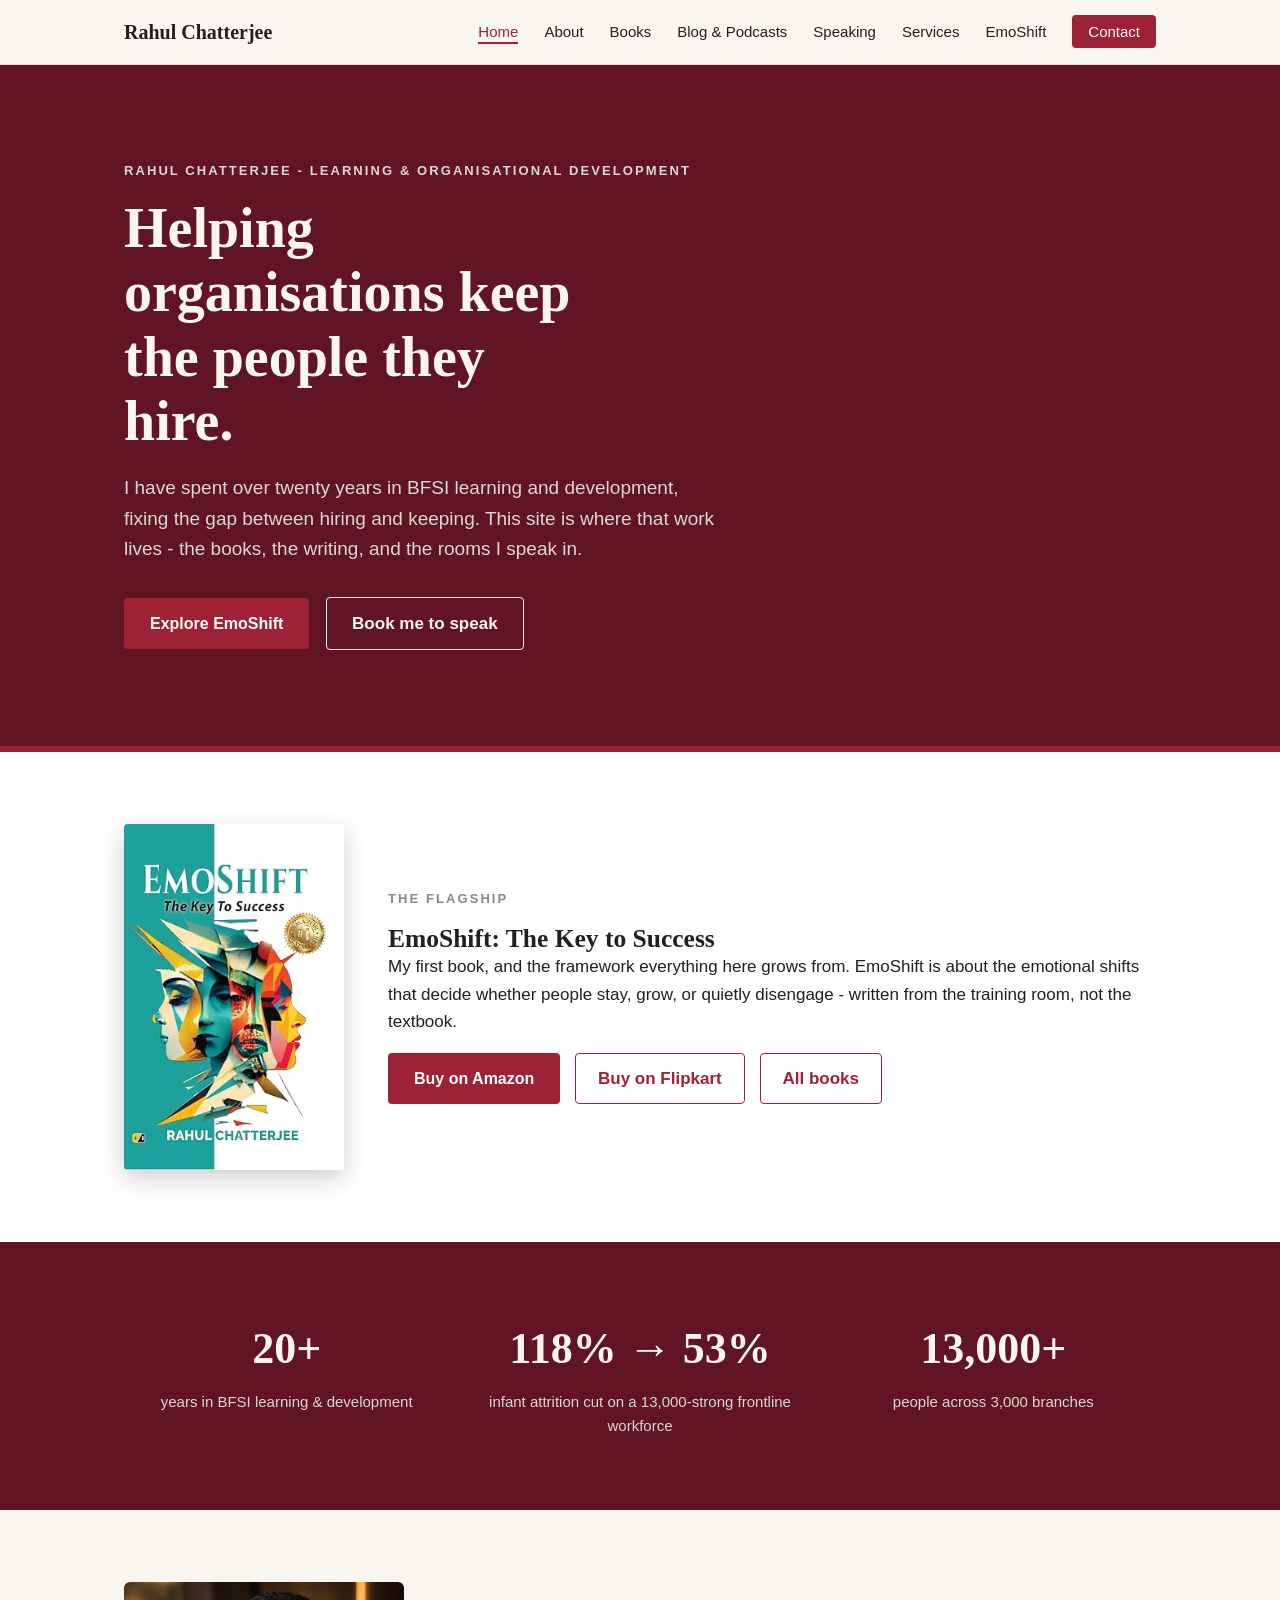
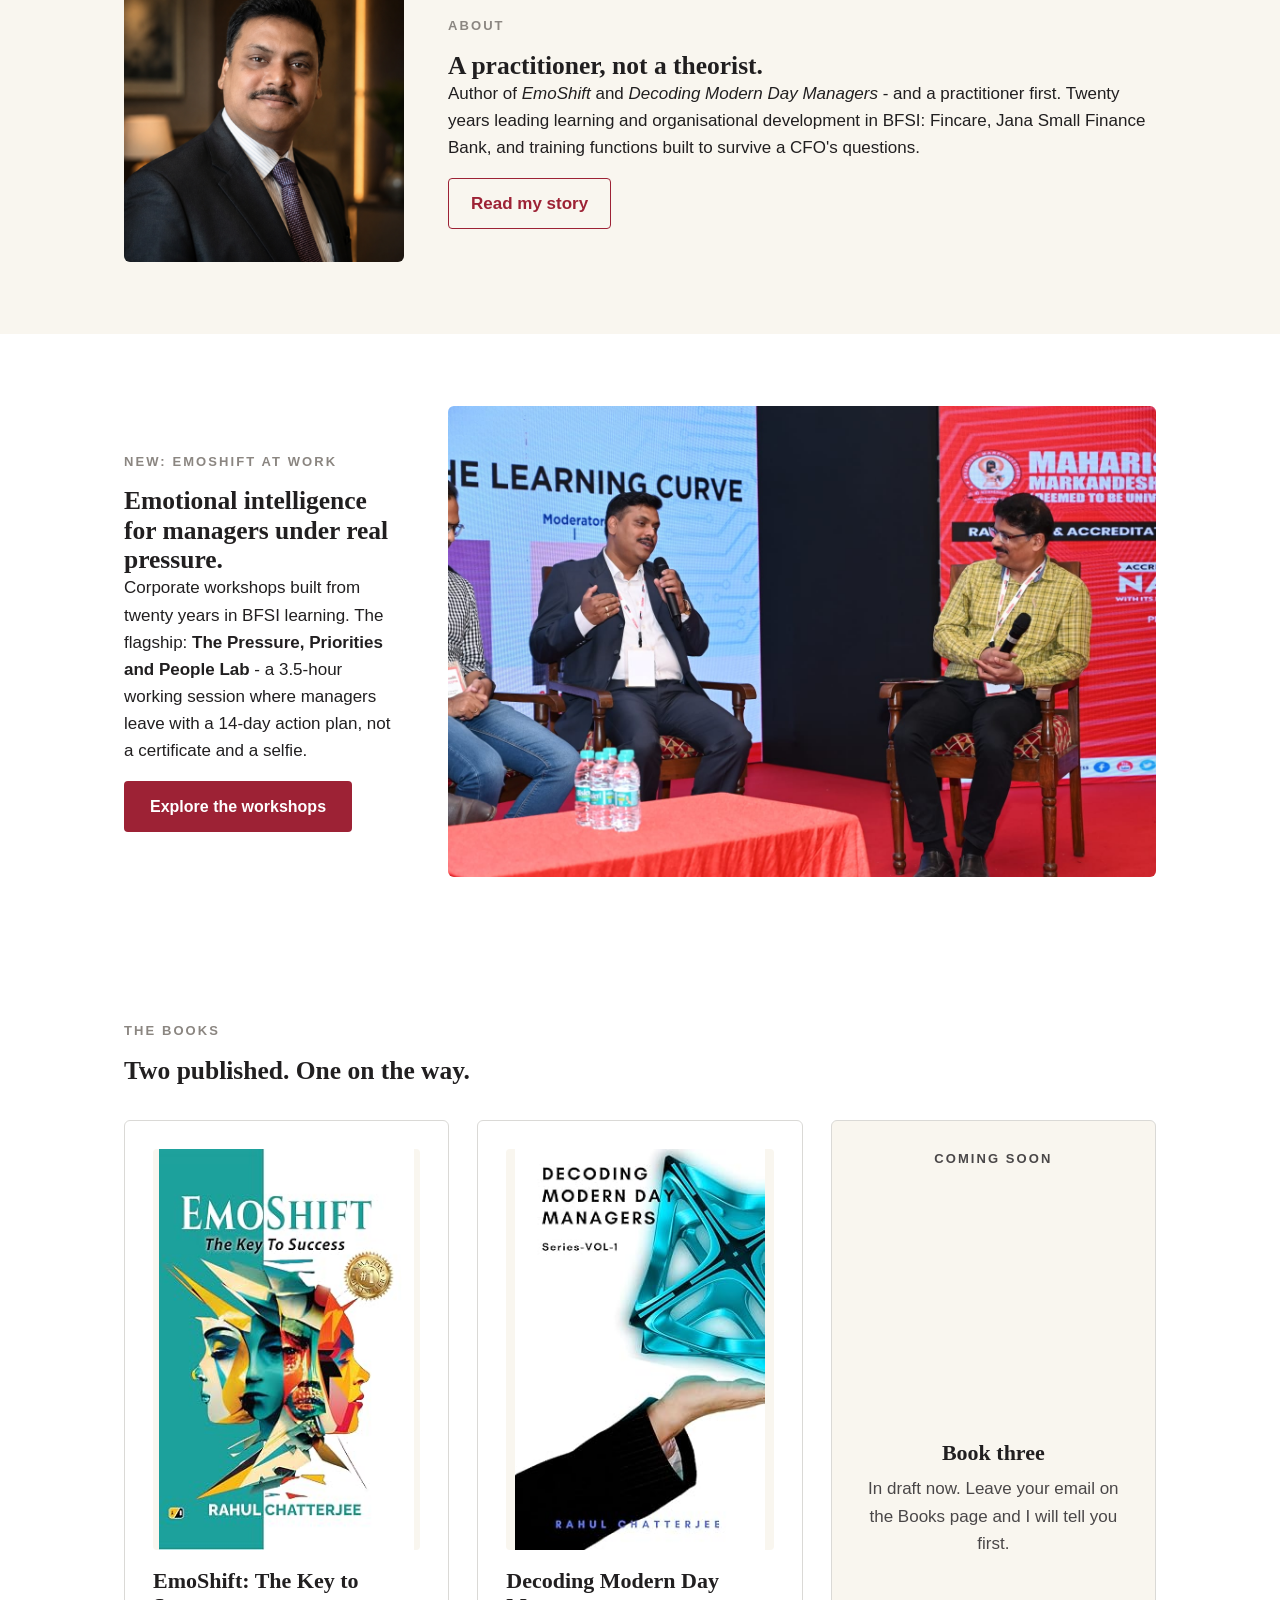
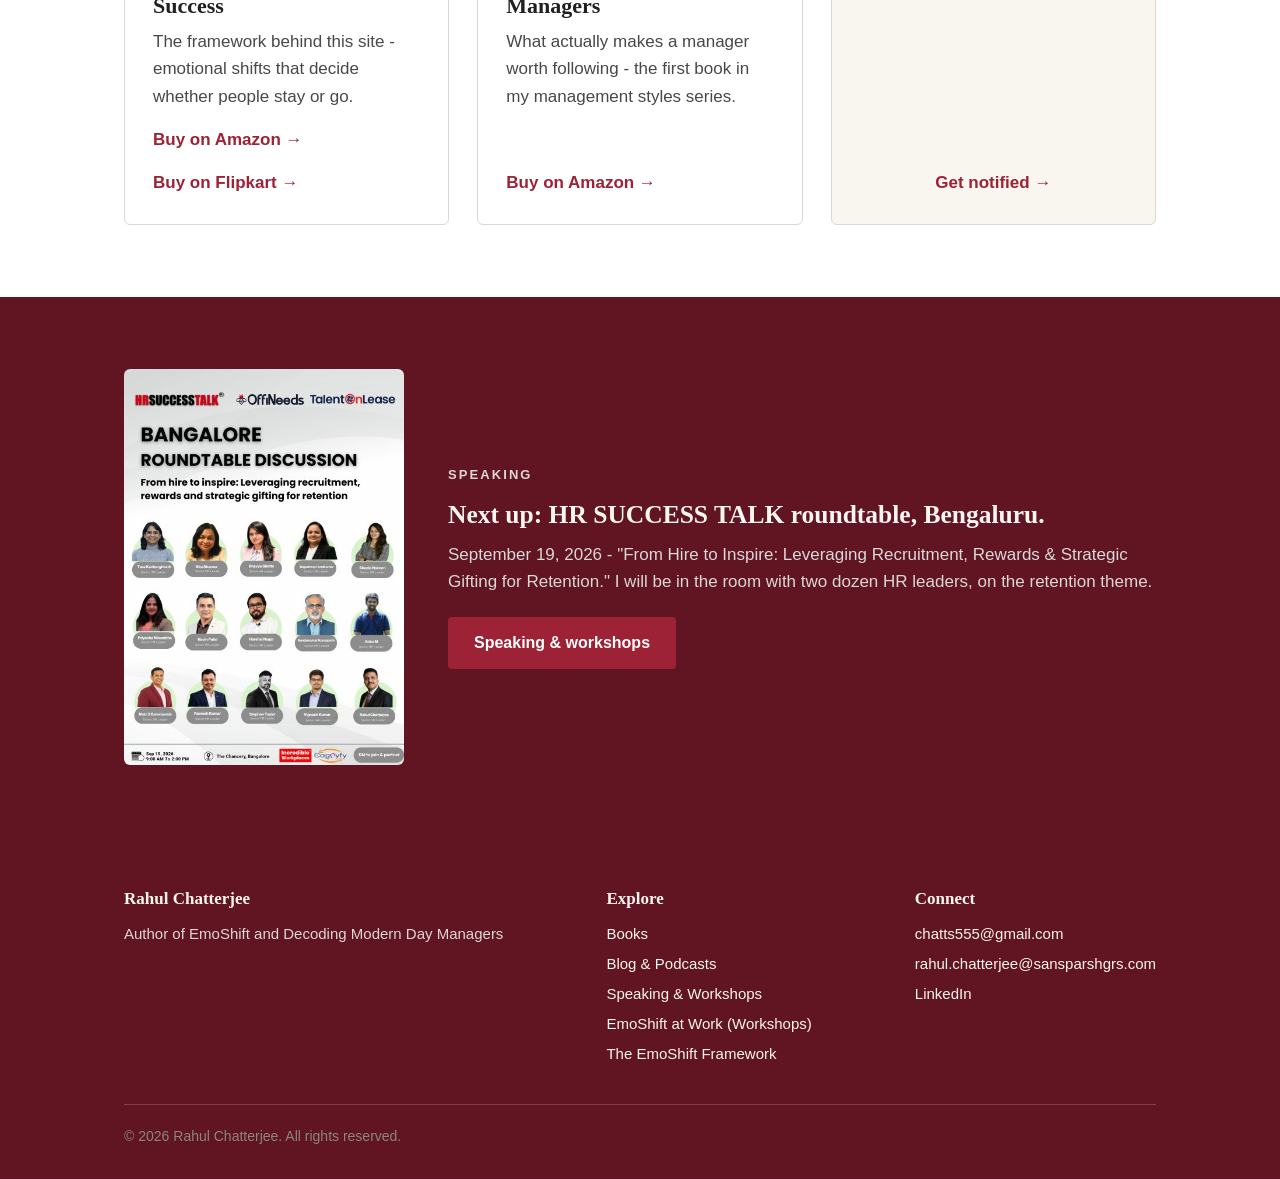
<file: index.html>
<!DOCTYPE html>
<html lang="en">
<head>
<meta charset="UTF-8">
<meta name="viewport" content="width=device-width, initial-scale=1.0">
<title>Rahul Chatterjee - HR & L&D Leader, Author of EmoShift</title>
<meta name="description" content="Helping organisations keep the people they hire. 20+ years in BFSI learning and development, author of EmoShift.">
<link rel="stylesheet" href="css/style.css">
</head>
<body>
<header class="site-nav">
  <div class="wrap nav-inner">
    <a class="nav-brand" href="index.html">Rahul Chatterjee</a>
    <button class="nav-toggle" aria-label="Menu">&#9776;</button>
    <ul class="nav-links">
      <li><a href="index.html" class="active">Home</a></li>
      <li><a href="about.html">About</a></li>
      <li><a href="books.html">Books</a></li>
      <li><a href="blog.html">Blog &amp; Podcasts</a></li>
      <li><a href="speaking.html">Speaking</a></li>
      <li><a href="services.html">Services</a></li>
      <li><a href="emoshift.html">EmoShift</a></li>
      <li><a class="cta-nav" href="contact.html">Contact</a></li>
    </ul>
  </div>
</header>
<section class="hero">
  <div class="wrap">
    <p class="eyebrow">Rahul Chatterjee - Learning &amp; Organisational Development</p>
    <h1>Helping organisations keep the people they hire.</h1>
    <p class="lede">I have spent over twenty years in BFSI learning and development, fixing the gap between hiring and keeping. This site is where that work lives - the books, the writing, and the rooms I speak in.</p>
    <a class="btn" href="emoshift.html">Explore EmoShift</a>
    <a class="btn-ghost" href="speaking.html">Book me to speak</a>
  </div>
</section>

<section class="section flagship">
  <div class="wrap">
    <img src="images/book-emoshift.jpg" alt="EmoShift - The Key to Success book cover">
    <div>
      <p class="eyebrow">The flagship</p>
      <h2>EmoShift: The Key to Success</h2>
      <p>My first book, and the framework everything here grows from. EmoShift is about the emotional shifts that decide whether people stay, grow, or quietly disengage - written from the training room, not the textbook.</p>
      <p style="margin-top:18px"><a class="btn" href="https://www.amazon.in/dp/9358479914" rel="noopener">Buy on Amazon</a> <a class="btn-outline" href="https://www.flipkart.com/emoshift-key-success/p/itmc8c2675e7e3fb?pid=9789358479911" rel="noopener" style="margin-left:10px">Buy on Flipkart</a> <a class="btn-outline" href="books.html" style="margin-left:10px">All books</a></p>
    </div>
  </div>
</section>

<section class="section stats">
  <div class="wrap">
    <div class="cards cards-3">
      <div class="stat"><div class="num">20+</div><div class="lbl">years in BFSI learning &amp; development</div></div>
      <div class="stat"><div class="num">118% &rarr; 53%</div><div class="lbl">infant attrition cut on a 13,000-strong frontline workforce</div></div>
      <div class="stat"><div class="num">13,000+</div><div class="lbl">people across 3,000 branches</div></div>
    </div>
  </div>
</section>

<section class="section">
  <div class="wrap split">
    <img src="images/headshot.jpg" alt="Rahul Chatterjee">
    <div>
      <p class="eyebrow">About</p>
      <h2>A practitioner, not a theorist.</h2>
      <p>Author of <em>EmoShift</em> and <em>Decoding Modern Day Managers</em> - and a practitioner first. Twenty years leading learning and organisational development in BFSI: Fincare, Jana Small Finance Bank, and training functions built to survive a CFO's questions.</p>
      <p style="margin-top:16px"><a class="btn-outline" href="about.html">Read my story</a></p>
    </div>
  </div>
</section>


<section class="section" style="background:var(--white)">
  <div class="wrap split">
    <div>
      <p class="eyebrow">New: EmoShift at Work</p>
      <h2>Emotional intelligence for managers under real pressure.</h2>
      <p>Corporate workshops built from twenty years in BFSI learning. The flagship: <strong>The Pressure, Priorities and People Lab</strong> - a 3.5-hour working session where managers leave with a 14-day action plan, not a certificate and a selfie.</p>
      <p style="margin-top:16px"><a class="btn" href="services.html">Explore the workshops</a></p>
    </div>
    <img src="images/gallery-panel.jpg" alt="Rahul Chatterjee speaking on a panel at HR Conference 3.0, Bangalore" style="border-radius:6px">
  </div>
</section>

<section class="section" style="background:var(--white)">
  <div class="wrap">
    <p class="eyebrow">The books</p>
    <h2 style="margin-bottom:34px">Two published. One on the way.</h2>
    <div class="cards cards-3">
      <div class="card">
        <img class="card-img" src="images/book-emoshift.jpg" alt="EmoShift book cover" style="aspect-ratio:2/3;object-fit:contain;background:var(--cream)">
        <h3>EmoShift: The Key to Success</h3>
        <p>The framework behind this site - emotional shifts that decide whether people stay or go.</p>
        <a class="card-link" href="https://www.amazon.in/dp/9358479914" rel="noopener">Buy on Amazon &rarr;</a>
        <a class="card-link" href="https://www.flipkart.com/emoshift-key-success/p/itmc8c2675e7e3fb?pid=9789358479911" rel="noopener">Buy on Flipkart &rarr;</a>
      </div>
      <div class="card">
        <img class="card-img" src="images/book-decoding.jpg" alt="Decoding Modern Day Managers book cover" style="aspect-ratio:2/3;object-fit:contain;background:var(--cream)">
        <h3>Decoding Modern Day Managers</h3>
        <p>What actually makes a manager worth following - the first book in my management styles series.</p>
        <a class="card-link" href="https://www.amazon.in/dp/B07NMQ8K22" rel="noopener">Buy on Amazon &rarr;</a>
      </div>
      <div class="card" style="justify-content:center;text-align:center;background:var(--cream)">
        <p class="eyebrow">Coming soon</p>
        <h3>Book three</h3>
        <p>In draft now. Leave your email on the Books page and I will tell you first.</p>
        <a class="card-link" href="books.html" style="align-self:center">Get notified &rarr;</a>
      </div>
    </div>
  </div>
</section>

<section class="section" style="background:var(--maroon);color:var(--cream)">
  <div class="wrap split">
    <img src="images/event-sep19.jpg" alt="HR SUCCESS TALK Bangalore roundtable poster" style="border-radius:6px">
    <div>
      <p class="eyebrow" style="color:var(--gray-light)">Speaking</p>
      <h2 style="color:var(--cream)">Next up: HR SUCCESS TALK roundtable, Bengaluru.</h2>
      <p style="color:var(--gray-light);margin:12px 0 22px">September 19, 2026 - "From Hire to Inspire: Leveraging Recruitment, Rewards &amp; Strategic Gifting for Retention." I will be in the room with two dozen HR leaders, on the retention theme.</p>
      <a class="btn" href="speaking.html">Speaking &amp; workshops</a>
    </div>
  </div>
</section>
<footer>
  <div class="wrap">
    <div class="footer-grid">
      <div>
        <h4>Rahul Chatterjee</h4>
        <ul>
          <li>Author of EmoShift and Decoding Modern Day Managers</li>
        </ul>
      </div>
      <div>
        <h4>Explore</h4>
        <ul>
          <li><a href="books.html">Books</a></li>
          <li><a href="blog.html">Blog &amp; Podcasts</a></li>
          <li><a href="speaking.html">Speaking &amp; Workshops</a></li>
          <li><a href="services.html">EmoShift at Work (Workshops)</a></li>
          <li><a href="emoshift.html">The EmoShift Framework</a></li>
        </ul>
      </div>
      <div>
        <h4>Connect</h4>
        <ul>
          <li><a href="mailto:chatts555@gmail.com">chatts555@gmail.com</a></li>
          <li><a href="https://www.linkedin.com/in/rahul-chatterjee-5b00b728" rel="noopener">LinkedIn</a></li>
        </ul>
      </div>
    </div>
    <div class="footer-bottom">&copy; <span id="year">2026</span> Rahul Chatterjee. All rights reserved.</div>
  </div>
</footer>
<script src="js/main.js"></script>
</file>
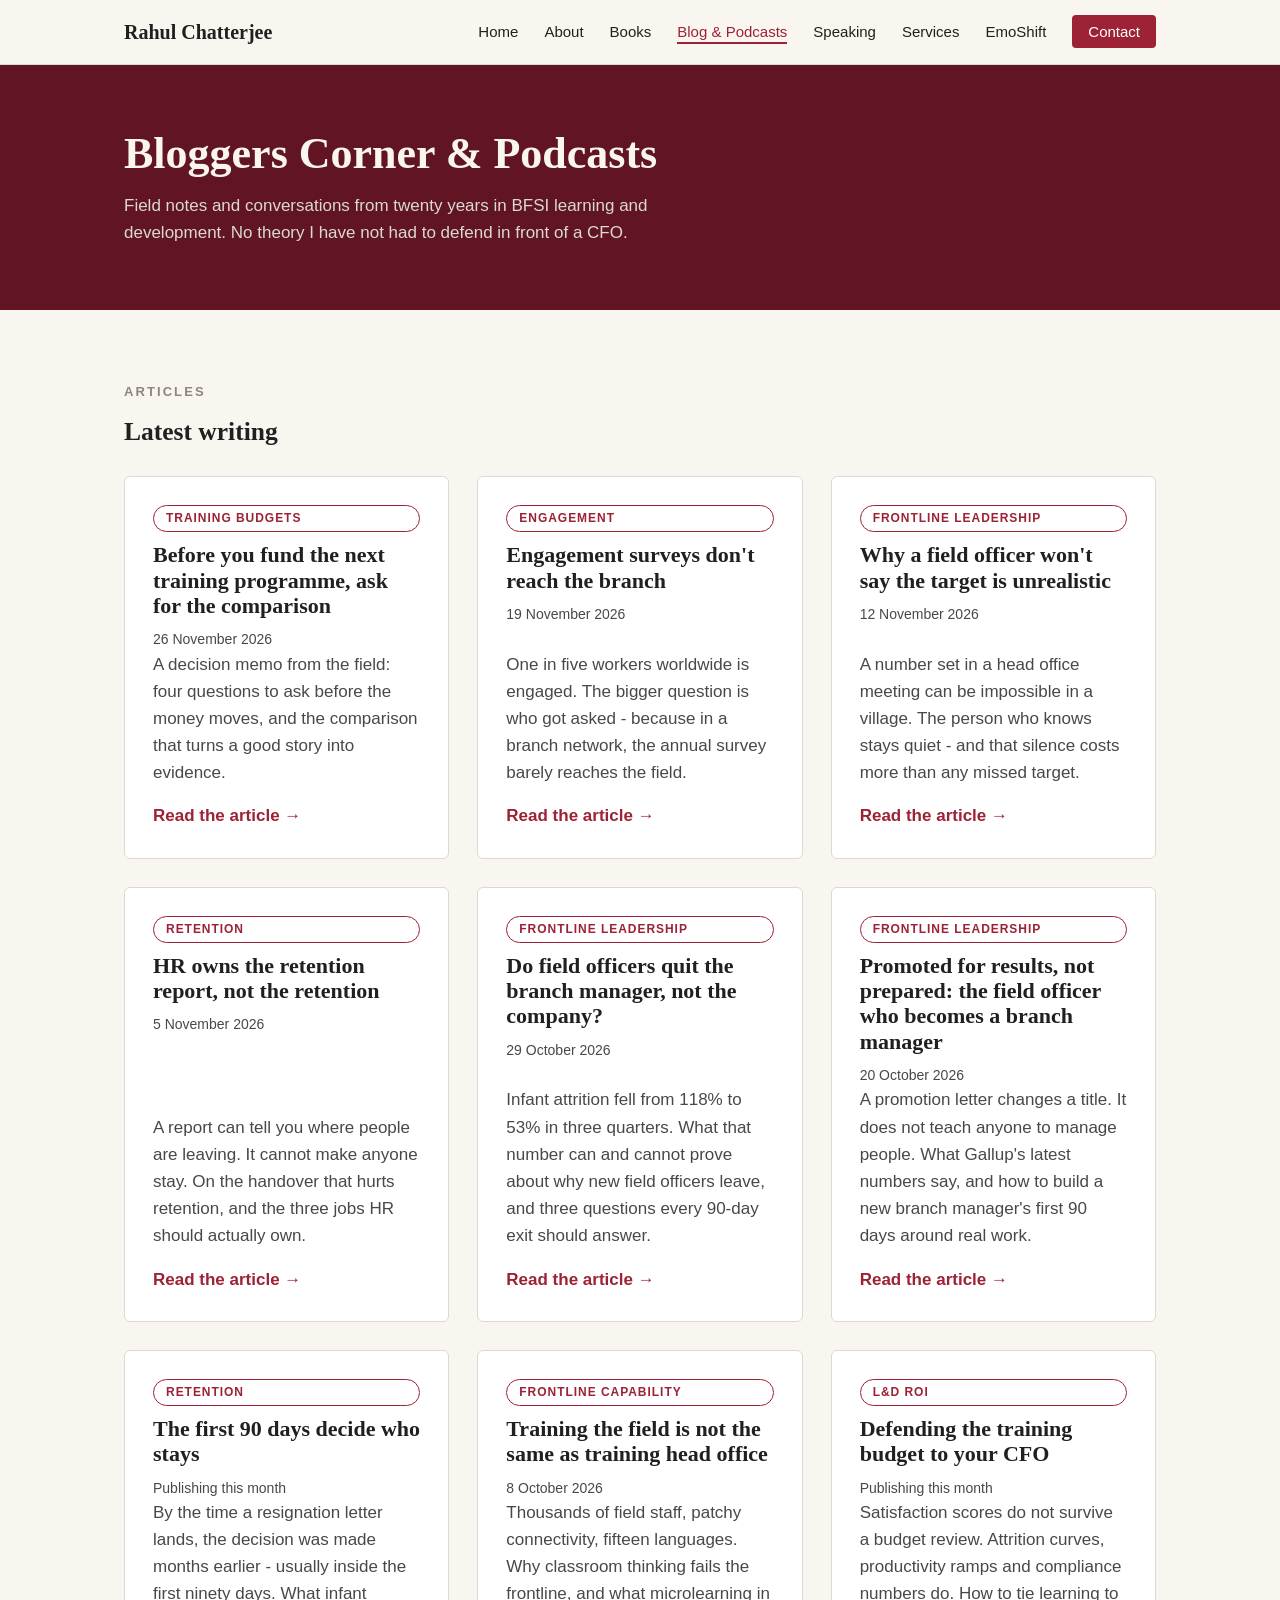
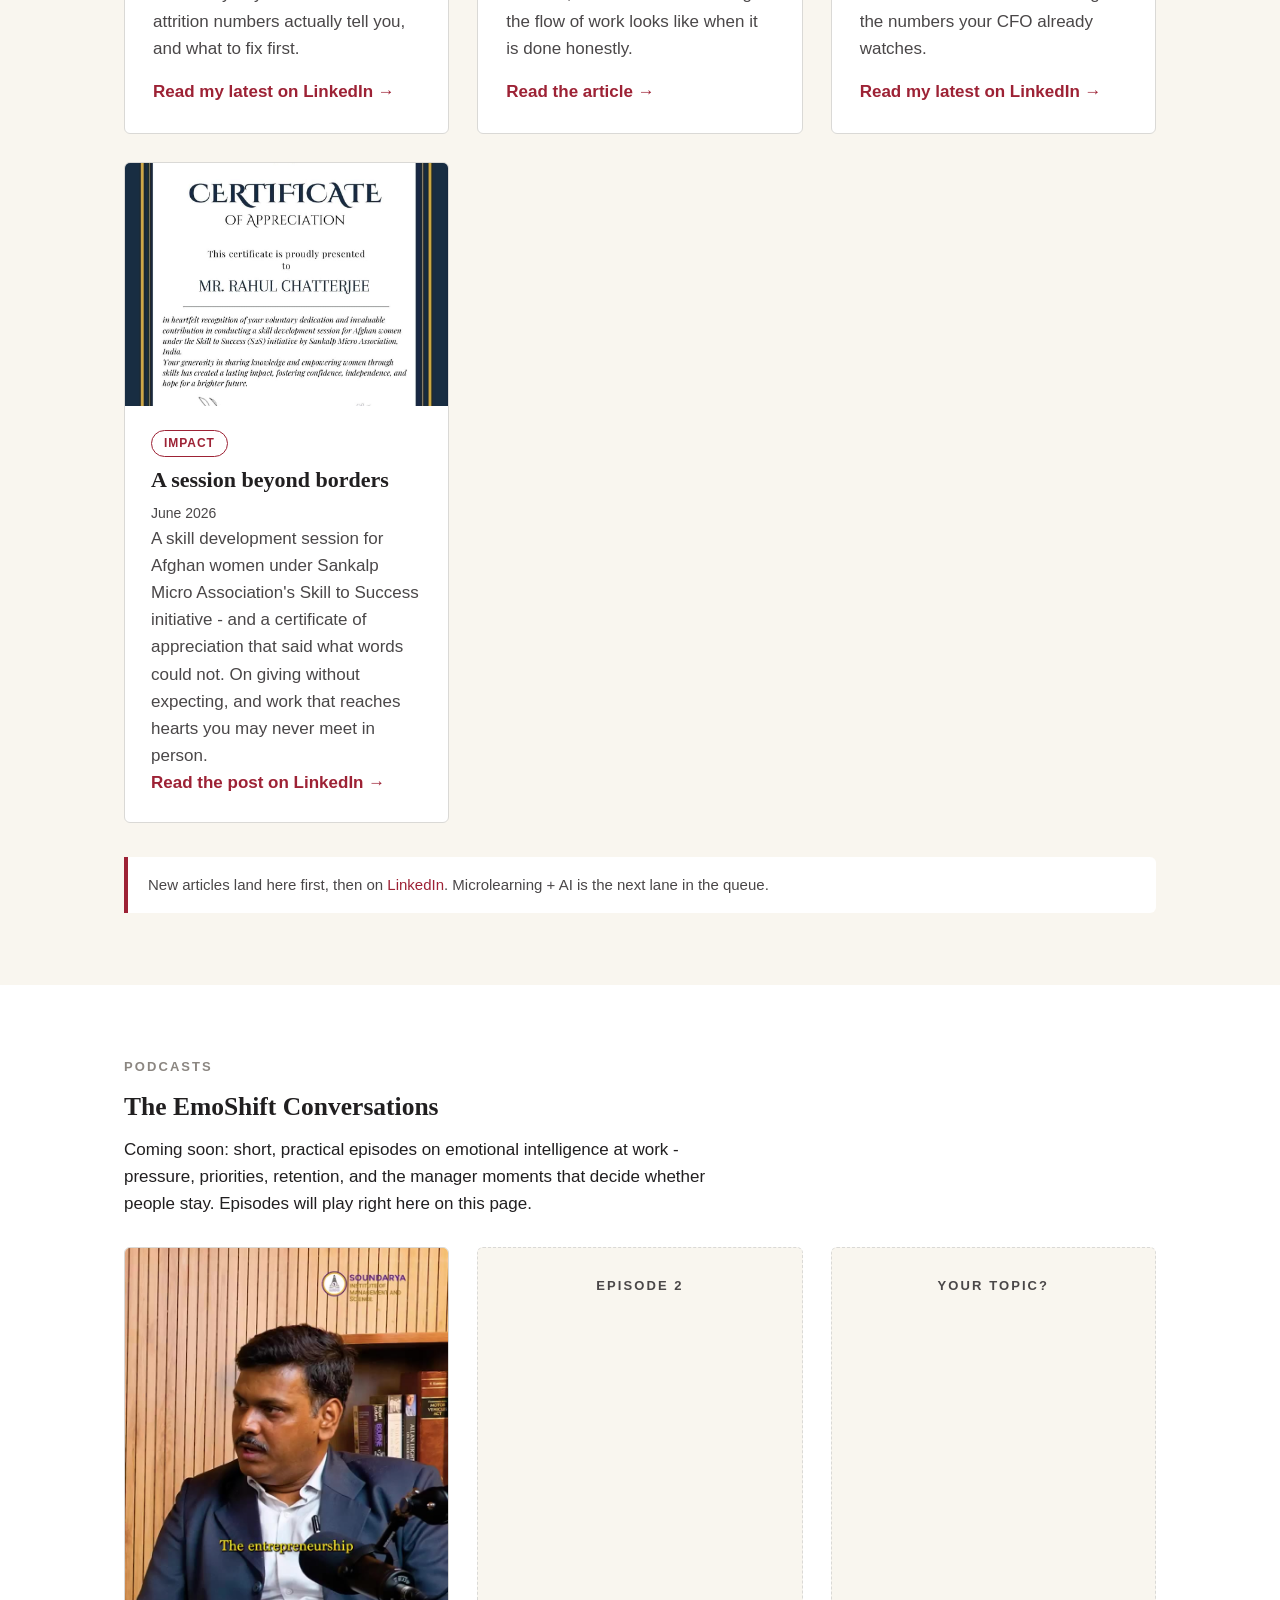
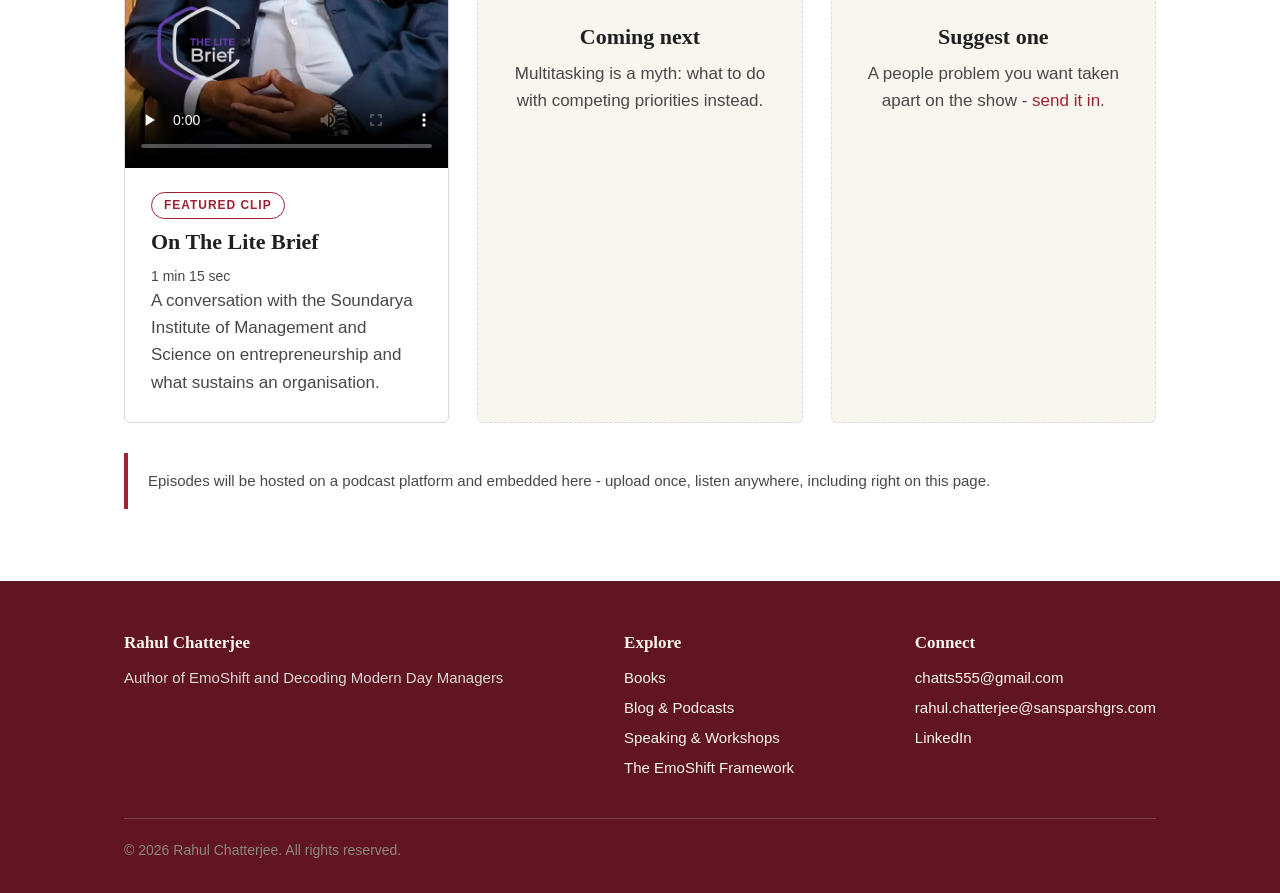
<file: blog.html>
<!DOCTYPE html>
<html lang="en">
<head>
<meta charset="UTF-8">
<meta name="viewport" content="width=device-width, initial-scale=1.0">
<title>Bloggers Corner & Podcasts - Rahul Chatterjee</title>
<meta name="description" content="Articles and podcast episodes on retention, frontline capability, L&D ROI and emotional intelligence - by Rahul Chatterjee.">
<link rel="stylesheet" href="css/style.css">
</head>
<body>
<header class="site-nav">
  <div class="wrap nav-inner">
    <a class="nav-brand" href="index.html">Rahul Chatterjee</a>
    <button class="nav-toggle" aria-label="Menu">&#9776;</button>
    <ul class="nav-links">
      <li><a href="index.html">Home</a></li>
      <li><a href="about.html">About</a></li>
      <li><a href="books.html">Books</a></li>
      <li><a href="blog.html" class="active">Blog &amp; Podcasts</a></li>
      <li><a href="speaking.html">Speaking</a></li>
      <li><a href="services.html">Services</a></li>
      <li><a href="emoshift.html">EmoShift</a></li>
      <li><a class="cta-nav" href="contact.html">Contact</a></li>
    </ul>
  </div>
</header>
<section class="page-hero">
  <div class="wrap">
    <h1>Bloggers Corner &amp; Podcasts</h1>
    <p>Field notes and conversations from twenty years in BFSI learning and development. No theory I have not had to defend in front of a CFO.</p>
  </div>
</section>

<section class="section">
  <div class="wrap">
    <p class="eyebrow">Articles</p>
    <h2 style="margin-bottom:30px">Latest writing</h2>
    <div class="cards cards-3">
      <div class="card">
        <span class="tag">Training budgets</span>
        <h3>Before you fund the next training programme, ask for the comparison</h3>
        <p class="date">26 November 2026</p>
        <p>A decision memo from the field: four questions to ask before the money moves, and the comparison that turns a good story into evidence.</p>
        <a class="card-link" href="articles/training-budget-ask-for-the-comparison.html">Read the article &rarr;</a>
      </div>
      <div class="card">
        <span class="tag">Engagement</span>
        <h3>Engagement surveys don't reach the branch</h3>
        <p class="date">19 November 2026</p>
        <p>One in five workers worldwide is engaged. The bigger question is who got asked - because in a branch network, the annual survey barely reaches the field.</p>
        <a class="card-link" href="articles/engagement-surveys-dont-reach-the-branch.html">Read the article &rarr;</a>
      </div>
      <div class="card">
        <span class="tag">Frontline leadership</span>
        <h3>Why a field officer won't say the target is unrealistic</h3>
        <p class="date">12 November 2026</p>
        <p>A number set in a head office meeting can be impossible in a village. The person who knows stays quiet - and that silence costs more than any missed target.</p>
        <a class="card-link" href="articles/field-officer-unrealistic-target.html">Read the article &rarr;</a>
      </div>
      <div class="card">
        <span class="tag">Retention</span>
        <h3>HR owns the retention report, not the retention</h3>
        <p class="date">5 November 2026</p>
        <p>A report can tell you where people are leaving. It cannot make anyone stay. On the handover that hurts retention, and the three jobs HR should actually own.</p>
        <a class="card-link" href="articles/hr-owns-the-retention-report.html">Read the article &rarr;</a>
      </div>
      <div class="card">
        <span class="tag">Frontline leadership</span>
        <h3>Do field officers quit the branch manager, not the company?</h3>
        <p class="date">29 October 2026</p>
        <p>Infant attrition fell from 118% to 53% in three quarters. What that number can and cannot prove about why new field officers leave, and three questions every 90-day exit should answer.</p>
        <a class="card-link" href="articles/do-field-officers-quit-the-branch-manager.html">Read the article &rarr;</a>
      </div>
      <div class="card">
        <span class="tag">Frontline leadership</span>
        <h3>Promoted for results, not prepared: the field officer who becomes a branch manager</h3>
        <p class="date">20 October 2026</p>
        <p>A promotion letter changes a title. It does not teach anyone to manage people. What Gallup's latest numbers say, and how to build a new branch manager's first 90 days around real work.</p>
        <a class="card-link" href="articles/promoted-for-results-not-prepared.html">Read the article &rarr;</a>
      </div>
      <div class="card">
        <span class="tag">Retention</span>
        <h3>The first 90 days decide who stays</h3>
        <p class="date">Publishing this month</p>
        <p>By the time a resignation letter lands, the decision was made months earlier - usually inside the first ninety days. What infant attrition numbers actually tell you, and what to fix first.</p>
        <a class="card-link" href="https://www.linkedin.com/in/rahul-chatterjee-5b00b728/recent-activity/all/" rel="noopener">Read my latest on LinkedIn &rarr;</a>
      </div>
      <div class="card">
        <span class="tag">Frontline capability</span>
        <h3>Training the field is not the same as training head office</h3>
        <p class="date">8 October 2026</p>
        <p>Thousands of field staff, patchy connectivity, fifteen languages. Why classroom thinking fails the frontline, and what microlearning in the flow of work looks like when it is done honestly.</p>
        <a class="card-link" href="articles/training-the-field.html">Read the article &rarr;</a>
      </div>
      <div class="card">
        <span class="tag">L&amp;D ROI</span>
        <h3>Defending the training budget to your CFO</h3>
        <p class="date">Publishing this month</p>
        <p>Satisfaction scores do not survive a budget review. Attrition curves, productivity ramps and compliance numbers do. How to tie learning to the numbers your CFO already watches.</p>
        <a class="card-link" href="https://www.linkedin.com/in/rahul-chatterjee-5b00b728/recent-activity/all/" rel="noopener">Read my latest on LinkedIn &rarr;</a>
      </div>
      <div class="card" style="padding:0;overflow:hidden">
        <img src="images/blog-afghanistan.jpg" alt="Certificate of appreciation presented to Rahul Chatterjee by Sankalp Micro Association and United Leaders Global, Afghanistan" style="width:100%;aspect-ratio:4/3;object-fit:cover;display:block">
        <div style="padding:22px 26px 26px">
          <span class="tag">Impact</span>
          <h3>A session beyond borders</h3>
          <p class="date">June 2026</p>
          <p>A skill development session for Afghan women under Sankalp Micro Association's Skill to Success initiative - and a certificate of appreciation that said what words could not. On giving without expecting, and work that reaches hearts you may never meet in person.</p>
          <a class="card-link" href="https://www.linkedin.com/posts/rahul-chatterjee-5b00b728_sankalpmicroassociation-unitedleadersglobalafganistan-activity-7471901558327320576--pVQ" rel="noopener">Read the post on LinkedIn &rarr;</a>
        </div>
      </div>
    </div>
    <div class="note" style="margin-top:34px">New articles land here first, then on <a href="https://www.linkedin.com/in/rahul-chatterjee-5b00b728" rel="noopener">LinkedIn</a>. Microlearning + AI is the next lane in the queue.</div>
  </div>
</section>

<section class="section" style="background:var(--white)">
  <div class="wrap">
    <p class="eyebrow">Podcasts</p>
    <h2 style="margin-bottom:14px">The EmoShift Conversations</h2>
    <p style="max-width:64ch;margin-bottom:30px">Coming soon: short, practical episodes on emotional intelligence at work - pressure, priorities, retention, and the manager moments that decide whether people stay. Episodes will play right here on this page.</p>
    <div class="cards cards-3">
      <div class="card" style="padding:0;overflow:hidden">
        <video controls playsinline preload="none" poster="media/lite-brief-poster.jpg" style="width:100%;aspect-ratio:9/16;max-height:520px;object-fit:cover;background:#000;display:block">
          <source src="media/lite-brief-clip.mp4" type="video/mp4">
        </video>
        <div style="padding:22px 26px 26px">
          <span class="tag">Featured clip</span>
          <h3>On The Lite Brief</h3>
          <p class="date">1 min 15 sec</p>
          <p>A conversation with the Soundarya Institute of Management and Science on entrepreneurship and what sustains an organisation.</p>
        </div>
      </div>
      <div class="card" style="background:var(--cream);border-style:dashed;justify-content:center;text-align:center">
        <p class="eyebrow">Episode 2</p>
        <h3>Coming next</h3>
        <p>Multitasking is a myth: what to do with competing priorities instead.</p>
      </div>
      <div class="card" style="background:var(--cream);border-style:dashed;justify-content:center;text-align:center">
        <p class="eyebrow">Your topic?</p>
        <h3>Suggest one</h3>
        <p>A people problem you want taken apart on the show - <a href="mailto:chatts555@gmail.com?subject=Podcast%20topic%20suggestion">send it in</a>.</p>
      </div>
    </div>
    <div class="note" style="margin-top:30px">Episodes will be hosted on a podcast platform and embedded here - upload once, listen anywhere, including right on this page.</div>
  </div>
</section>
<footer>
  <div class="wrap">
    <div class="footer-grid">
      <div>
        <h4>Rahul Chatterjee</h4>
        <ul>
          <li>Author of EmoShift and Decoding Modern Day Managers</li>
        </ul>
      </div>
      <div>
        <h4>Explore</h4>
        <ul>
          <li><a href="books.html">Books</a></li>
          <li><a href="blog.html">Blog &amp; Podcasts</a></li>
          <li><a href="speaking.html">Speaking &amp; Workshops</a></li>
          <li><a href="emoshift.html">The EmoShift Framework</a></li>
        </ul>
      </div>
      <div>
        <h4>Connect</h4>
        <ul>
          <li><a href="mailto:chatts555@gmail.com">chatts555@gmail.com</a></li>
          <li><a href="https://www.linkedin.com/in/rahul-chatterjee-5b00b728" rel="noopener">LinkedIn</a></li>
        </ul>
      </div>
    </div>
    <div class="footer-bottom">&copy; <span id="year">2026</span> Rahul Chatterjee. All rights reserved.</div>
  </div>
</footer>
<script src="js/main.js"></script>
</file>
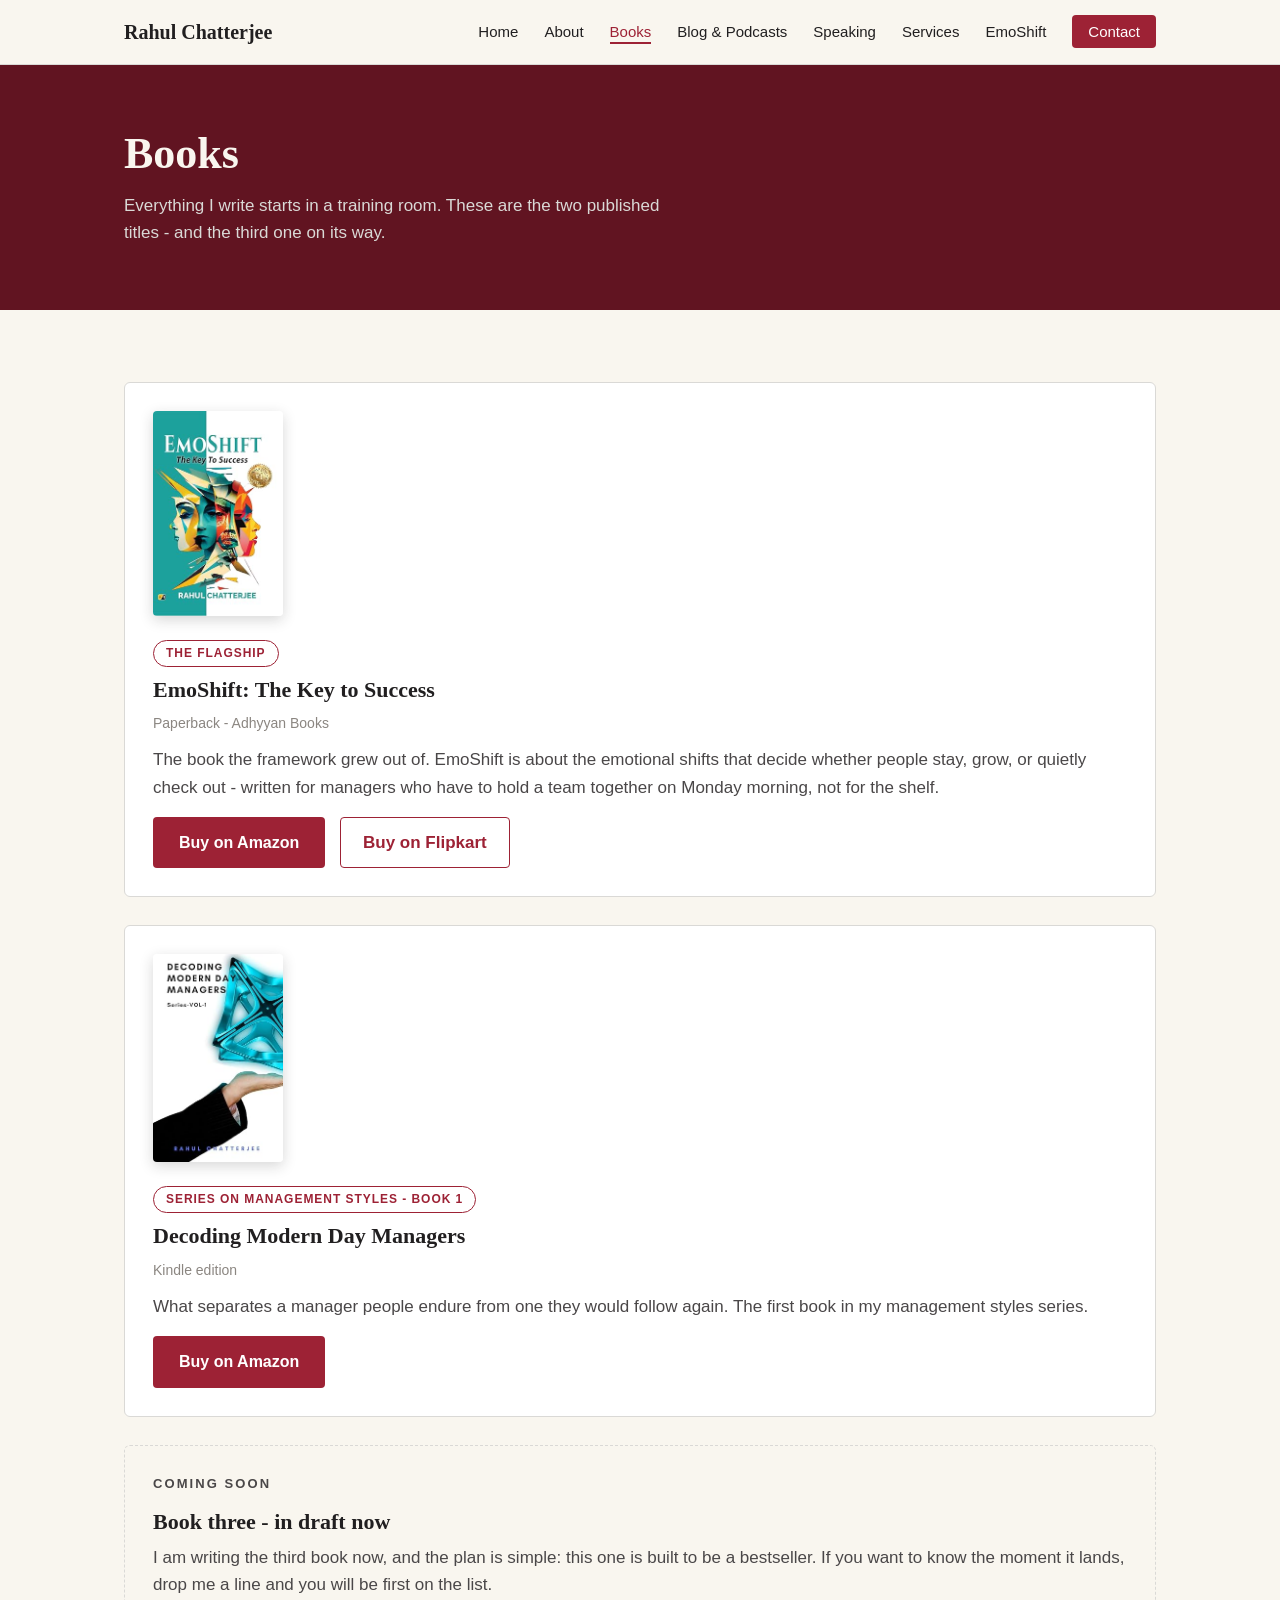
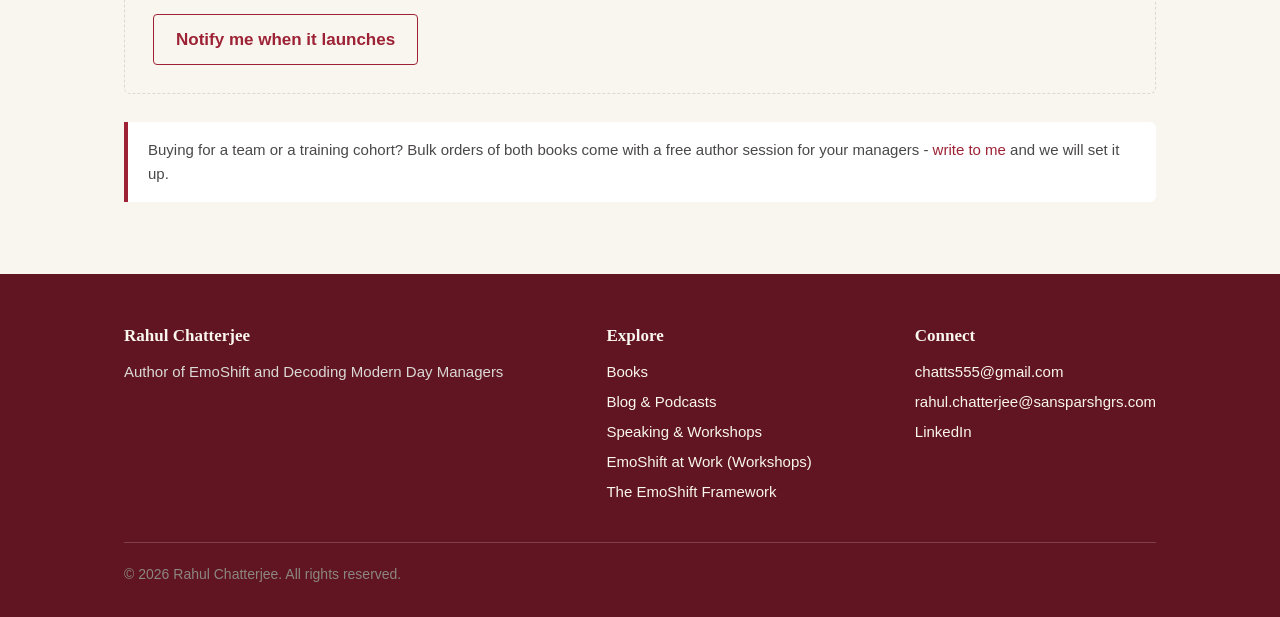
<file: books.html>
<!DOCTYPE html>
<html lang="en">
<head>
<meta charset="UTF-8">
<meta name="viewport" content="width=device-width, initial-scale=1.0">
<title>Books - Rahul Chatterjee</title>
<meta name="description" content="EmoShift: The Key to Success and Decoding Modern Day Managers by Rahul Chatterjee. Book three coming soon.">
<link rel="stylesheet" href="css/style.css">
</head>
<body>
<header class="site-nav">
  <div class="wrap nav-inner">
    <a class="nav-brand" href="index.html">Rahul Chatterjee</a>
    <button class="nav-toggle" aria-label="Menu">&#9776;</button>
    <ul class="nav-links">
      <li><a href="index.html">Home</a></li>
      <li><a href="about.html">About</a></li>
      <li><a href="books.html" class="active">Books</a></li>
      <li><a href="blog.html">Blog &amp; Podcasts</a></li>
      <li><a href="speaking.html">Speaking</a></li>
      <li><a href="services.html">Services</a></li>
      <li><a href="emoshift.html">EmoShift</a></li>
      <li><a class="cta-nav" href="contact.html">Contact</a></li>
    </ul>
  </div>
</header>
<section class="page-hero">
  <div class="wrap">
    <h1>Books</h1>
    <p>Everything I write starts in a training room. These are the two published titles - and the third one on its way.</p>
  </div>
</section>

<section class="section">
  <div class="wrap" style="display:grid;gap:28px">
    <div class="card book-card">
      <img src="images/book-emoshift.jpg" alt="EmoShift - The Key to Success cover">
      <div>
        <span class="tag">The flagship</span>
        <h3>EmoShift: The Key to Success</h3>
        <p class="meta">Paperback - Adhyyan Books</p>
        <p>The book the framework grew out of. EmoShift is about the emotional shifts that decide whether people stay, grow, or quietly check out - written for managers who have to hold a team together on Monday morning, not for the shelf.</p>
        <p style="margin-top:16px"><a class="btn" href="https://www.amazon.in/dp/9358479914" rel="noopener">Buy on Amazon</a> <a class="btn-outline" href="https://www.flipkart.com/emoshift-key-success/p/itmc8c2675e7e3fb?pid=9789358479911" rel="noopener" style="margin-left:10px">Buy on Flipkart</a></p>
      </div>
    </div>
    <div class="card book-card">
      <img src="images/book-decoding.jpg" alt="Decoding Modern Day Managers cover">
      <div>
        <span class="tag">Series on management styles - Book 1</span>
        <h3>Decoding Modern Day Managers</h3>
        <p class="meta">Kindle edition</p>
        <p>What separates a manager people endure from one they would follow again. The first book in my management styles series.</p>
        <p style="margin-top:16px"><a class="btn" href="https://www.amazon.in/dp/B07NMQ8K22" rel="noopener">Buy on Amazon</a></p>
      </div>
    </div>
    <div class="card" style="background:var(--cream);border-style:dashed">
      <p class="eyebrow">Coming soon</p>
      <h3>Book three - in draft now</h3>
      <p>I am writing the third book now, and the plan is simple: this one is built to be a bestseller. If you want to know the moment it lands, drop me a line and you will be first on the list.</p>
      <p style="margin-top:16px"><a class="btn-outline" href="mailto:chatts555@gmail.com?subject=Book%20three%20-%20notify%20me&body=Hi%20Rahul%2C%20please%20let%20me%20know%20when%20your%20third%20book%20is%20out.">Notify me when it launches</a></p>
    </div>
    <div class="note">Buying for a team or a training cohort? Bulk orders of both books come with a free author session for your managers - <a href="mailto:chatts555@gmail.com?subject=Bulk%20book%20order">write to me</a> and we will set it up.</div>
  </div>
</section>
<footer>
  <div class="wrap">
    <div class="footer-grid">
      <div>
        <h4>Rahul Chatterjee</h4>
        <ul>
          <li>Author of EmoShift and Decoding Modern Day Managers</li>
        </ul>
      </div>
      <div>
        <h4>Explore</h4>
        <ul>
          <li><a href="books.html">Books</a></li>
          <li><a href="blog.html">Blog &amp; Podcasts</a></li>
          <li><a href="speaking.html">Speaking &amp; Workshops</a></li>
          <li><a href="services.html">EmoShift at Work (Workshops)</a></li>
          <li><a href="emoshift.html">The EmoShift Framework</a></li>
        </ul>
      </div>
      <div>
        <h4>Connect</h4>
        <ul>
          <li><a href="mailto:chatts555@gmail.com">chatts555@gmail.com</a></li>
          <li><a href="https://www.linkedin.com/in/rahul-chatterjee-5b00b728" rel="noopener">LinkedIn</a></li>
        </ul>
      </div>
    </div>
    <div class="footer-bottom">&copy; <span id="year">2026</span> Rahul Chatterjee. All rights reserved.</div>
  </div>
</footer>
<script src="js/main.js"></script>
</file>
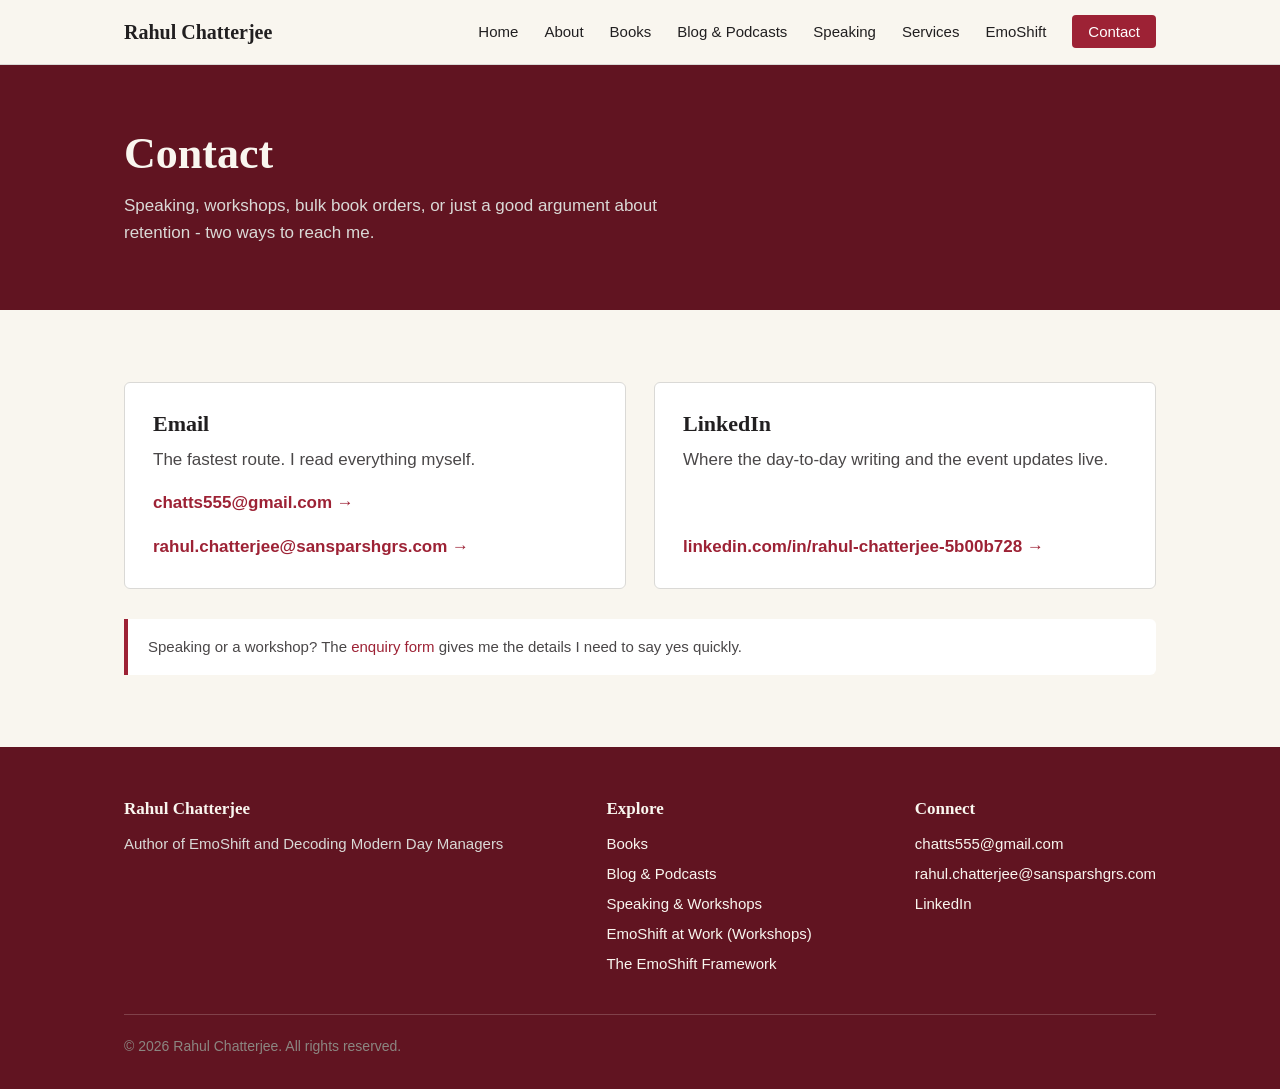
<file: contact.html>
<!DOCTYPE html>
<html lang="en">
<head>
<meta charset="UTF-8">
<meta name="viewport" content="width=device-width, initial-scale=1.0">
<title>Contact - Rahul Chatterjee</title>
<meta name="description" content="Reach Rahul Chatterjee - email and LinkedIn.">
<link rel="stylesheet" href="css/style.css">
</head>
<body>
<header class="site-nav">
  <div class="wrap nav-inner">
    <a class="nav-brand" href="index.html">Rahul Chatterjee</a>
    <button class="nav-toggle" aria-label="Menu">&#9776;</button>
    <ul class="nav-links">
      <li><a href="index.html">Home</a></li>
      <li><a href="about.html">About</a></li>
      <li><a href="books.html">Books</a></li>
      <li><a href="blog.html">Blog &amp; Podcasts</a></li>
      <li><a href="speaking.html">Speaking</a></li>
      <li><a href="services.html">Services</a></li>
      <li><a href="emoshift.html">EmoShift</a></li>
      <li><a class="cta-nav" href="contact.html">Contact</a></li>
    </ul>
  </div>
</header>
<section class="page-hero">
  <div class="wrap">
    <h1>Contact</h1>
    <p>Speaking, workshops, bulk book orders, or just a good argument about retention - two ways to reach me.</p>
  </div>
</section>

<section class="section">
  <div class="wrap cards cards-2">
    <div class="card">
      <h3>Email</h3>
      <p>The fastest route. I read everything myself.</p>
      <a class="card-link" href="mailto:chatts555@gmail.com">chatts555@gmail.com &rarr;</a>
      <a class="card-link" href="mailto:rahul.chatterjee@sansparshgrs.com" style="overflow-wrap:anywhere">rahul.chatterjee@sansparshgrs.com &rarr;</a>
    </div>
    <div class="card">
      <h3>LinkedIn</h3>
      <p>Where the day-to-day writing and the event updates live.</p>
      <a class="card-link" href="https://www.linkedin.com/in/rahul-chatterjee-5b00b728" rel="noopener">linkedin.com/in/rahul-chatterjee-5b00b728 &rarr;</a>
    </div>
  </div>
  <div class="wrap" style="margin-top:30px">
    <div class="note">Speaking or a workshop? The <a href="speaking.html">enquiry form</a> gives me the details I need to say yes quickly.</div>
  </div>
</section>
<footer>
  <div class="wrap">
    <div class="footer-grid">
      <div>
        <h4>Rahul Chatterjee</h4>
        <ul>
          <li>Author of EmoShift and Decoding Modern Day Managers</li>
        </ul>
      </div>
      <div>
        <h4>Explore</h4>
        <ul>
          <li><a href="books.html">Books</a></li>
          <li><a href="blog.html">Blog &amp; Podcasts</a></li>
          <li><a href="speaking.html">Speaking &amp; Workshops</a></li>
          <li><a href="services.html">EmoShift at Work (Workshops)</a></li>
          <li><a href="emoshift.html">The EmoShift Framework</a></li>
        </ul>
      </div>
      <div>
        <h4>Connect</h4>
        <ul>
          <li><a href="mailto:chatts555@gmail.com">chatts555@gmail.com</a></li>
          <li><a href="https://www.linkedin.com/in/rahul-chatterjee-5b00b728" rel="noopener">LinkedIn</a></li>
        </ul>
      </div>
    </div>
    <div class="footer-bottom">&copy; <span id="year">2026</span> Rahul Chatterjee. All rights reserved.</div>
  </div>
</footer>
<script src="js/main.js"></script>
</file>
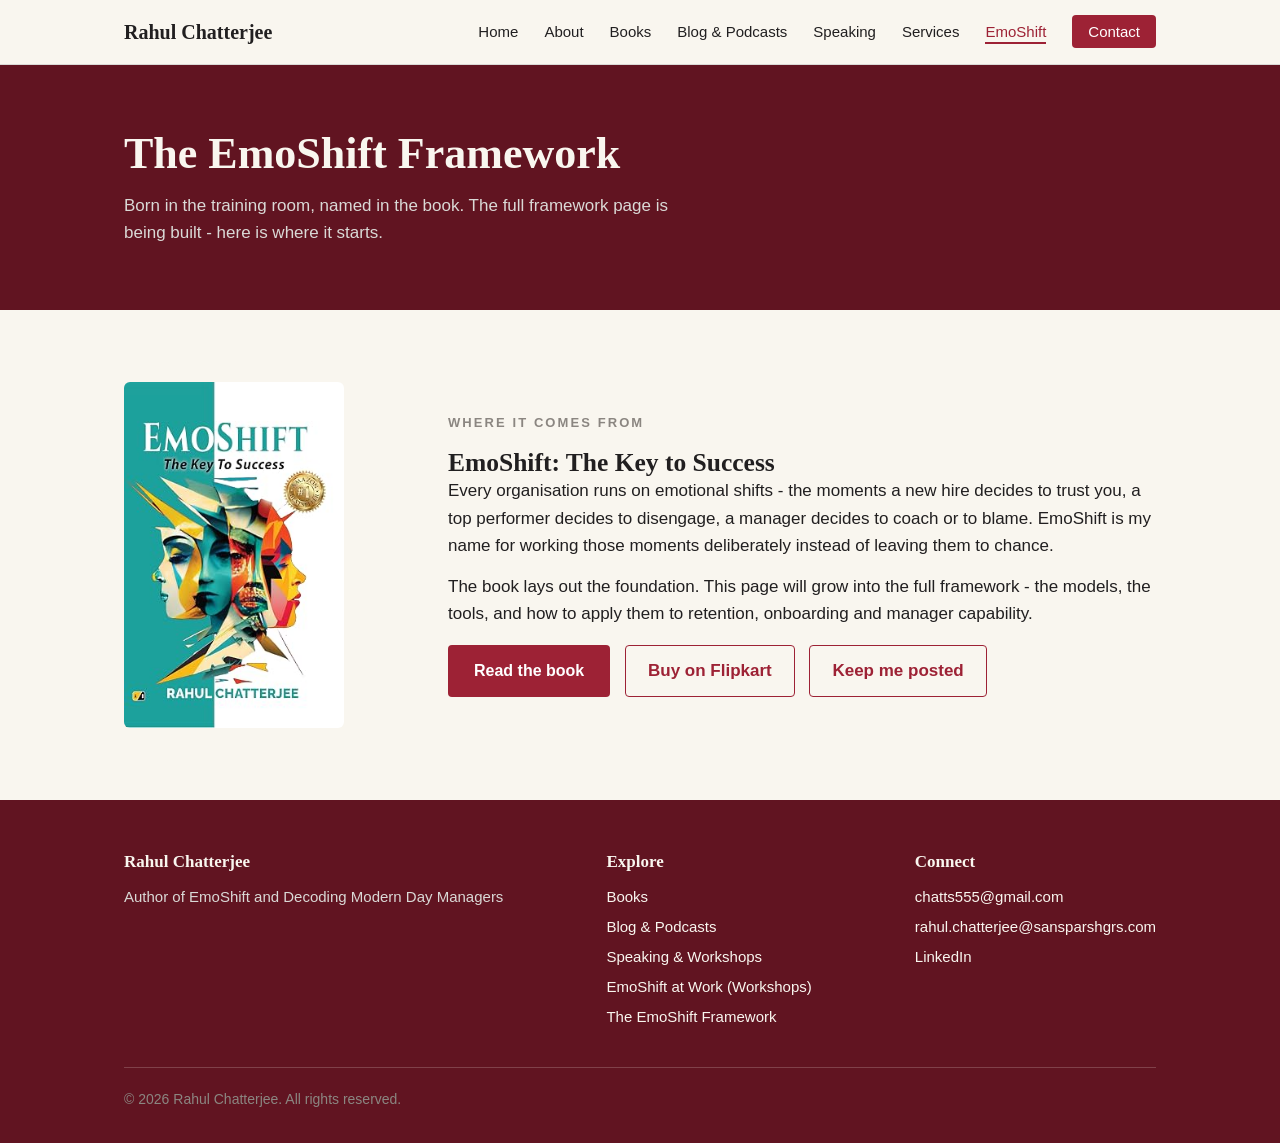
<file: emoshift.html>
<!DOCTYPE html>
<html lang="en">
<head>
<meta charset="UTF-8">
<meta name="viewport" content="width=device-width, initial-scale=1.0">
<title>The EmoShift Framework - Rahul Chatterjee</title>
<meta name="description" content="EmoShift - the framework from Rahul Chatterjee's book on the emotional shifts that decide whether people stay or go.">
<link rel="stylesheet" href="css/style.css">
</head>
<body>
<header class="site-nav">
  <div class="wrap nav-inner">
    <a class="nav-brand" href="index.html">Rahul Chatterjee</a>
    <button class="nav-toggle" aria-label="Menu">&#9776;</button>
    <ul class="nav-links">
      <li><a href="index.html">Home</a></li>
      <li><a href="about.html">About</a></li>
      <li><a href="books.html">Books</a></li>
      <li><a href="blog.html">Blog &amp; Podcasts</a></li>
      <li><a href="speaking.html">Speaking</a></li>
      <li><a href="services.html">Services</a></li>
      <li><a href="emoshift.html" class="active">EmoShift</a></li>
      <li><a class="cta-nav" href="contact.html">Contact</a></li>
    </ul>
  </div>
</header>
<section class="page-hero">
  <div class="wrap">
    <h1>The EmoShift Framework</h1>
    <p>Born in the training room, named in the book. The full framework page is being built - here is where it starts.</p>
  </div>
</section>

<section class="section">
  <div class="wrap split">
    <img src="images/book-emoshift.jpg" alt="EmoShift - The Key to Success book cover" style="max-width:220px">
    <div>
      <p class="eyebrow">Where it comes from</p>
      <h2>EmoShift: The Key to Success</h2>
      <p>Every organisation runs on emotional shifts - the moments a new hire decides to trust you, a top performer decides to disengage, a manager decides to coach or to blame. EmoShift is my name for working those moments deliberately instead of leaving them to chance.</p>
      <p style="margin-top:14px">The book lays out the foundation. This page will grow into the full framework - the models, the tools, and how to apply them to retention, onboarding and manager capability.</p>
      <p style="margin-top:18px"><a class="btn" href="https://www.amazon.in/dp/9358479914" rel="noopener">Read the book</a> <a class="btn-outline" href="https://www.flipkart.com/emoshift-key-success/p/itmc8c2675e7e3fb?pid=9789358479911" rel="noopener" style="margin-left:10px">Buy on Flipkart</a> <a class="btn-outline" href="mailto:chatts555@gmail.com?subject=EmoShift%20framework%20-%20keep%20me%20posted&body=Hi%20Rahul%2C%20keep%20me%20posted%20on%20the%20EmoShift%20framework%20page%20and%20tools." style="margin-left:10px">Keep me posted</a></p>
    </div>
  </div>
</section>
<footer>
  <div class="wrap">
    <div class="footer-grid">
      <div>
        <h4>Rahul Chatterjee</h4>
        <ul>
          <li>Author of EmoShift and Decoding Modern Day Managers</li>
        </ul>
      </div>
      <div>
        <h4>Explore</h4>
        <ul>
          <li><a href="books.html">Books</a></li>
          <li><a href="blog.html">Blog &amp; Podcasts</a></li>
          <li><a href="speaking.html">Speaking &amp; Workshops</a></li>
          <li><a href="services.html">EmoShift at Work (Workshops)</a></li>
          <li><a href="emoshift.html">The EmoShift Framework</a></li>
        </ul>
      </div>
      <div>
        <h4>Connect</h4>
        <ul>
          <li><a href="mailto:chatts555@gmail.com">chatts555@gmail.com</a></li>
          <li><a href="https://www.linkedin.com/in/rahul-chatterjee-5b00b728" rel="noopener">LinkedIn</a></li>
        </ul>
      </div>
    </div>
    <div class="footer-bottom">&copy; <span id="year">2026</span> Rahul Chatterjee. All rights reserved.</div>
  </div>
</footer>
<script src="js/main.js"></script>
</file>
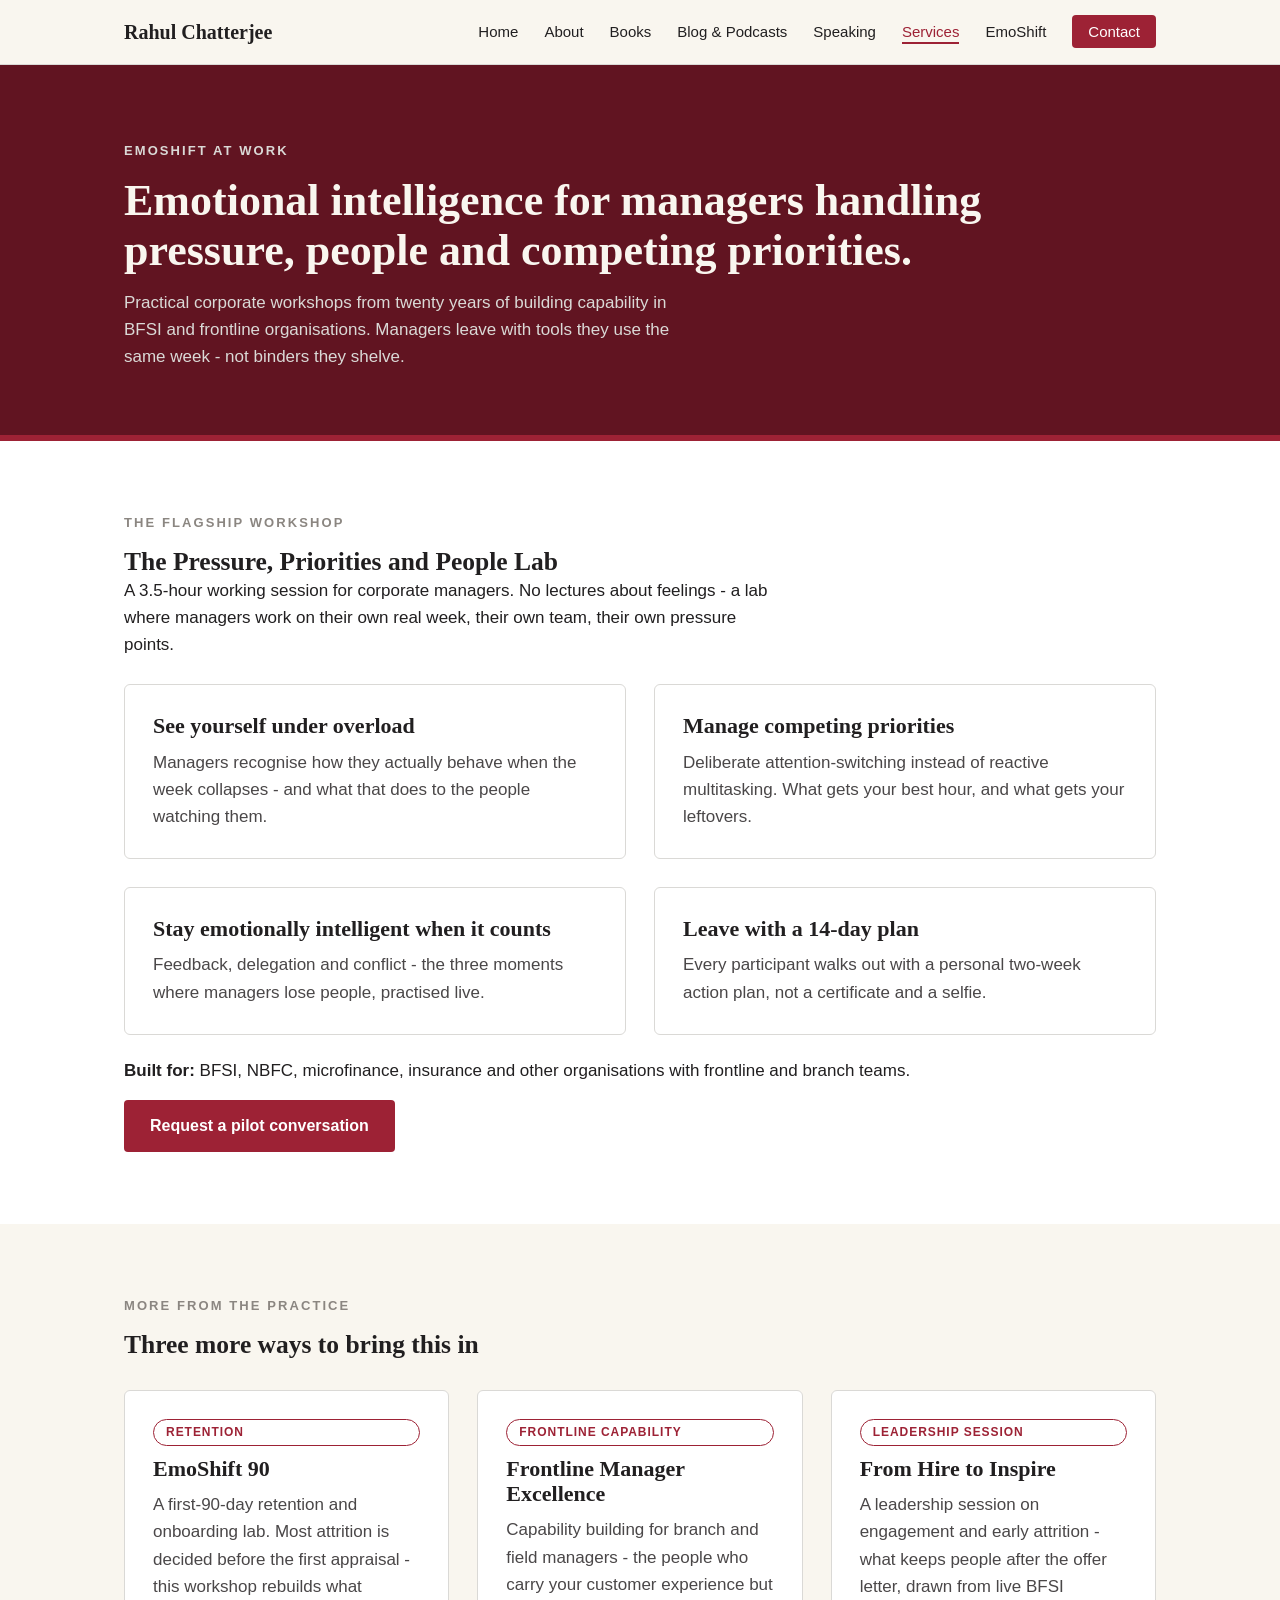
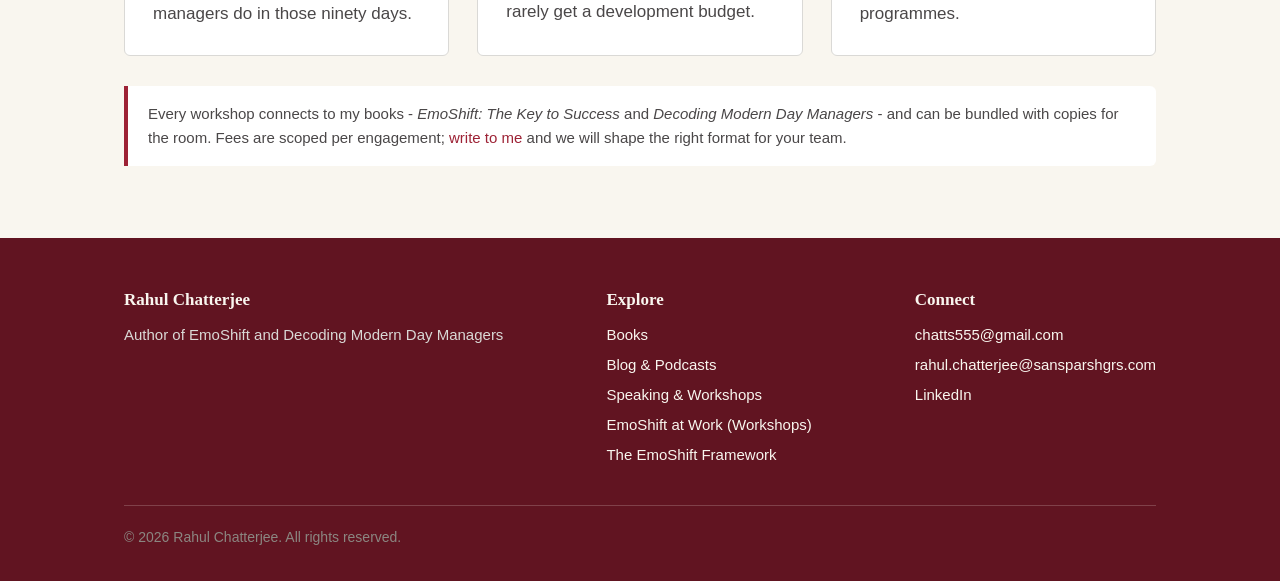
<file: services.html>
<!DOCTYPE html>
<html lang="en">
<head>
<meta charset="UTF-8">
<meta name="viewport" content="width=device-width, initial-scale=1.0">
<title>EmoShift at Work - Corporate Workshops by Rahul Chatterjee</title>
<meta name="description" content="Emotional intelligence workshops for managers handling pressure, people and competing priorities. The Pressure, Priorities and People Lab and more.">
<link rel="stylesheet" href="css/style.css">
</head>
<body>
<header class="site-nav">
  <div class="wrap nav-inner">
    <a class="nav-brand" href="index.html">Rahul Chatterjee</a>
    <button class="nav-toggle" aria-label="Menu">&#9776;</button>
    <ul class="nav-links">
      <li><a href="index.html">Home</a></li>
      <li><a href="about.html">About</a></li>
      <li><a href="books.html">Books</a></li>
      <li><a href="blog.html">Blog &amp; Podcasts</a></li>
      <li><a href="speaking.html">Speaking</a></li>
      <li><a href="services.html" class="active">Services</a></li>
      <li><a href="emoshift.html">EmoShift</a></li>
      <li><a class="cta-nav" href="contact.html">Contact</a></li>
    </ul>
  </div>
</header>
<section class="page-hero">
  <div class="wrap">
    <p class="eyebrow" style="color:var(--gray-light)">EmoShift at Work</p>
    <h1>Emotional intelligence for managers handling pressure, people and competing priorities.</h1>
    <p>Practical corporate workshops from twenty years of building capability in BFSI and frontline organisations. Managers leave with tools they use the same week - not binders they shelve.</p>
  </div>
</section>

<section class="section flagship">
  <div class="wrap" style="grid-template-columns:1fr">
    <div>
      <p class="eyebrow">The flagship workshop</p>
      <h2>The Pressure, Priorities and People Lab</h2>
      <p style="max-width:70ch">A 3.5-hour working session for corporate managers. No lectures about feelings - a lab where managers work on their own real week, their own team, their own pressure points.</p>
      <div class="cards cards-2" style="margin-top:26px">
        <div class="card"><h3>See yourself under overload</h3><p>Managers recognise how they actually behave when the week collapses - and what that does to the people watching them.</p></div>
        <div class="card"><h3>Manage competing priorities</h3><p>Deliberate attention-switching instead of reactive multitasking. What gets your best hour, and what gets your leftovers.</p></div>
        <div class="card"><h3>Stay emotionally intelligent when it counts</h3><p>Feedback, delegation and conflict - the three moments where managers lose people, practised live.</p></div>
        <div class="card"><h3>Leave with a 14-day plan</h3><p>Every participant walks out with a personal two-week action plan, not a certificate and a selfie.</p></div>
      </div>
      <p style="margin-top:22px"><strong>Built for:</strong> BFSI, NBFC, microfinance, insurance and other organisations with frontline and branch teams.</p>
      <p style="margin-top:16px"><a class="btn" href="mailto:chatts555@gmail.com?subject=Pilot%20conversation%20-%20Pressure%2C%20Priorities%20and%20People%20Lab&body=Hi%20Rahul%2C%20we%20would%20like%20to%20explore%20a%20pilot%20of%20the%20Pressure%2C%20Priorities%20and%20People%20Lab%20for%20our%20managers.">Request a pilot conversation</a></p>
    </div>
  </div>
</section>

<section class="section">
  <div class="wrap">
    <p class="eyebrow">More from the practice</p>
    <h2 style="margin-bottom:30px">Three more ways to bring this in</h2>
    <div class="cards cards-3">
      <div class="card">
        <span class="tag">Retention</span>
        <h3>EmoShift 90</h3>
        <p>A first-90-day retention and onboarding lab. Most attrition is decided before the first appraisal - this workshop rebuilds what managers do in those ninety days.</p>
      </div>
      <div class="card">
        <span class="tag">Frontline capability</span>
        <h3>Frontline Manager Excellence</h3>
        <p>Capability building for branch and field managers - the people who carry your customer experience but rarely get a development budget.</p>
      </div>
      <div class="card">
        <span class="tag">Leadership session</span>
        <h3>From Hire to Inspire</h3>
        <p>A leadership session on engagement and early attrition - what keeps people after the offer letter, drawn from live BFSI programmes.</p>
      </div>
    </div>
    <div class="note" style="margin-top:30px">Every workshop connects to my books - <em>EmoShift: The Key to Success</em> and <em>Decoding Modern Day Managers</em> - and can be bundled with copies for the room. Fees are scoped per engagement; <a href="mailto:chatts555@gmail.com?subject=Workshop%20enquiry">write to me</a> and we will shape the right format for your team.</div>
  </div>
</section>
<footer>
  <div class="wrap">
    <div class="footer-grid">
      <div>
        <h4>Rahul Chatterjee</h4>
        <ul>
          <li>Author of EmoShift and Decoding Modern Day Managers</li>
        </ul>
      </div>
      <div>
        <h4>Explore</h4>
        <ul>
          <li><a href="books.html">Books</a></li>
          <li><a href="blog.html">Blog &amp; Podcasts</a></li>
          <li><a href="speaking.html">Speaking &amp; Workshops</a></li>
          <li><a href="services.html">EmoShift at Work (Workshops)</a></li>
          <li><a href="emoshift.html">The EmoShift Framework</a></li>
        </ul>
      </div>
      <div>
        <h4>Connect</h4>
        <ul>
          <li><a href="mailto:chatts555@gmail.com">chatts555@gmail.com</a></li>
          <li><a href="https://www.linkedin.com/in/rahul-chatterjee-5b00b728" rel="noopener">LinkedIn</a></li>
        </ul>
      </div>
    </div>
    <div class="footer-bottom">&copy; <span id="year">2026</span> Rahul Chatterjee. All rights reserved.</div>
  </div>
</footer>
<script src="js/main.js"></script>
</file>
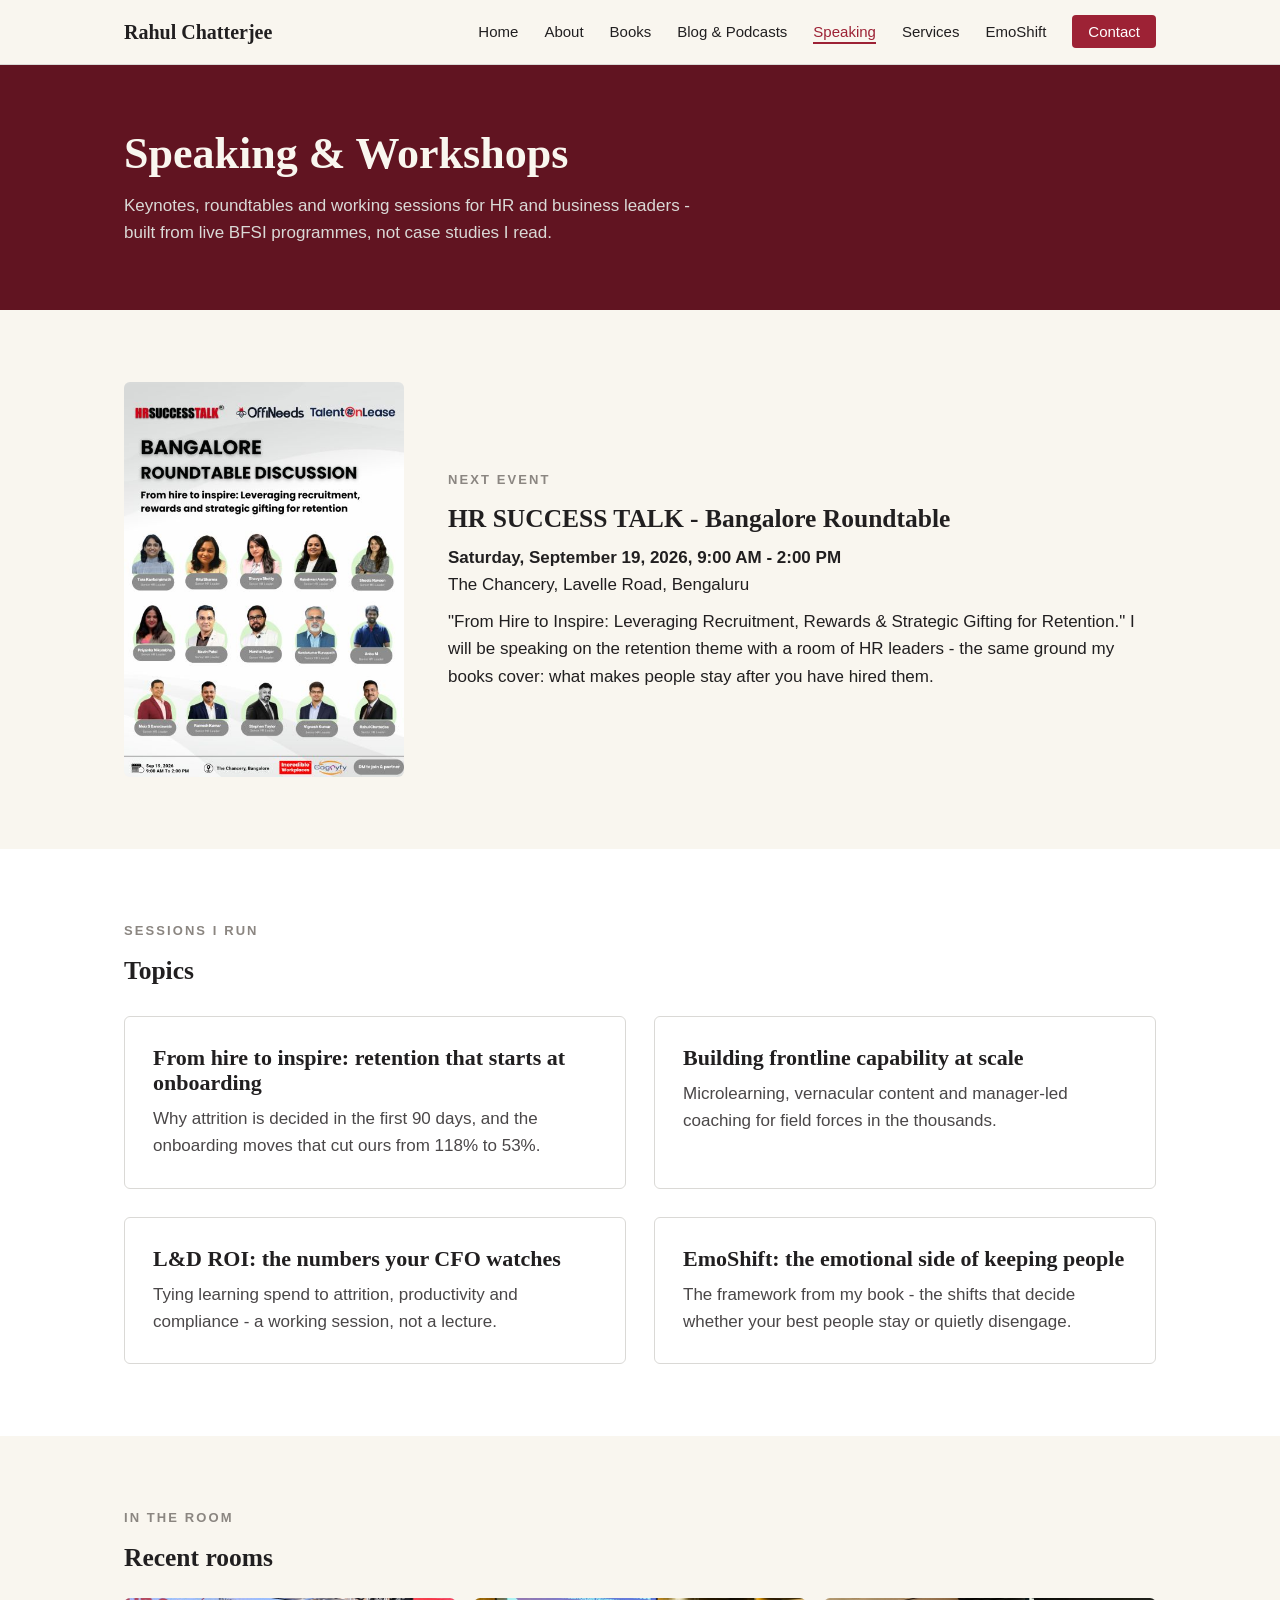
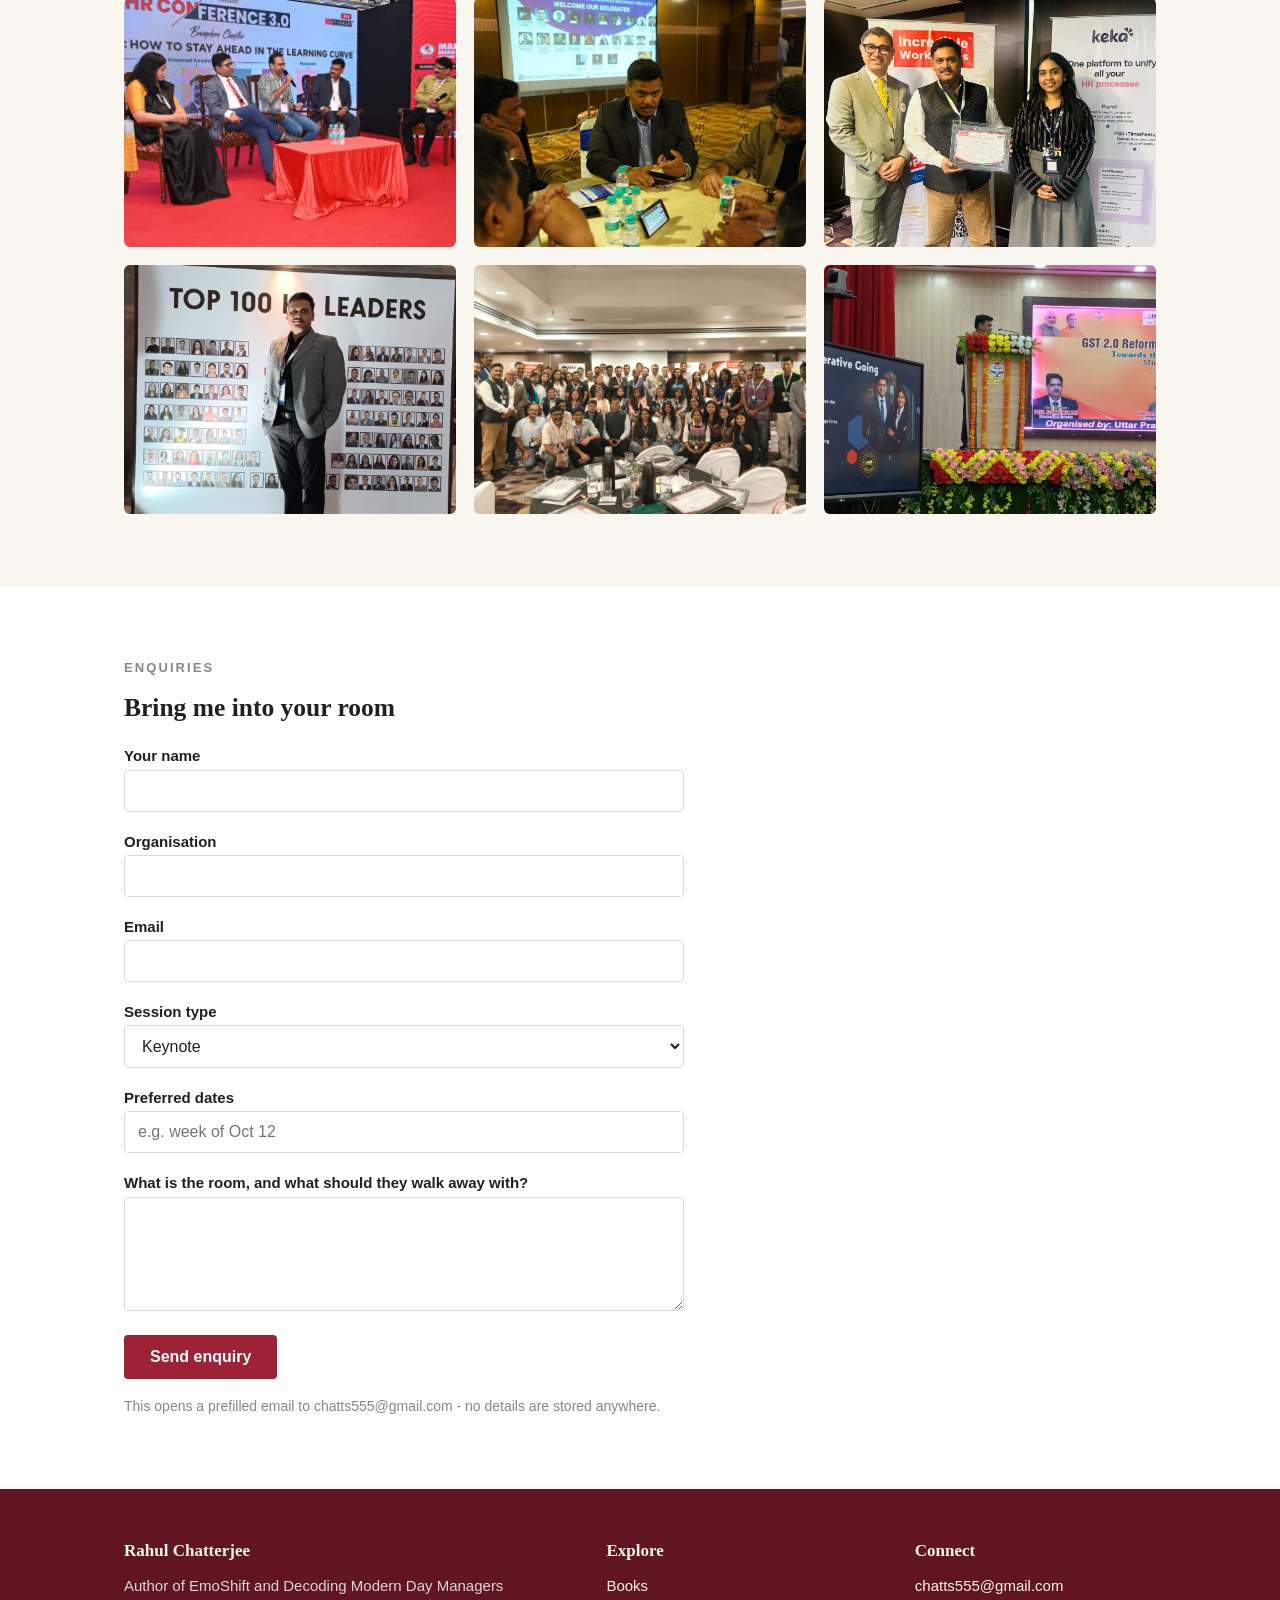
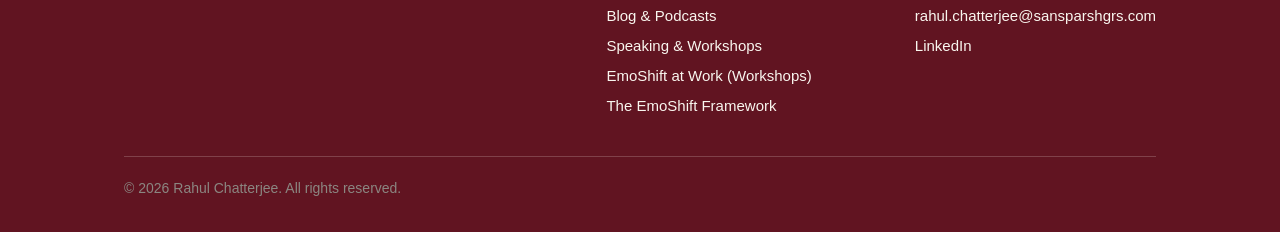
<file: speaking.html>
<!DOCTYPE html>
<html lang="en">
<head>
<meta charset="UTF-8">
<meta name="viewport" content="width=device-width, initial-scale=1.0">
<title>Speaking & Workshops - Rahul Chatterjee</title>
<meta name="description" content="Keynotes, roundtables and workshops on retention, frontline capability and L&D ROI by Rahul Chatterjee.">
<link rel="stylesheet" href="css/style.css">
</head>
<body>
<header class="site-nav">
  <div class="wrap nav-inner">
    <a class="nav-brand" href="index.html">Rahul Chatterjee</a>
    <button class="nav-toggle" aria-label="Menu">&#9776;</button>
    <ul class="nav-links">
      <li><a href="index.html">Home</a></li>
      <li><a href="about.html">About</a></li>
      <li><a href="books.html">Books</a></li>
      <li><a href="blog.html">Blog &amp; Podcasts</a></li>
      <li><a href="speaking.html" class="active">Speaking</a></li>
      <li><a href="services.html">Services</a></li>
      <li><a href="emoshift.html">EmoShift</a></li>
      <li><a class="cta-nav" href="contact.html">Contact</a></li>
    </ul>
  </div>
</header>
<section class="page-hero">
  <div class="wrap">
    <h1>Speaking &amp; Workshops</h1>
    <p>Keynotes, roundtables and working sessions for HR and business leaders - built from live BFSI programmes, not case studies I read.</p>
  </div>
</section>

<section class="section">
  <div class="wrap split">
    <img src="images/event-sep19.jpg" alt="HR SUCCESS TALK Bangalore roundtable - speaker poster">
    <div>
      <p class="eyebrow">Next event</p>
      <h2>HR SUCCESS TALK - Bangalore Roundtable</h2>
      <p style="margin:10px 0"><strong>Saturday, September 19, 2026, 9:00 AM - 2:00 PM</strong><br>The Chancery, Lavelle Road, Bengaluru</p>
      <p>"From Hire to Inspire: Leveraging Recruitment, Rewards &amp; Strategic Gifting for Retention." I will be speaking on the retention theme with a room of HR leaders - the same ground my books cover: what makes people stay after you have hired them.</p>
    </div>
  </div>
</section>

<section class="section" style="background:var(--white)">
  <div class="wrap">
    <p class="eyebrow">Sessions I run</p>
    <h2 style="margin-bottom:30px">Topics</h2>
    <div class="cards cards-2">
      <div class="card"><h3>From hire to inspire: retention that starts at onboarding</h3><p>Why attrition is decided in the first 90 days, and the onboarding moves that cut ours from 118% to 53%.</p></div>
      <div class="card"><h3>Building frontline capability at scale</h3><p>Microlearning, vernacular content and manager-led coaching for field forces in the thousands.</p></div>
      <div class="card"><h3>L&amp;D ROI: the numbers your CFO watches</h3><p>Tying learning spend to attrition, productivity and compliance - a working session, not a lecture.</p></div>
      <div class="card"><h3>EmoShift: the emotional side of keeping people</h3><p>The framework from my book - the shifts that decide whether your best people stay or quietly disengage.</p></div>
    </div>
  </div>
</section>

<section class="section">
  <div class="wrap">
    <p class="eyebrow">In the room</p>
    <h2 style="margin-bottom:26px">Recent rooms</h2>
    <div class="gallery">
      <img src="images/gallery-wide.jpg" alt="Rahul Chatterjee on the panel at HR Conference 3.0, Bangalore chapter">
      <img src="images/gallery-roundtable.jpg" alt="Rahul Chatterjee leading a roundtable discussion with HR delegates">
      <img src="images/gallery-trophy.jpg" alt="Rahul Chatterjee receiving a recognition certificate at an Incredible Workplaces event">
      <img src="images/gallery-top100.jpg" alt="Rahul Chatterjee at the Top 100 HR Leaders recognition">
      <img src="images/gallery-community.jpg" alt="Rahul Chatterjee with the Incredible Workplaces community of HR leaders">
      <img src="images/gallery-podium.jpg" alt="Rahul Chatterjee speaking at the podium at the U.P. Rajarshi Tandon Open University national seminar on GST 2.0 reforms, Viksit Bharat@2047 backdrop">
    </div>
  </div>
</section>

<section class="section" style="background:var(--white)">
  <div class="wrap">
    <p class="eyebrow">Enquiries</p>
    <h2 style="margin-bottom:20px">Bring me into your room</h2>
    <form class="enquiry" id="speaking-enquiry">
      <div><label for="name">Your name</label><input id="name" name="name" required></div>
      <div><label for="org">Organisation</label><input id="org" name="org" required></div>
      <div><label for="email">Email</label><input id="email" name="email" type="email" required></div>
      <div><label for="type">Session type</label>
        <select id="type" name="type">
          <option>Keynote</option><option>Roundtable / panel</option><option>Workshop (half / full day)</option><option>Leadership offsite</option><option>Other</option>
        </select>
      </div>
      <div><label for="dates">Preferred dates</label><input id="dates" name="dates" placeholder="e.g. week of Oct 12"></div>
      <div><label for="message">What is the room, and what should they walk away with?</label><textarea id="message" name="message" rows="5"></textarea></div>
      <div><button class="btn" type="submit">Send enquiry</button></div>
      <p class="date">This opens a prefilled email to chatts555@gmail.com - no details are stored anywhere.</p>
    </form>
  </div>
</section>
<footer>
  <div class="wrap">
    <div class="footer-grid">
      <div>
        <h4>Rahul Chatterjee</h4>
        <ul>
          <li>Author of EmoShift and Decoding Modern Day Managers</li>
        </ul>
      </div>
      <div>
        <h4>Explore</h4>
        <ul>
          <li><a href="books.html">Books</a></li>
          <li><a href="blog.html">Blog &amp; Podcasts</a></li>
          <li><a href="speaking.html">Speaking &amp; Workshops</a></li>
          <li><a href="services.html">EmoShift at Work (Workshops)</a></li>
          <li><a href="emoshift.html">The EmoShift Framework</a></li>
        </ul>
      </div>
      <div>
        <h4>Connect</h4>
        <ul>
          <li><a href="mailto:chatts555@gmail.com">chatts555@gmail.com</a></li>
          <li><a href="https://www.linkedin.com/in/rahul-chatterjee-5b00b728" rel="noopener">LinkedIn</a></li>
        </ul>
      </div>
    </div>
    <div class="footer-bottom">&copy; <span id="year">2026</span> Rahul Chatterjee. All rights reserved.</div>
  </div>
</footer>
<script src="js/main.js"></script>
</file>
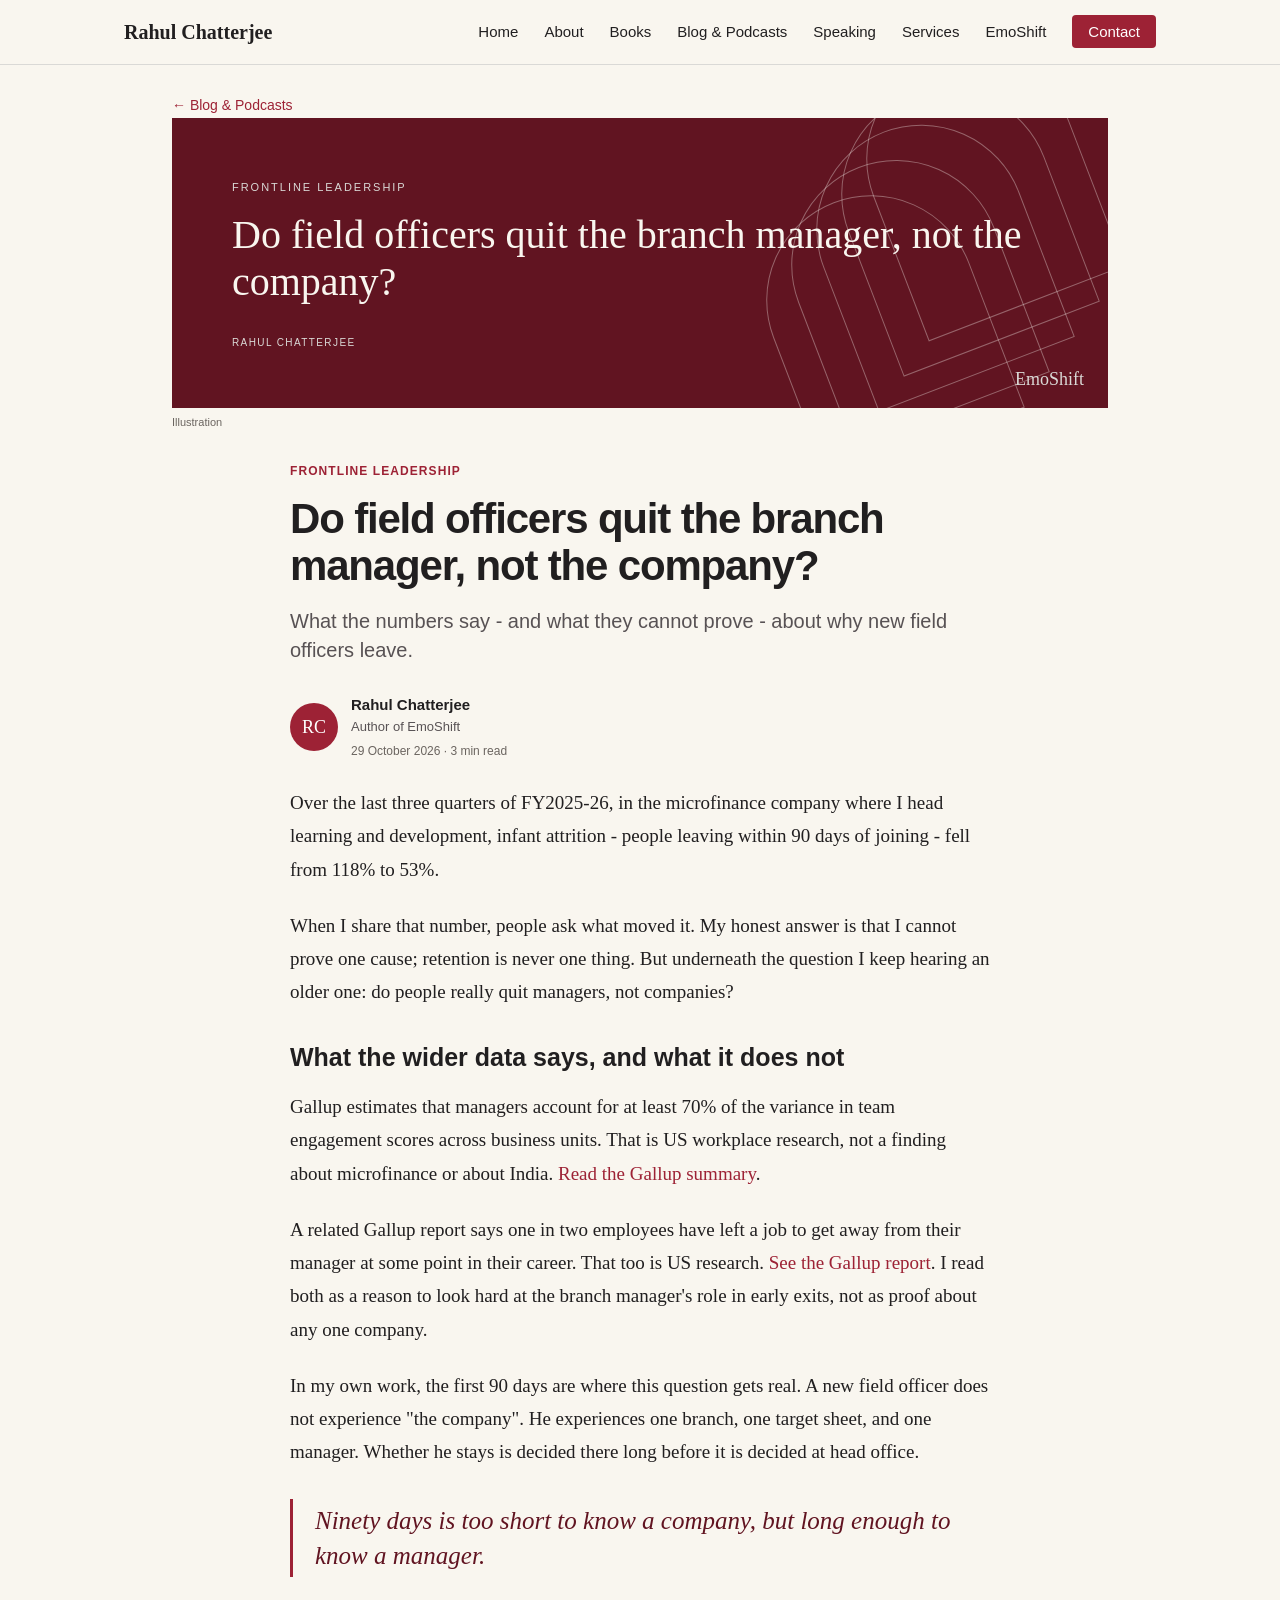
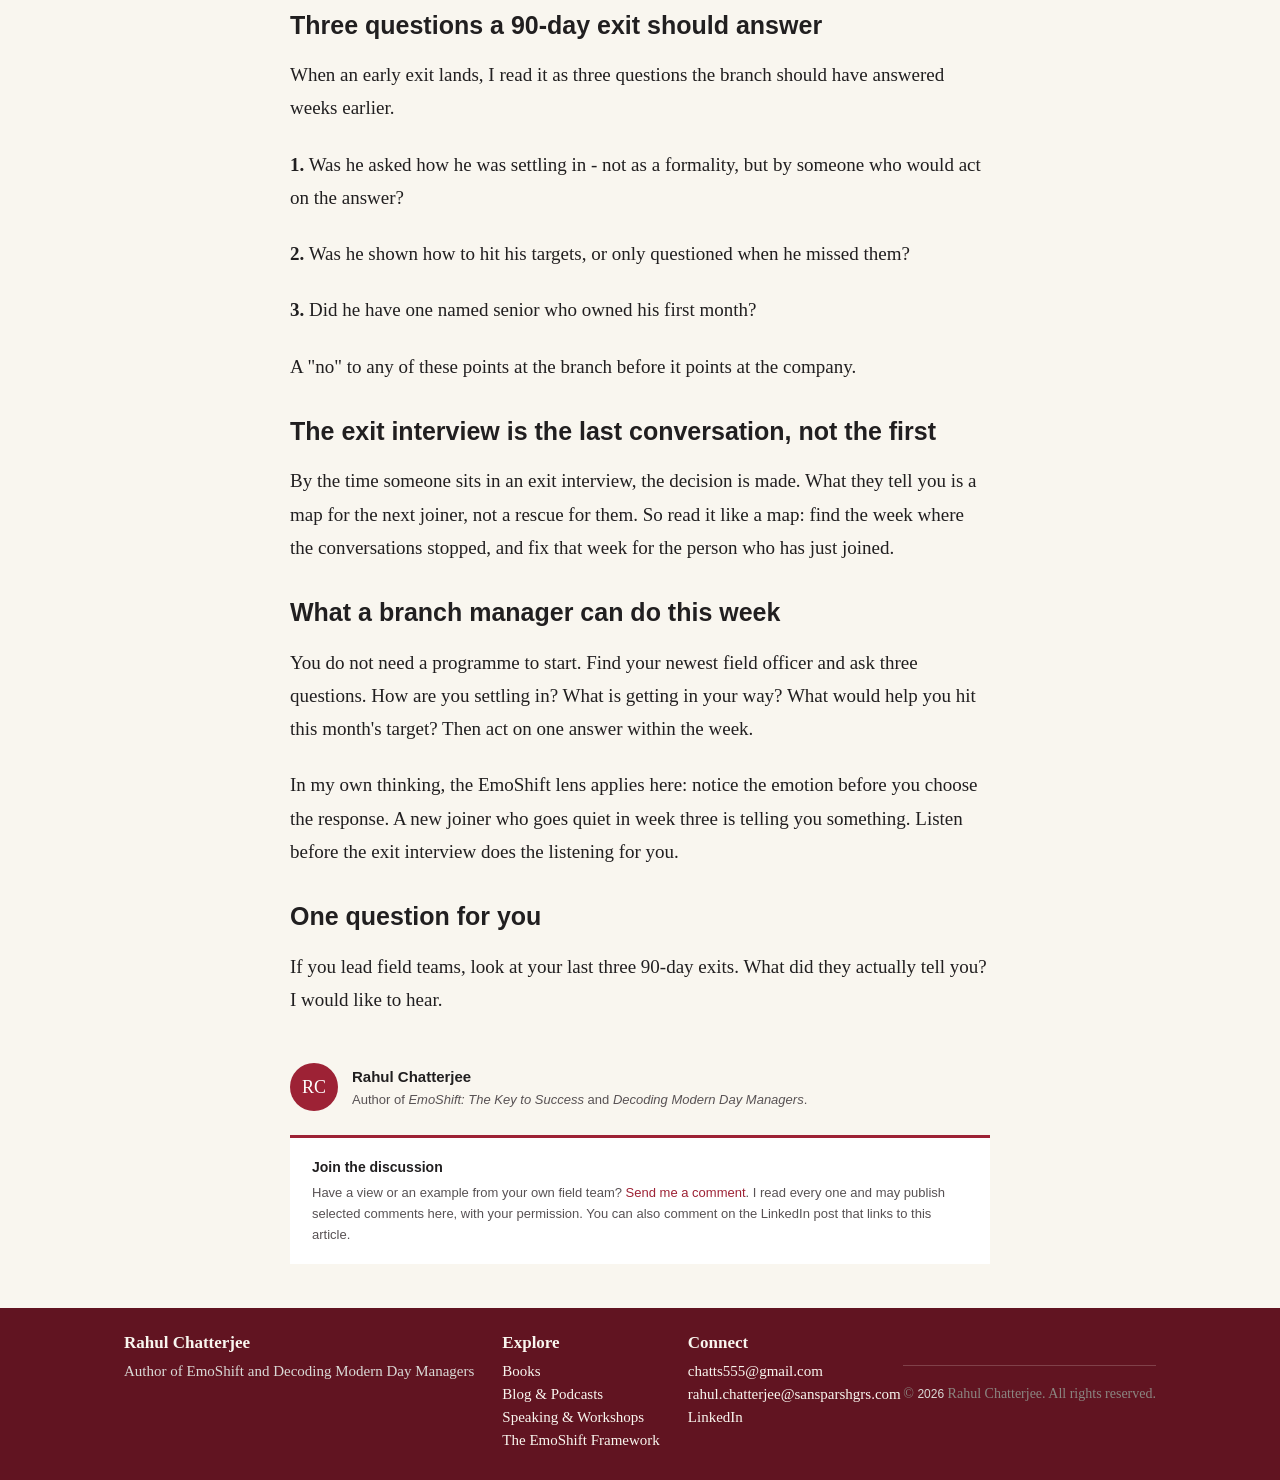
<file: articles/do-field-officers-quit-the-branch-manager.html>
<!DOCTYPE html>
<html lang="en">
<head>
<meta charset="UTF-8">
<meta name="viewport" content="width=device-width, initial-scale=1.0">
<title>Do field officers quit the branch manager, not the company? - Rahul Chatterjee</title>
<meta name="description" content="What the numbers say - and what they cannot prove - about why new field officers leave.">
<link rel="canonical" href="https://sansparshgrs.com/articles/do-field-officers-quit-the-branch-manager.html">
<meta property="og:type" content="article">
<meta property="og:title" content="Do field officers quit the branch manager, not the company?">
<meta property="og:description" content="What the numbers say - and what they cannot prove - about why new field officers leave.">
<meta property="og:url" content="https://sansparshgrs.com/articles/do-field-officers-quit-the-branch-manager.html">
<meta name="author" content="Rahul Chatterjee">
<link rel="stylesheet" href="../css/style.css">
<link rel="stylesheet" href="../css/article.css">
<style>mark{background:#fdf3c8;padding:0 2px;}</style>
</head>
<body class="article-page">
<header class="site-nav">
  <div class="wrap nav-inner">
    <a class="nav-brand" href="../index.html">Rahul Chatterjee</a>
    <button class="nav-toggle" aria-label="Menu">&#9776;</button>
    <ul class="nav-links">
      <li><a href="../index.html">Home</a></li>
      <li><a href="../about.html">About</a></li>
      <li><a href="../books.html">Books</a></li>
      <li><a href="../blog.html" >Blog &amp; Podcasts</a></li>
      <li><a href="../speaking.html">Speaking</a></li>
      <li><a href="../services.html">Services</a></li>
      <li><a href="../emoshift.html">EmoShift</a></li>
      <li><a class="cta-nav" href="../contact.html">Contact</a></li>
    </ul>
  </div>
</header>
<main class="article-main">
<a class="back" href="../blog.html">&larr; Blog &amp; Podcasts</a>
<div class="cover"><div class="cover-lines"><i></i><i></i><i></i><i></i><i></i></div><div class="cover-copy"><span>FRONTLINE LEADERSHIP</span><strong>Do field officers quit the branch manager, not the company?</strong><small>RAHUL CHATTERJEE</small></div><div class="cover-mark">EmoShift</div></div>
<p class="cover-caption">Illustration</p>
<div class="article-content">
<div class="topic">Frontline leadership</div>
<h1 class="article-title">Do field officers quit the branch manager, not the company?</h1>
<p class="subtitle">What the numbers say - and what they cannot prove - about why new field officers leave.</p>
<div class="byline"><div class="avatar">RC</div><div><strong>Rahul Chatterjee</strong><span>Author of EmoShift</span><small>29 October 2026 &middot; 3 min read</small></div></div>
<div class="prose">
<p>Over the last three quarters of FY2025-26, in the microfinance company where I head learning and development, infant attrition - people leaving within 90 days of joining - fell from 118% to 53%.</p>
<p>When I share that number, people ask what moved it. My honest answer is that I cannot prove one cause; retention is never one thing. But underneath the question I keep hearing an older one: do people really quit managers, not companies?</p>
<h2>What the wider data says, and what it does not</h2>
<p>Gallup estimates that managers account for at least 70% of the variance in team engagement scores across business units. That is US workplace research, not a finding about microfinance or about India. <a href="https://news.gallup.com/businessjournal/182792/managers-account-variance-employee-engagement.aspx" rel="noopener">Read the Gallup summary</a>.</p>
<p>A related Gallup report says one in two employees have left a job to get away from their manager at some point in their career. That too is US research. <a href="https://www.gallup.com/workplace/236594/report-separates-great-managers-rest.aspx" rel="noopener">See the Gallup report</a>. I read both as a reason to look hard at the branch manager's role in early exits, not as proof about any one company.</p>
<p>In my own work, the first 90 days are where this question gets real. A new field officer does not experience "the company". He experiences one branch, one target sheet, and one manager. Whether he stays is decided there long before it is decided at head office.</p>
<div class="article-quote">Ninety days is too short to know a company, but long enough to know a manager.</div>
<h2>Three questions a 90-day exit should answer</h2>
<p>When an early exit lands, I read it as three questions the branch should have answered weeks earlier.</p>
<p><strong>1.</strong> Was he asked how he was settling in - not as a formality, but by someone who would act on the answer?</p>
<p><strong>2.</strong> Was he shown how to hit his targets, or only questioned when he missed them?</p>
<p><strong>3.</strong> Did he have one named senior who owned his first month?</p>
<p>A "no" to any of these points at the branch before it points at the company.</p>
<h2>The exit interview is the last conversation, not the first</h2>
<p>By the time someone sits in an exit interview, the decision is made. What they tell you is a map for the next joiner, not a rescue for them. So read it like a map: find the week where the conversations stopped, and fix that week for the person who has just joined.</p>
<h2>What a branch manager can do this week</h2>
<p>You do not need a programme to start. Find your newest field officer and ask three questions. How are you settling in? What is getting in your way? What would help you hit this month's target? Then act on one answer within the week.</p>
<p>In my own thinking, the EmoShift lens applies here: notice the emotion before you choose the response. A new joiner who goes quiet in week three is telling you something. Listen before the exit interview does the listening for you.</p>
<h2>One question for you</h2>
<p>If you lead field teams, look at your last three 90-day exits. What did they actually tell you? I would like to hear.</p>

</div>
<div class="author-end"><div class="avatar">RC</div><div><strong>Rahul Chatterjee</strong><p>Author of <em>EmoShift: The Key to Success</em> and <em>Decoding Modern Day Managers</em>.</p></div></div>
<div class="discussion"><strong>Join the discussion</strong><p>Have a view or an example from your own field team? <a href="mailto:chatts555@gmail.com?subject=Comment%20on%20%22Do%20field%20officers%20quit%20the%20branch%20manager%2C%20not%20the%20company%3F%22">Send me a comment</a>. I read every one and may publish selected comments here, with your permission. You can also comment on the LinkedIn post that links to this article.</p></div>

</div>
</main>
<footer>
  <div class="wrap">
    <div class="footer-grid">
      <div>
        <h4>Rahul Chatterjee</h4>
        <ul>
          <li>Author of EmoShift and Decoding Modern Day Managers</li>
        </ul>
      </div>
      <div>
        <h4>Explore</h4>
        <ul>
          <li><a href="../books.html">Books</a></li>
          <li><a href="../blog.html">Blog &amp; Podcasts</a></li>
          <li><a href="../speaking.html">Speaking &amp; Workshops</a></li>
          <li><a href="../emoshift.html">The EmoShift Framework</a></li>
        </ul>
      </div>
      <div>
        <h4>Connect</h4>
        <ul>
          <li><a href="mailto:chatts555@gmail.com">chatts555@gmail.com</a></li>
          <li><a href="https://www.linkedin.com/in/rahul-chatterjee-5b00b728" rel="noopener">LinkedIn</a></li>
        </ul>
      </div>
    </div>
    <div class="footer-bottom">&copy; <span id="year">2026</span> Rahul Chatterjee. All rights reserved.</div>
  </div>
</footer>

<script src="../js/main.js"></script>
</body>
</html>
</file>
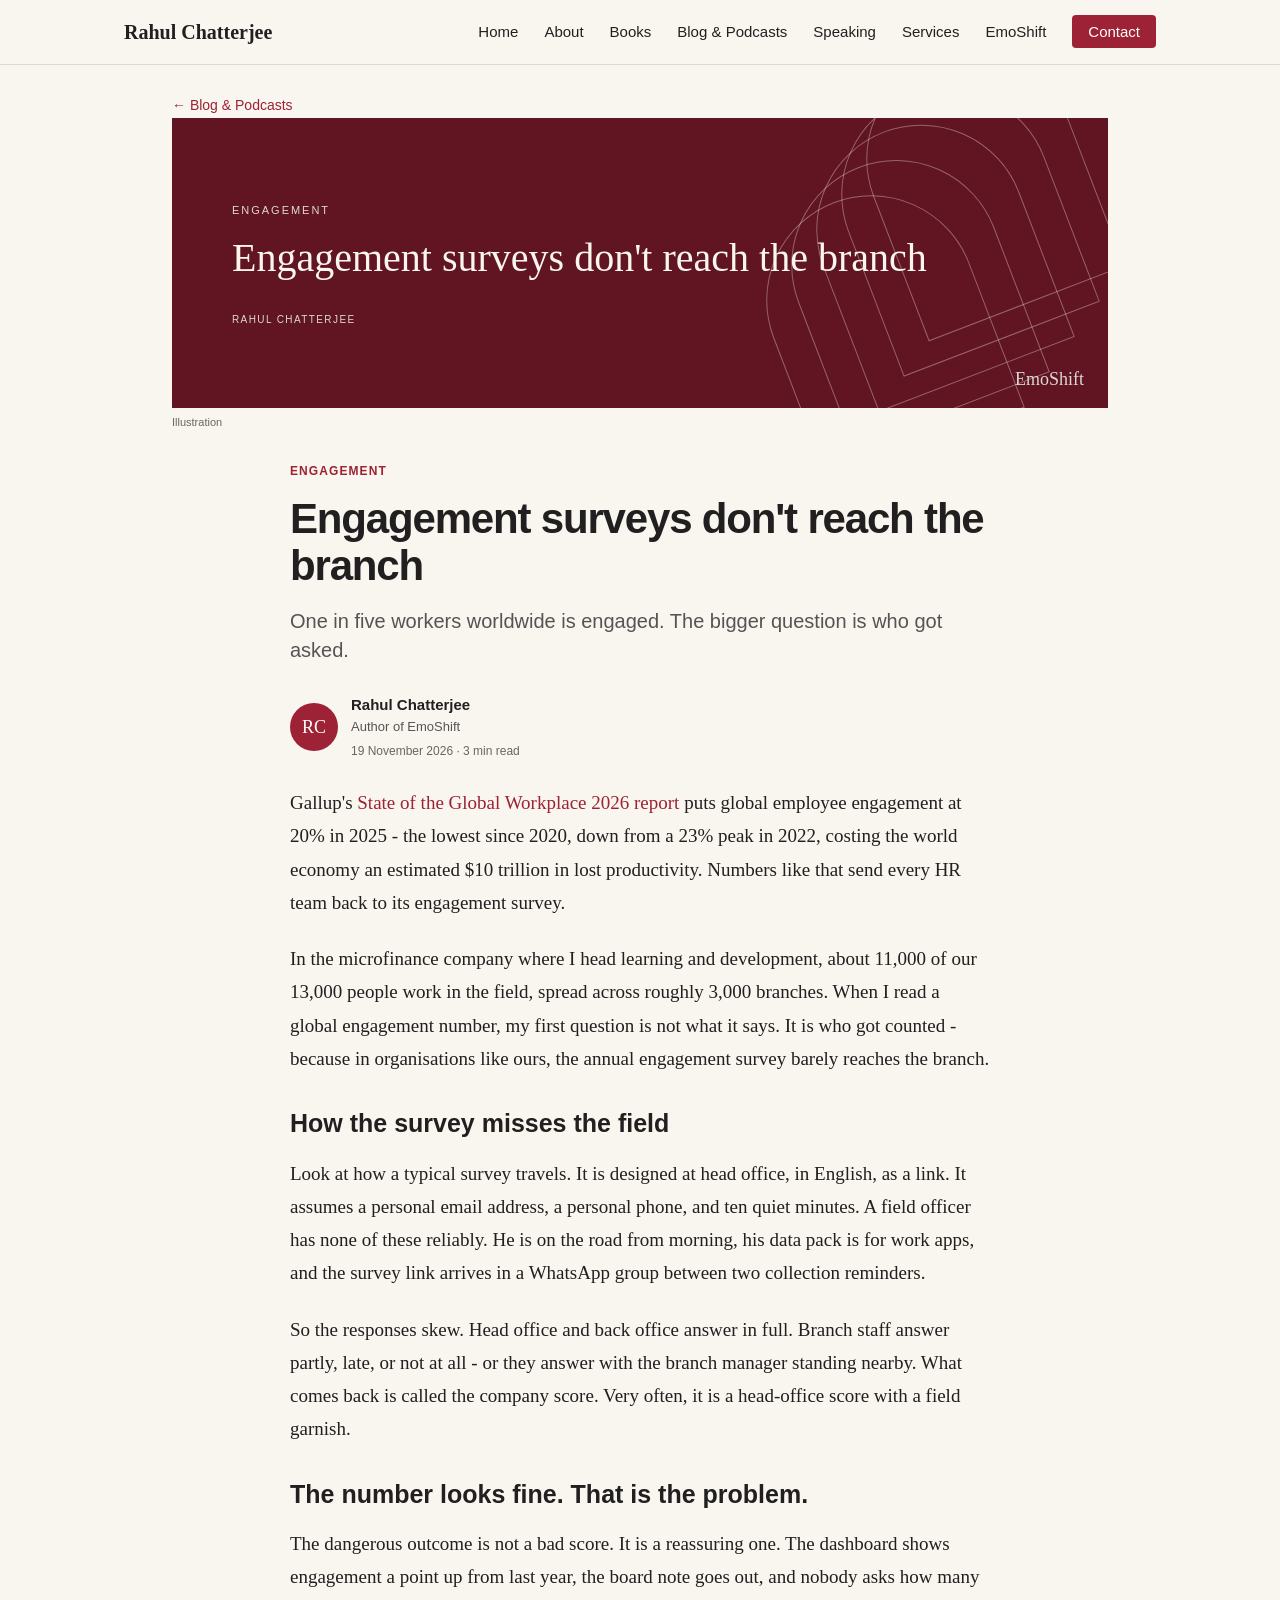
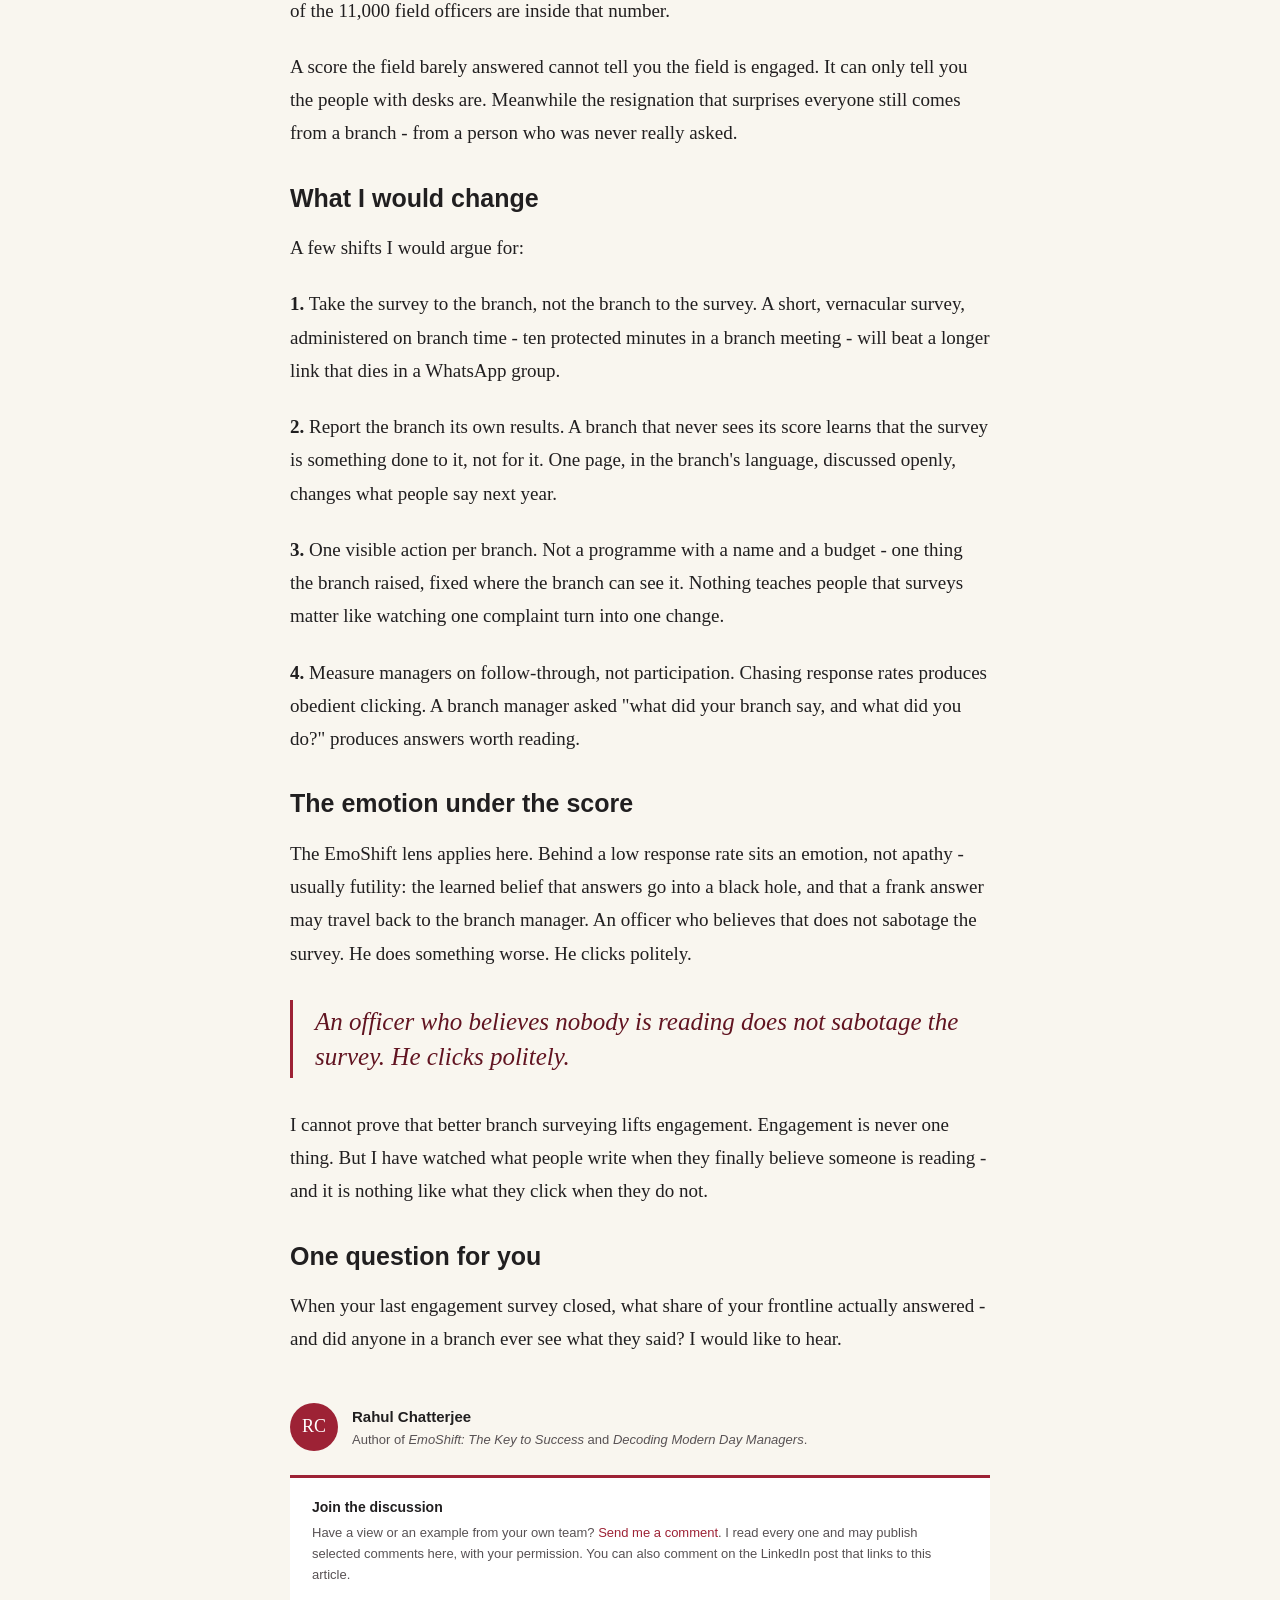
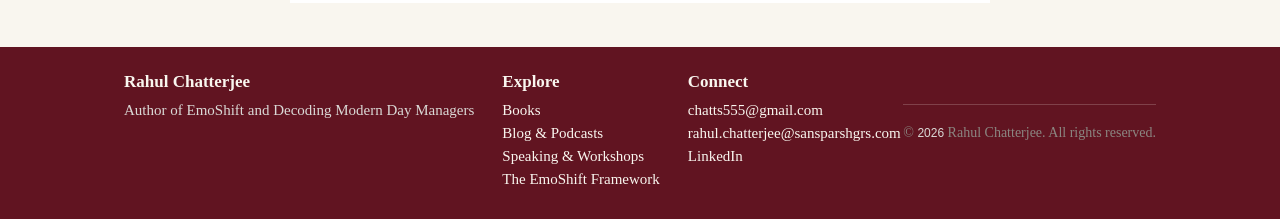
<file: articles/engagement-surveys-dont-reach-the-branch.html>
<!DOCTYPE html>
<html lang="en">
<head>
<meta charset="UTF-8">
<meta name="viewport" content="width=device-width, initial-scale=1.0">
<title>Engagement surveys don't reach the branch - Rahul Chatterjee</title>
<meta name="description" content="One in five workers worldwide is engaged. The bigger question is who got asked.">
<link rel="canonical" href="https://sansparshgrs.com/articles/engagement-surveys-dont-reach-the-branch.html">
<meta property="og:type" content="article">
<meta property="og:title" content="Engagement surveys don't reach the branch">
<meta property="og:description" content="One in five workers worldwide is engaged. The bigger question is who got asked.">
<meta property="og:url" content="https://sansparshgrs.com/articles/engagement-surveys-dont-reach-the-branch.html">
<meta property="og:image" content="https://github.com/rahul-chatterjee-in/rahulchatterjee-website/releases/download/site-assets/4-w6-engagement-survey.jpg">
<meta name="author" content="Rahul Chatterjee">
<link rel="stylesheet" href="../css/style.css">
<link rel="stylesheet" href="../css/article.css">
<style>mark{background:#fdf3c8;padding:0 2px;}</style>
</head>
<body class="article-page">
<header class="site-nav">
  <div class="wrap nav-inner">
    <a class="nav-brand" href="../index.html">Rahul Chatterjee</a>
    <button class="nav-toggle" aria-label="Menu">&#9776;</button>
    <ul class="nav-links">
      <li><a href="../index.html">Home</a></li>
      <li><a href="../about.html">About</a></li>
      <li><a href="../books.html">Books</a></li>
      <li><a href="../blog.html" >Blog &amp; Podcasts</a></li>
      <li><a href="../speaking.html">Speaking</a></li>
      <li><a href="../services.html">Services</a></li>
      <li><a href="../emoshift.html">EmoShift</a></li>
      <li><a class="cta-nav" href="../contact.html">Contact</a></li>
    </ul>
  </div>
</header>
<main class="article-main">
<a class="back" href="../blog.html">&larr; Blog &amp; Podcasts</a>
<div class="cover"><div class="cover-lines"><i></i><i></i><i></i><i></i><i></i></div><div class="cover-copy"><span>ENGAGEMENT</span><strong>Engagement surveys don't reach the branch</strong><small>RAHUL CHATTERJEE</small></div><div class="cover-mark">EmoShift</div></div>
<p class="cover-caption">Illustration</p>
<div class="article-content">
<div class="topic">Engagement</div>
<h1 class="article-title">Engagement surveys don't reach the branch</h1>
<p class="subtitle">One in five workers worldwide is engaged. The bigger question is who got asked.</p>
<div class="byline"><div class="avatar">RC</div><div><strong>Rahul Chatterjee</strong><span>Author of EmoShift</span><small>19 November 2026 &middot; 3 min read</small></div></div>
<div class="prose">
<p>Gallup's <a href="https://www.gallup.com/workplace/349484/state-of-the-global-workplace.aspx" rel="noopener">State of the Global Workplace 2026 report</a> puts global employee engagement at 20% in 2025 - the lowest since 2020, down from a 23% peak in 2022, costing the world economy an estimated $10 trillion in lost productivity. Numbers like that send every HR team back to its engagement survey.</p>
<p>In the microfinance company where I head learning and development, about 11,000 of our 13,000 people work in the field, spread across roughly 3,000 branches. When I read a global engagement number, my first question is not what it says. It is who got counted - because in organisations like ours, the annual engagement survey barely reaches the branch.</p>
<h2>How the survey misses the field</h2>
<p>Look at how a typical survey travels. It is designed at head office, in English, as a link. It assumes a personal email address, a personal phone, and ten quiet minutes. A field officer has none of these reliably. He is on the road from morning, his data pack is for work apps, and the survey link arrives in a WhatsApp group between two collection reminders.</p>
<p>So the responses skew. Head office and back office answer in full. Branch staff answer partly, late, or not at all - or they answer with the branch manager standing nearby. What comes back is called the company score. Very often, it is a head-office score with a field garnish.</p>
<h2>The number looks fine. That is the problem.</h2>
<p>The dangerous outcome is not a bad score. It is a reassuring one. The dashboard shows engagement a point up from last year, the board note goes out, and nobody asks how many of the 11,000 field officers are inside that number.</p>
<p>A score the field barely answered cannot tell you the field is engaged. It can only tell you the people with desks are. Meanwhile the resignation that surprises everyone still comes from a branch - from a person who was never really asked.</p>
<h2>What I would change</h2>
<p>A few shifts I would argue for:</p>
<p><strong>1.</strong> Take the survey to the branch, not the branch to the survey. A short, vernacular survey, administered on branch time - ten protected minutes in a branch meeting - will beat a longer link that dies in a WhatsApp group.</p>
<p><strong>2.</strong> Report the branch its own results. A branch that never sees its score learns that the survey is something done to it, not for it. One page, in the branch's language, discussed openly, changes what people say next year.</p>
<p><strong>3.</strong> One visible action per branch. Not a programme with a name and a budget - one thing the branch raised, fixed where the branch can see it. Nothing teaches people that surveys matter like watching one complaint turn into one change.</p>
<p><strong>4.</strong> Measure managers on follow-through, not participation. Chasing response rates produces obedient clicking. A branch manager asked "what did your branch say, and what did you do?" produces answers worth reading.</p>
<h2>The emotion under the score</h2>
<p>The EmoShift lens applies here. Behind a low response rate sits an emotion, not apathy - usually futility: the learned belief that answers go into a black hole, and that a frank answer may travel back to the branch manager. An officer who believes that does not sabotage the survey. He does something worse. He clicks politely.</p>
<div class="article-quote">An officer who believes nobody is reading does not sabotage the survey. He clicks politely.</div>
<p>I cannot prove that better branch surveying lifts engagement. Engagement is never one thing. But I have watched what people write when they finally believe someone is reading - and it is nothing like what they click when they do not.</p>
<h2>One question for you</h2>
<p>When your last engagement survey closed, what share of your frontline actually answered - and did anyone in a branch ever see what they said? I would like to hear.</p>

</div>
<div class="author-end"><div class="avatar">RC</div><div><strong>Rahul Chatterjee</strong><p>Author of <em>EmoShift: The Key to Success</em> and <em>Decoding Modern Day Managers</em>.</p></div></div>
<div class="discussion"><strong>Join the discussion</strong><p>Have a view or an example from your own team? <a href="mailto:chatts555@gmail.com?subject=Comment%20on%20%22Engagement%20surveys%20don't%20reach%20the%20branch%22">Send me a comment</a>. I read every one and may publish selected comments here, with your permission. You can also comment on the LinkedIn post that links to this article.</p></div>

</div>
</main>
<footer>
  <div class="wrap">
    <div class="footer-grid">
      <div>
        <h4>Rahul Chatterjee</h4>
        <ul>
          <li>Author of EmoShift and Decoding Modern Day Managers</li>
        </ul>
      </div>
      <div>
        <h4>Explore</h4>
        <ul>
          <li><a href="../books.html">Books</a></li>
          <li><a href="../blog.html">Blog &amp; Podcasts</a></li>
          <li><a href="../speaking.html">Speaking &amp; Workshops</a></li>
          <li><a href="../emoshift.html">The EmoShift Framework</a></li>
        </ul>
      </div>
      <div>
        <h4>Connect</h4>
        <ul>
          <li><a href="mailto:chatts555@gmail.com">chatts555@gmail.com</a></li>
          <li><a href="https://www.linkedin.com/in/rahul-chatterjee-5b00b728" rel="noopener">LinkedIn</a></li>
        </ul>
      </div>
    </div>
    <div class="footer-bottom">&copy; <span id="year">2026</span> Rahul Chatterjee. All rights reserved.</div>
  </div>
</footer>

<script src="../js/main.js"></script>
</body>
</html>
</file>
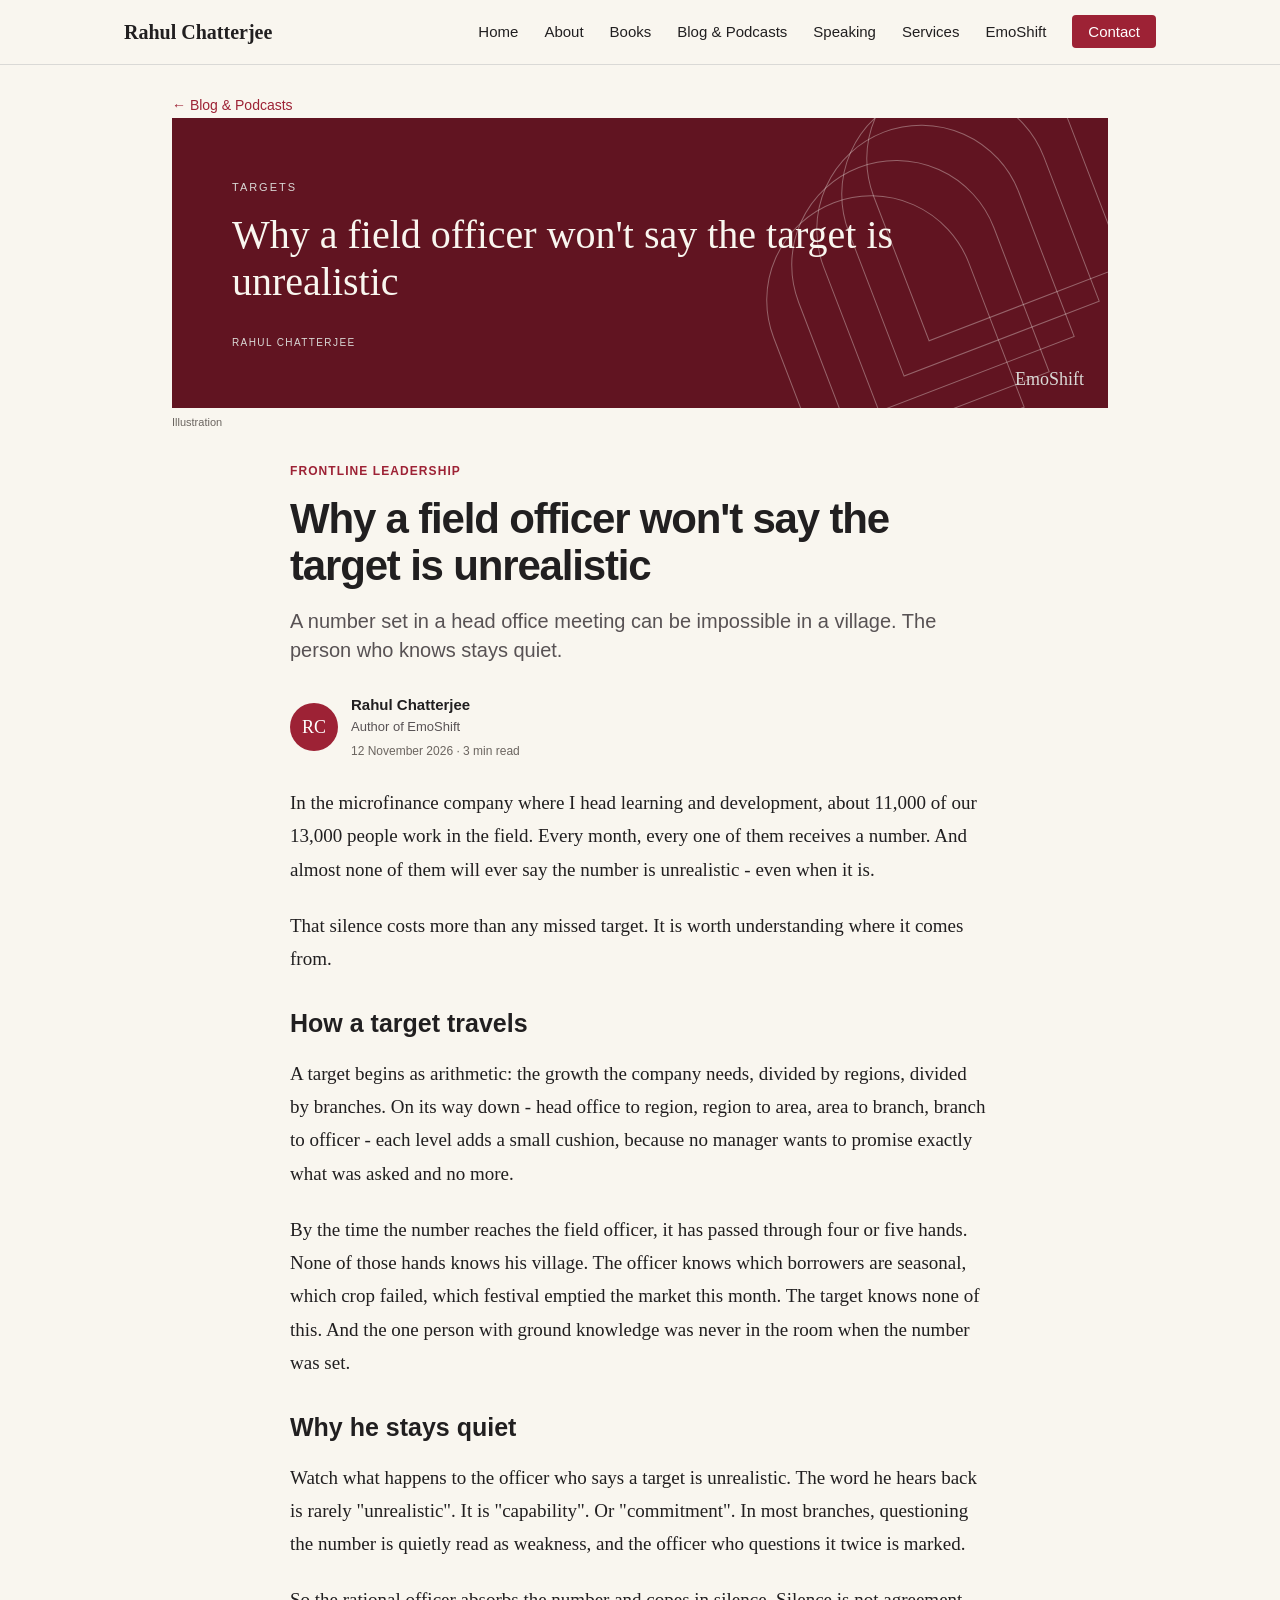
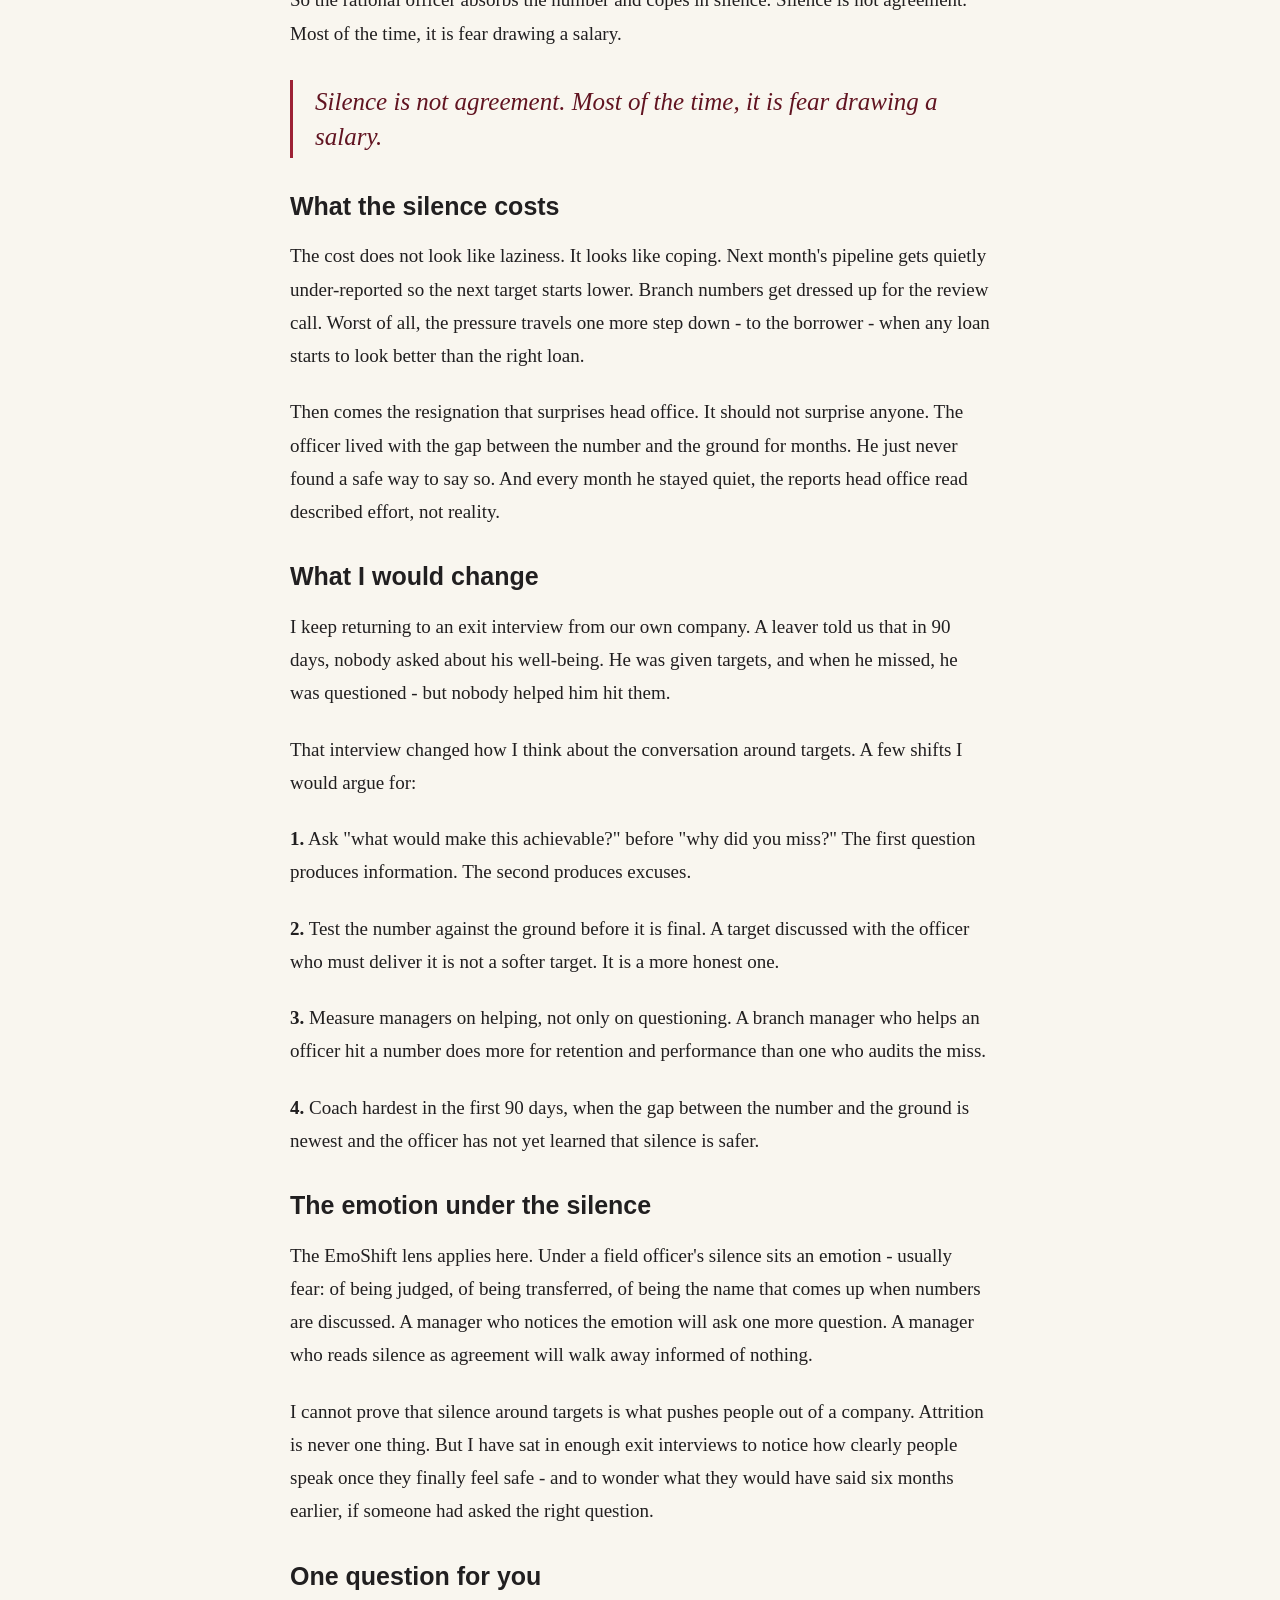
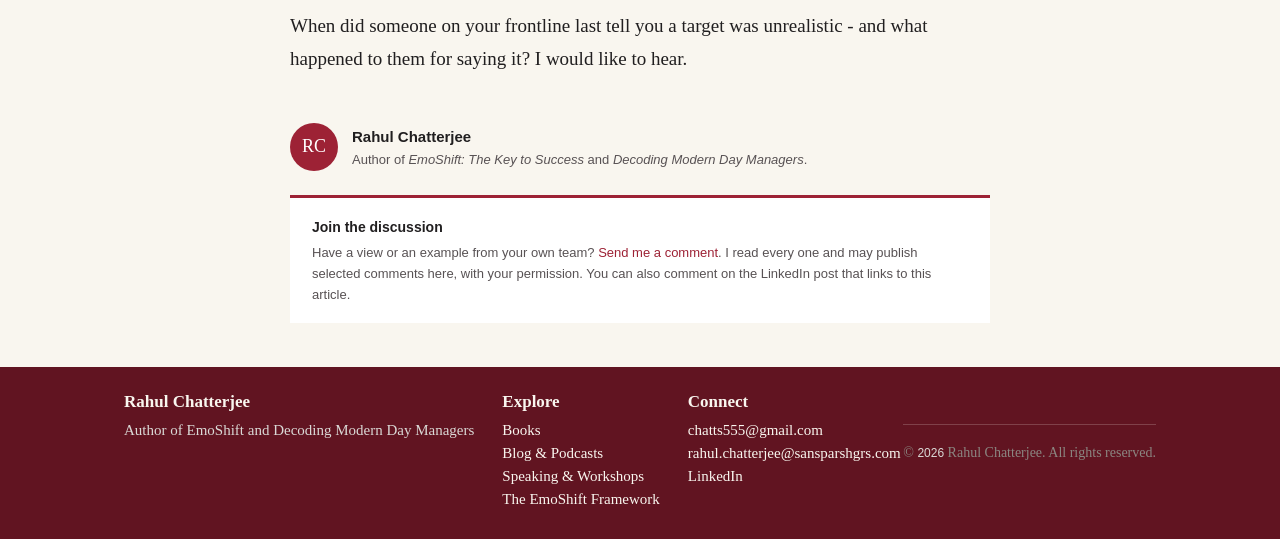
<file: articles/field-officer-unrealistic-target.html>
<!DOCTYPE html>
<html lang="en">
<head>
<meta charset="UTF-8">
<meta name="viewport" content="width=device-width, initial-scale=1.0">
<title>Why a field officer won't say the target is unrealistic - Rahul Chatterjee</title>
<meta name="description" content="A number set in a head office meeting can be impossible in a village. The person who knows stays quiet.">
<link rel="canonical" href="https://sansparshgrs.com/articles/field-officer-unrealistic-target.html">
<meta property="og:type" content="article">
<meta property="og:title" content="Why a field officer won't say the target is unrealistic">
<meta property="og:description" content="A number set in a head office meeting can be impossible in a village. The person who knows stays quiet.">
<meta property="og:url" content="https://sansparshgrs.com/articles/field-officer-unrealistic-target.html">
<meta property="og:image" content="https://github.com/rahul-chatterjee-in/rahulchatterjee-website/releases/download/site-assets/3-w5-targets-paper-plane.jpg">
<meta name="author" content="Rahul Chatterjee">
<link rel="stylesheet" href="../css/style.css">
<link rel="stylesheet" href="../css/article.css">
<style>mark{background:#fdf3c8;padding:0 2px;}</style>
</head>
<body class="article-page">
<header class="site-nav">
  <div class="wrap nav-inner">
    <a class="nav-brand" href="../index.html">Rahul Chatterjee</a>
    <button class="nav-toggle" aria-label="Menu">&#9776;</button>
    <ul class="nav-links">
      <li><a href="../index.html">Home</a></li>
      <li><a href="../about.html">About</a></li>
      <li><a href="../books.html">Books</a></li>
      <li><a href="../blog.html" >Blog &amp; Podcasts</a></li>
      <li><a href="../speaking.html">Speaking</a></li>
      <li><a href="../services.html">Services</a></li>
      <li><a href="../emoshift.html">EmoShift</a></li>
      <li><a class="cta-nav" href="../contact.html">Contact</a></li>
    </ul>
  </div>
</header>
<main class="article-main">
<a class="back" href="../blog.html">&larr; Blog &amp; Podcasts</a>
<div class="cover"><div class="cover-lines"><i></i><i></i><i></i><i></i><i></i></div><div class="cover-copy"><span>TARGETS</span><strong>Why a field officer won't say the target is unrealistic</strong><small>RAHUL CHATTERJEE</small></div><div class="cover-mark">EmoShift</div></div>
<p class="cover-caption">Illustration</p>
<div class="article-content">
<div class="topic">Frontline leadership</div>
<h1 class="article-title">Why a field officer won't say the target is unrealistic</h1>
<p class="subtitle">A number set in a head office meeting can be impossible in a village. The person who knows stays quiet.</p>
<div class="byline"><div class="avatar">RC</div><div><strong>Rahul Chatterjee</strong><span>Author of EmoShift</span><small>12 November 2026 &middot; 3 min read</small></div></div>
<div class="prose">
<p>In the microfinance company where I head learning and development, about 11,000 of our 13,000 people work in the field. Every month, every one of them receives a number. And almost none of them will ever say the number is unrealistic - even when it is.</p>
<p>That silence costs more than any missed target. It is worth understanding where it comes from.</p>
<h2>How a target travels</h2>
<p>A target begins as arithmetic: the growth the company needs, divided by regions, divided by branches. On its way down - head office to region, region to area, area to branch, branch to officer - each level adds a small cushion, because no manager wants to promise exactly what was asked and no more.</p>
<p>By the time the number reaches the field officer, it has passed through four or five hands. None of those hands knows his village. The officer knows which borrowers are seasonal, which crop failed, which festival emptied the market this month. The target knows none of this. And the one person with ground knowledge was never in the room when the number was set.</p>
<h2>Why he stays quiet</h2>
<p>Watch what happens to the officer who says a target is unrealistic. The word he hears back is rarely "unrealistic". It is "capability". Or "commitment". In most branches, questioning the number is quietly read as weakness, and the officer who questions it twice is marked.</p>
<p>So the rational officer absorbs the number and copes in silence. Silence is not agreement. Most of the time, it is fear drawing a salary.</p>
<div class="article-quote">Silence is not agreement. Most of the time, it is fear drawing a salary.</div>
<h2>What the silence costs</h2>
<p>The cost does not look like laziness. It looks like coping. Next month's pipeline gets quietly under-reported so the next target starts lower. Branch numbers get dressed up for the review call. Worst of all, the pressure travels one more step down - to the borrower - when any loan starts to look better than the right loan.</p>
<p>Then comes the resignation that surprises head office. It should not surprise anyone. The officer lived with the gap between the number and the ground for months. He just never found a safe way to say so. And every month he stayed quiet, the reports head office read described effort, not reality.</p>
<h2>What I would change</h2>
<p>I keep returning to an exit interview from our own company. A leaver told us that in 90 days, nobody asked about his well-being. He was given targets, and when he missed, he was questioned - but nobody helped him hit them.</p>
<p>That interview changed how I think about the conversation around targets. A few shifts I would argue for:</p>
<p><strong>1.</strong> Ask "what would make this achievable?" before "why did you miss?" The first question produces information. The second produces excuses.</p>
<p><strong>2.</strong> Test the number against the ground before it is final. A target discussed with the officer who must deliver it is not a softer target. It is a more honest one.</p>
<p><strong>3.</strong> Measure managers on helping, not only on questioning. A branch manager who helps an officer hit a number does more for retention and performance than one who audits the miss.</p>
<p><strong>4.</strong> Coach hardest in the first 90 days, when the gap between the number and the ground is newest and the officer has not yet learned that silence is safer.</p>
<h2>The emotion under the silence</h2>
<p>The EmoShift lens applies here. Under a field officer's silence sits an emotion - usually fear: of being judged, of being transferred, of being the name that comes up when numbers are discussed. A manager who notices the emotion will ask one more question. A manager who reads silence as agreement will walk away informed of nothing.</p>
<p>I cannot prove that silence around targets is what pushes people out of a company. Attrition is never one thing. But I have sat in enough exit interviews to notice how clearly people speak once they finally feel safe - and to wonder what they would have said six months earlier, if someone had asked the right question.</p>
<h2>One question for you</h2>
<p>When did someone on your frontline last tell you a target was unrealistic - and what happened to them for saying it? I would like to hear.</p>

</div>
<div class="author-end"><div class="avatar">RC</div><div><strong>Rahul Chatterjee</strong><p>Author of <em>EmoShift: The Key to Success</em> and <em>Decoding Modern Day Managers</em>.</p></div></div>
<div class="discussion"><strong>Join the discussion</strong><p>Have a view or an example from your own team? <a href="mailto:chatts555@gmail.com?subject=Comment%20on%20%22Why%20a%20field%20officer%20won't%20say%20the%20target%20is%20unrealistic%22">Send me a comment</a>. I read every one and may publish selected comments here, with your permission. You can also comment on the LinkedIn post that links to this article.</p></div>

</div>
</main>
<footer>
  <div class="wrap">
    <div class="footer-grid">
      <div>
        <h4>Rahul Chatterjee</h4>
        <ul>
          <li>Author of EmoShift and Decoding Modern Day Managers</li>
        </ul>
      </div>
      <div>
        <h4>Explore</h4>
        <ul>
          <li><a href="../books.html">Books</a></li>
          <li><a href="../blog.html">Blog &amp; Podcasts</a></li>
          <li><a href="../speaking.html">Speaking &amp; Workshops</a></li>
          <li><a href="../emoshift.html">The EmoShift Framework</a></li>
        </ul>
      </div>
      <div>
        <h4>Connect</h4>
        <ul>
          <li><a href="mailto:chatts555@gmail.com">chatts555@gmail.com</a></li>
          <li><a href="https://www.linkedin.com/in/rahul-chatterjee-5b00b728" rel="noopener">LinkedIn</a></li>
        </ul>
      </div>
    </div>
    <div class="footer-bottom">&copy; <span id="year">2026</span> Rahul Chatterjee. All rights reserved.</div>
  </div>
</footer>

<script src="../js/main.js"></script>
</body>
</html>
</file>
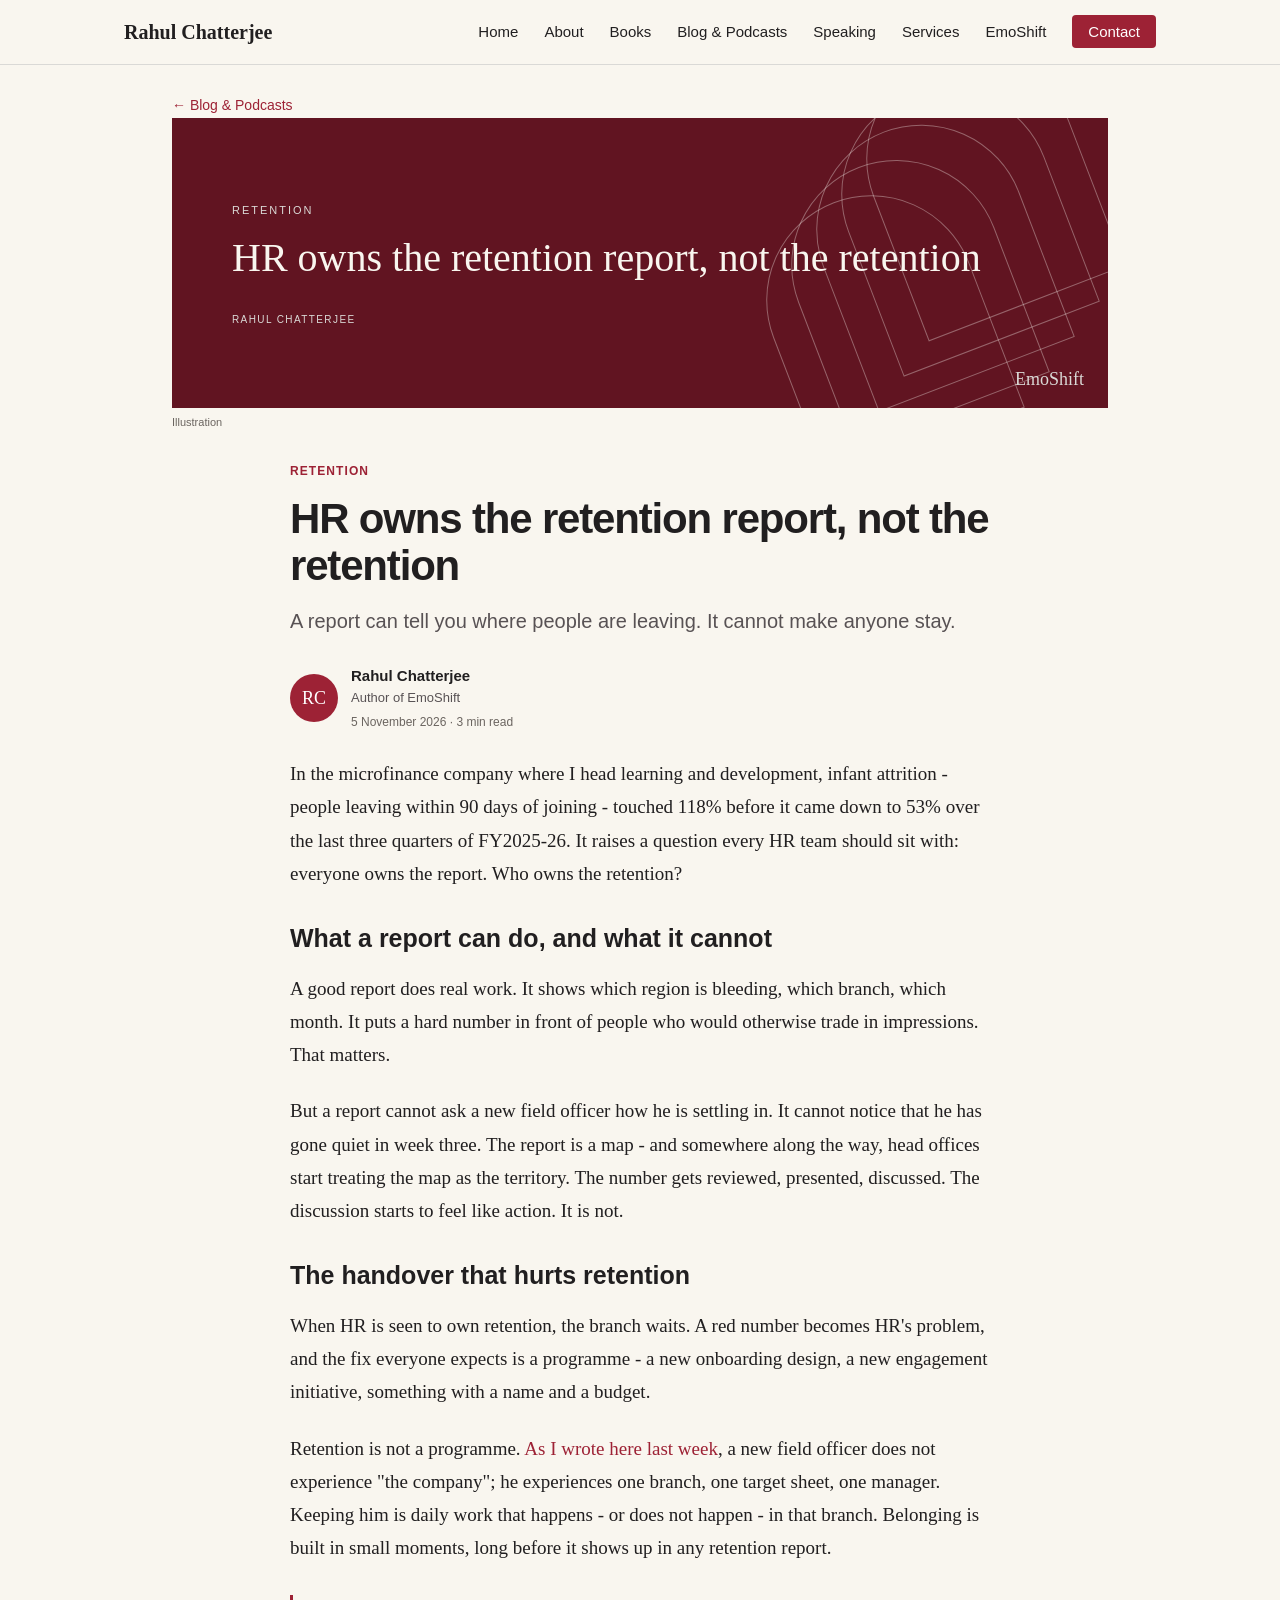
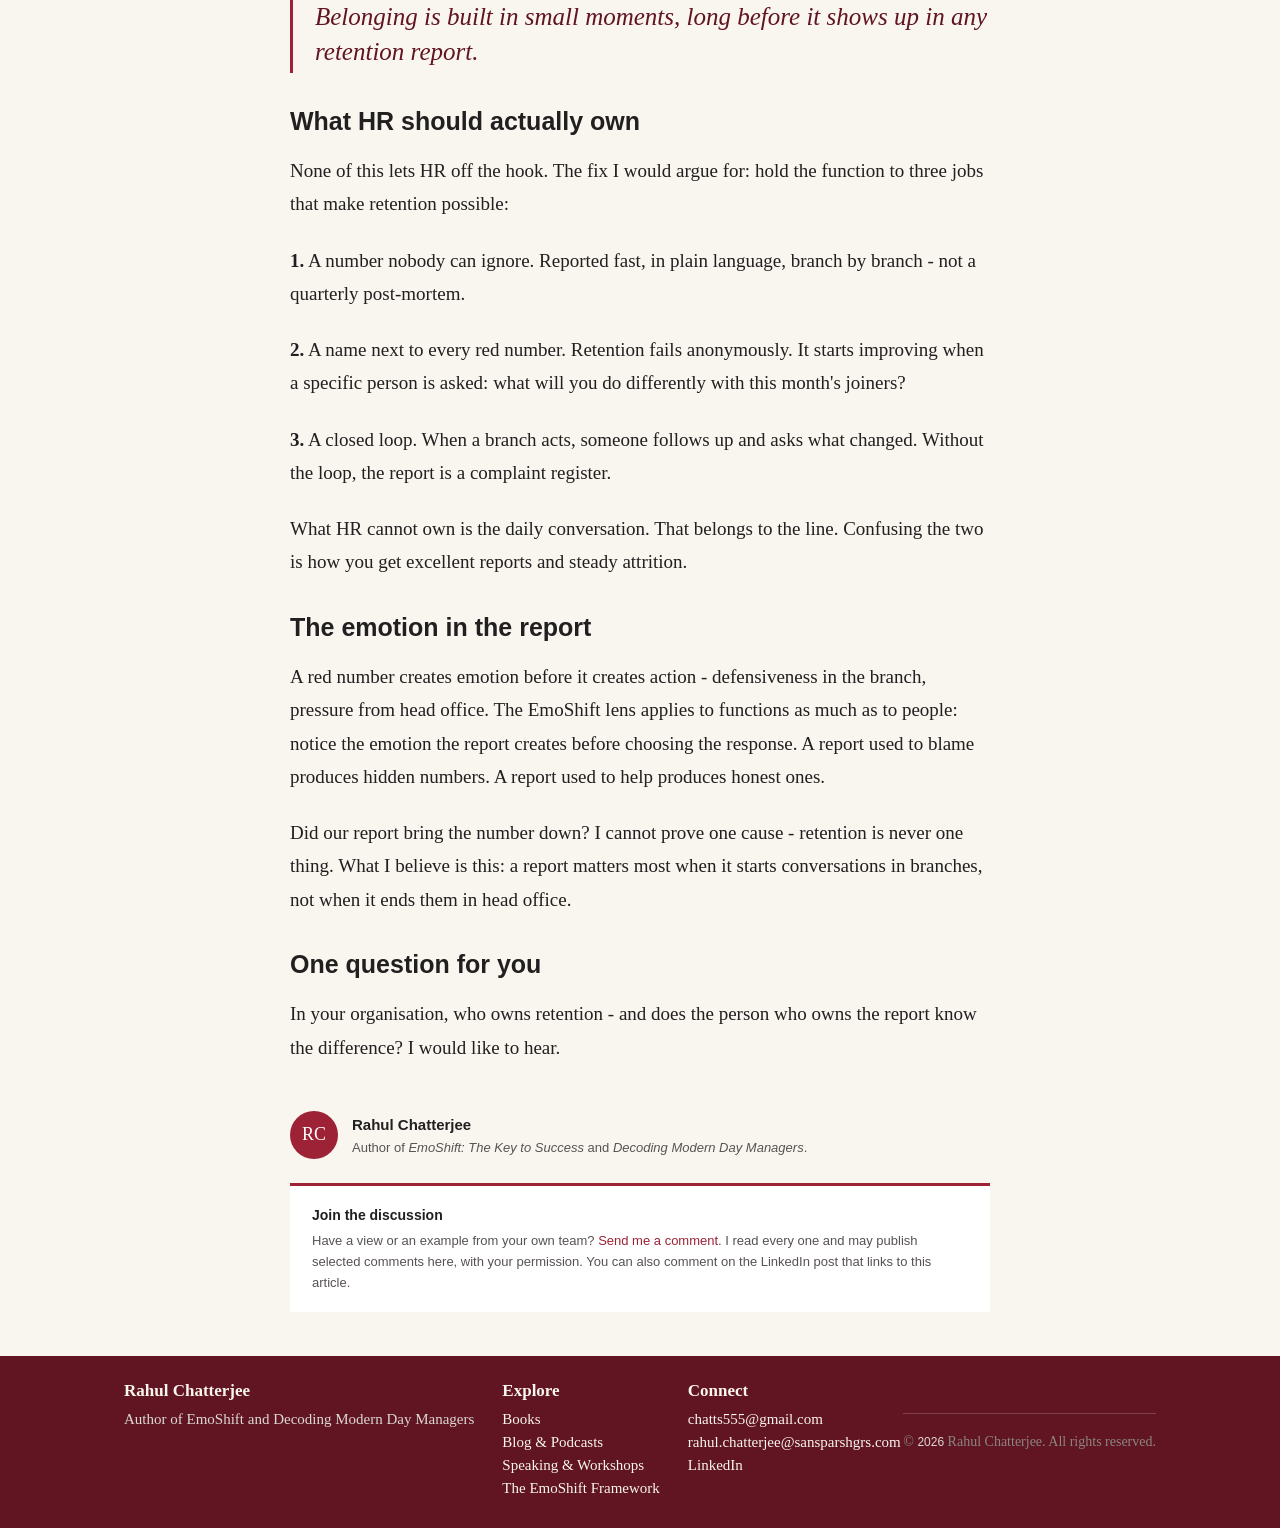
<file: articles/hr-owns-the-retention-report.html>
<!DOCTYPE html>
<html lang="en">
<head>
<meta charset="UTF-8">
<meta name="viewport" content="width=device-width, initial-scale=1.0">
<title>HR owns the retention report, not the retention - Rahul Chatterjee</title>
<meta name="description" content="A report can tell you where people are leaving. It cannot make anyone stay.">
<link rel="canonical" href="https://sansparshgrs.com/articles/hr-owns-the-retention-report.html">
<meta property="og:type" content="article">
<meta property="og:title" content="HR owns the retention report, not the retention">
<meta property="og:description" content="A report can tell you where people are leaving. It cannot make anyone stay.">
<meta property="og:url" content="https://sansparshgrs.com/articles/hr-owns-the-retention-report.html">
<meta property="og:image" content="https://github.com/rahul-chatterjee-in/rahulchatterjee-website/releases/download/site-assets/2-w4-retention-report-share.jpg">
<meta name="author" content="Rahul Chatterjee">
<link rel="stylesheet" href="../css/style.css">
<link rel="stylesheet" href="../css/article.css">
<style>mark{background:#fdf3c8;padding:0 2px;}</style>
</head>
<body class="article-page">
<header class="site-nav">
  <div class="wrap nav-inner">
    <a class="nav-brand" href="../index.html">Rahul Chatterjee</a>
    <button class="nav-toggle" aria-label="Menu">&#9776;</button>
    <ul class="nav-links">
      <li><a href="../index.html">Home</a></li>
      <li><a href="../about.html">About</a></li>
      <li><a href="../books.html">Books</a></li>
      <li><a href="../blog.html" >Blog &amp; Podcasts</a></li>
      <li><a href="../speaking.html">Speaking</a></li>
      <li><a href="../services.html">Services</a></li>
      <li><a href="../emoshift.html">EmoShift</a></li>
      <li><a class="cta-nav" href="../contact.html">Contact</a></li>
    </ul>
  </div>
</header>
<main class="article-main">
<a class="back" href="../blog.html">&larr; Blog &amp; Podcasts</a>
<div class="cover"><div class="cover-lines"><i></i><i></i><i></i><i></i><i></i></div><div class="cover-copy"><span>RETENTION</span><strong>HR owns the retention report, not the retention</strong><small>RAHUL CHATTERJEE</small></div><div class="cover-mark">EmoShift</div></div>
<p class="cover-caption">Illustration</p>
<div class="article-content">
<div class="topic">Retention</div>
<h1 class="article-title">HR owns the retention report, not the retention</h1>
<p class="subtitle">A report can tell you where people are leaving. It cannot make anyone stay.</p>
<div class="byline"><div class="avatar">RC</div><div><strong>Rahul Chatterjee</strong><span>Author of EmoShift</span><small>5 November 2026 &middot; 3 min read</small></div></div>
<div class="prose">
<p>In the microfinance company where I head learning and development, infant attrition - people leaving within 90 days of joining - touched 118% before it came down to 53% over the last three quarters of FY2025-26. It raises a question every HR team should sit with: everyone owns the report. Who owns the retention?</p>
<h2>What a report can do, and what it cannot</h2>
<p>A good report does real work. It shows which region is bleeding, which branch, which month. It puts a hard number in front of people who would otherwise trade in impressions. That matters.</p>
<p>But a report cannot ask a new field officer how he is settling in. It cannot notice that he has gone quiet in week three. The report is a map - and somewhere along the way, head offices start treating the map as the territory. The number gets reviewed, presented, discussed. The discussion starts to feel like action. It is not.</p>
<h2>The handover that hurts retention</h2>
<p>When HR is seen to own retention, the branch waits. A red number becomes HR's problem, and the fix everyone expects is a programme - a new onboarding design, a new engagement initiative, something with a name and a budget.</p>
<p>Retention is not a programme. <a href="do-field-officers-quit-the-branch-manager.html">As I wrote here last week</a>, a new field officer does not experience "the company"; he experiences one branch, one target sheet, one manager. Keeping him is daily work that happens - or does not happen - in that branch. Belonging is built in small moments, long before it shows up in any retention report.</p>
<div class="article-quote">Belonging is built in small moments, long before it shows up in any retention report.</div>
<h2>What HR should actually own</h2>
<p>None of this lets HR off the hook. The fix I would argue for: hold the function to three jobs that make retention possible:</p>
<p><strong>1.</strong> A number nobody can ignore. Reported fast, in plain language, branch by branch - not a quarterly post-mortem.</p>
<p><strong>2.</strong> A name next to every red number. Retention fails anonymously. It starts improving when a specific person is asked: what will you do differently with this month's joiners?</p>
<p><strong>3.</strong> A closed loop. When a branch acts, someone follows up and asks what changed. Without the loop, the report is a complaint register.</p>
<p>What HR cannot own is the daily conversation. That belongs to the line. Confusing the two is how you get excellent reports and steady attrition.</p>
<h2>The emotion in the report</h2>
<p>A red number creates emotion before it creates action - defensiveness in the branch, pressure from head office. The EmoShift lens applies to functions as much as to people: notice the emotion the report creates before choosing the response. A report used to blame produces hidden numbers. A report used to help produces honest ones.</p>
<p>Did our report bring the number down? I cannot prove one cause - retention is never one thing. What I believe is this: a report matters most when it starts conversations in branches, not when it ends them in head office.</p>
<h2>One question for you</h2>
<p>In your organisation, who owns retention - and does the person who owns the report know the difference? I would like to hear.</p>

</div>
<div class="author-end"><div class="avatar">RC</div><div><strong>Rahul Chatterjee</strong><p>Author of <em>EmoShift: The Key to Success</em> and <em>Decoding Modern Day Managers</em>.</p></div></div>
<div class="discussion"><strong>Join the discussion</strong><p>Have a view or an example from your own team? <a href="mailto:chatts555@gmail.com?subject=Comment%20on%20%22HR%20owns%20the%20retention%20report%2C%20not%20the%20retention%22">Send me a comment</a>. I read every one and may publish selected comments here, with your permission. You can also comment on the LinkedIn post that links to this article.</p></div>

</div>
</main>
<footer>
  <div class="wrap">
    <div class="footer-grid">
      <div>
        <h4>Rahul Chatterjee</h4>
        <ul>
          <li>Author of EmoShift and Decoding Modern Day Managers</li>
        </ul>
      </div>
      <div>
        <h4>Explore</h4>
        <ul>
          <li><a href="../books.html">Books</a></li>
          <li><a href="../blog.html">Blog &amp; Podcasts</a></li>
          <li><a href="../speaking.html">Speaking &amp; Workshops</a></li>
          <li><a href="../emoshift.html">The EmoShift Framework</a></li>
        </ul>
      </div>
      <div>
        <h4>Connect</h4>
        <ul>
          <li><a href="mailto:chatts555@gmail.com">chatts555@gmail.com</a></li>
          <li><a href="https://www.linkedin.com/in/rahul-chatterjee-5b00b728" rel="noopener">LinkedIn</a></li>
        </ul>
      </div>
    </div>
    <div class="footer-bottom">&copy; <span id="year">2026</span> Rahul Chatterjee. All rights reserved.</div>
  </div>
</footer>

<script src="../js/main.js"></script>
</body>
</html>
</file>
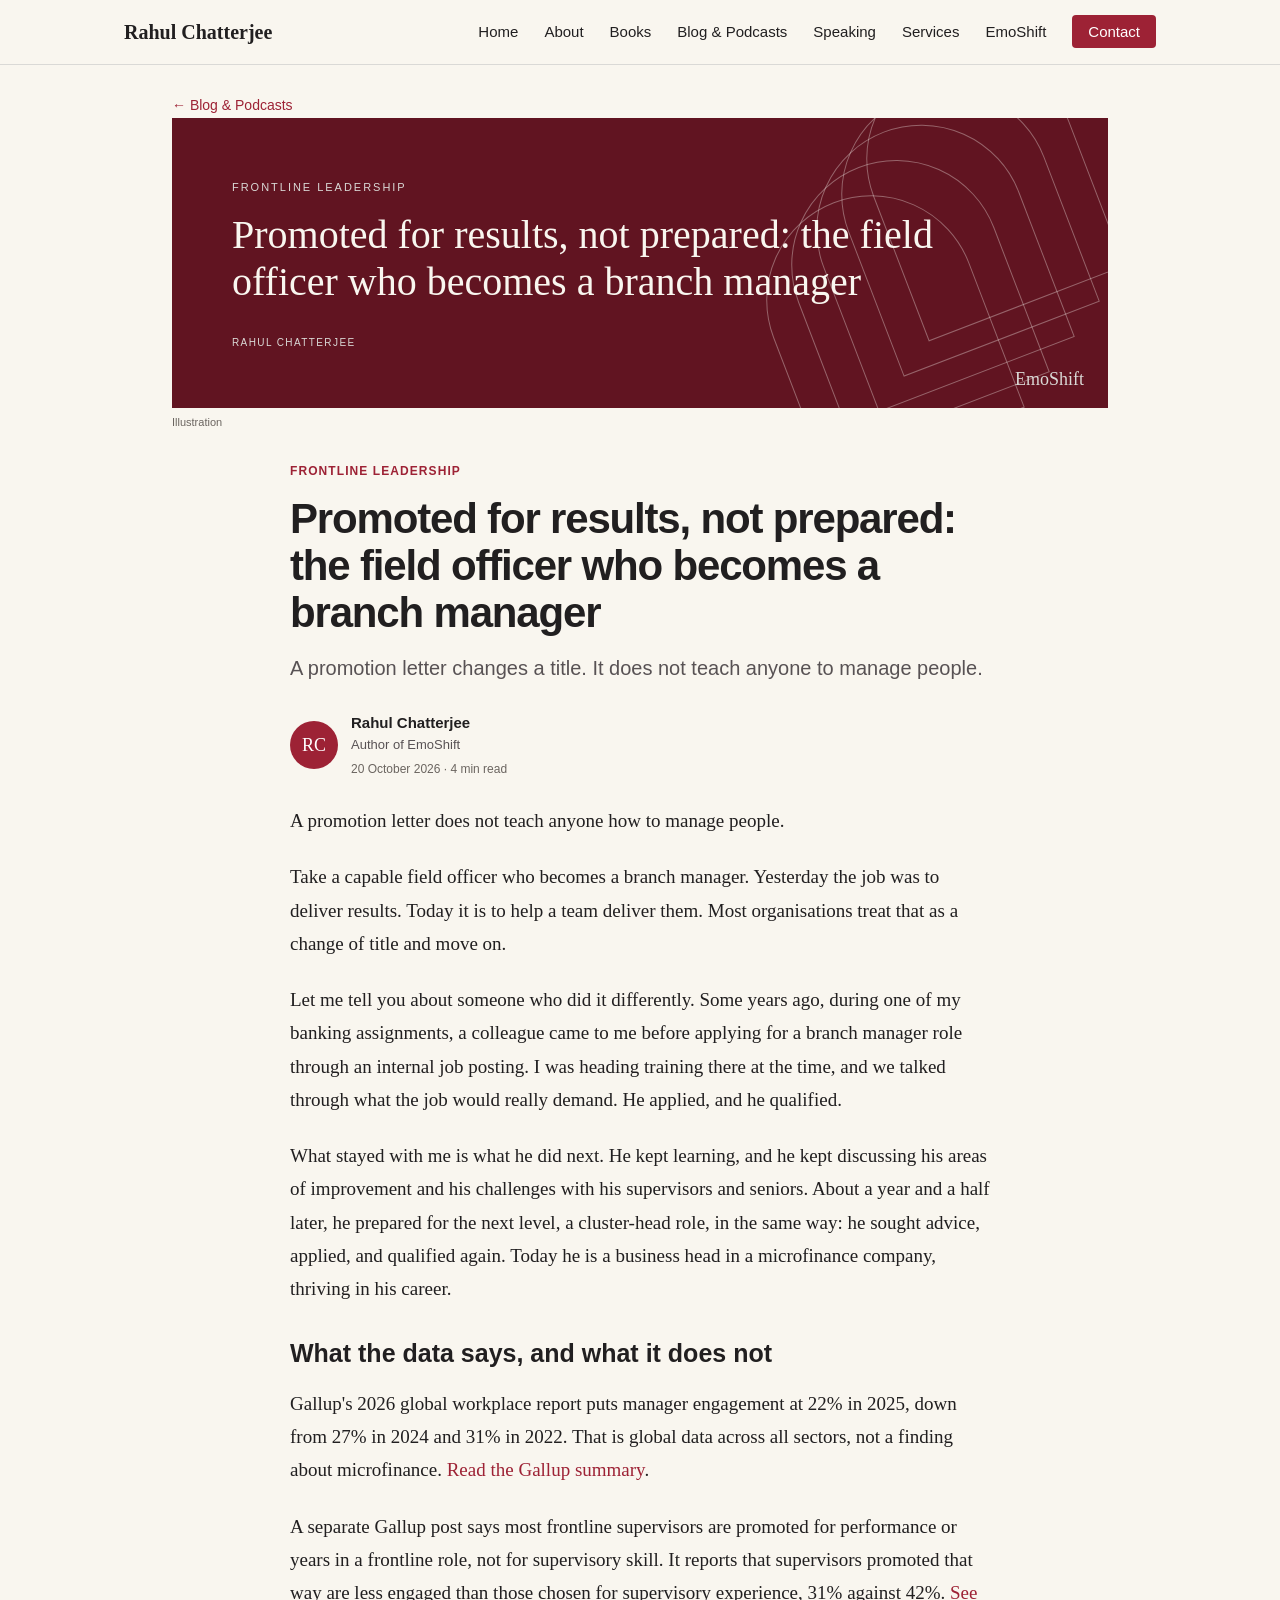
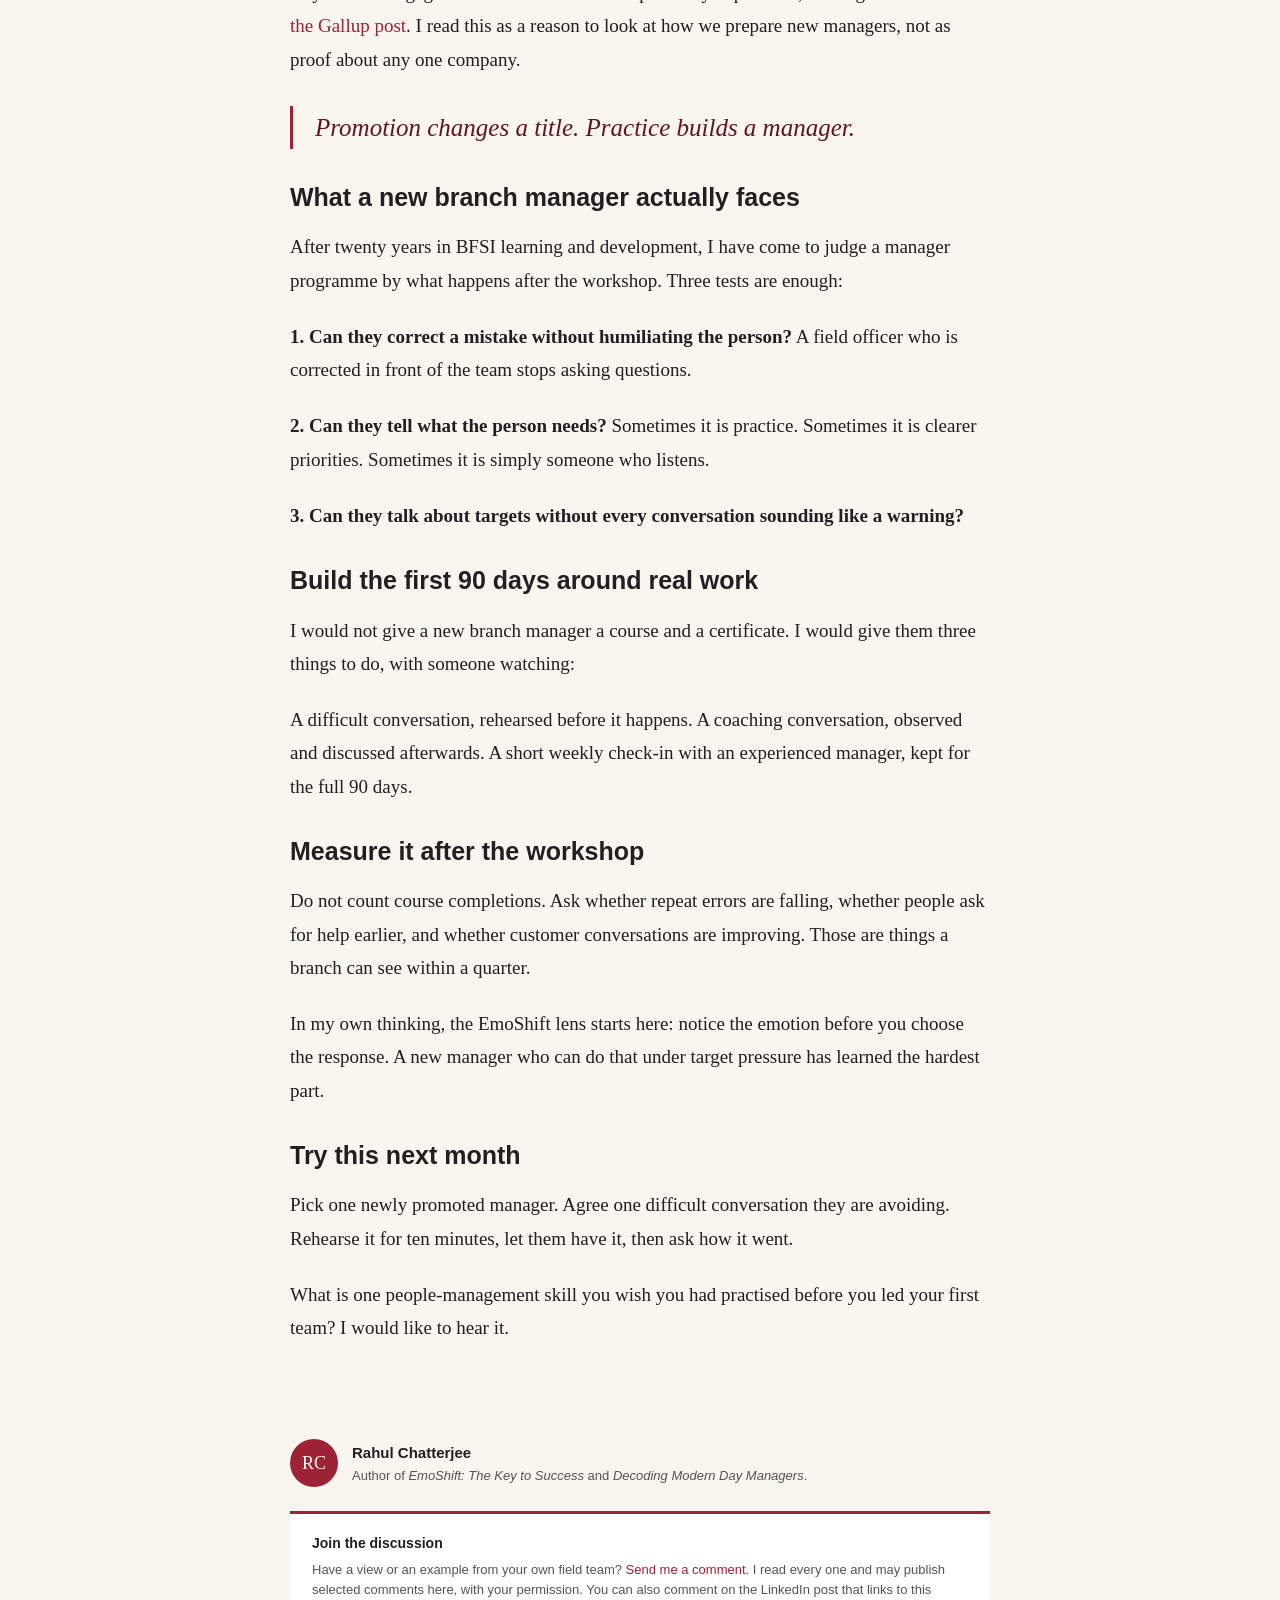
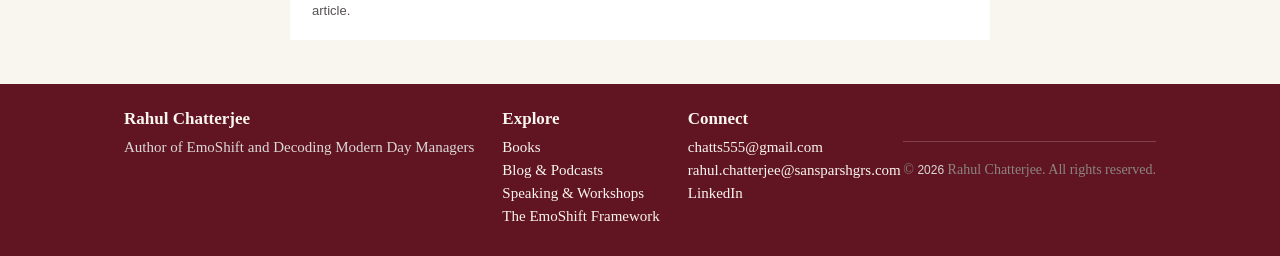
<file: articles/promoted-for-results-not-prepared.html>
<!DOCTYPE html>
<html lang="en">
<head>
<meta charset="UTF-8">
<meta name="viewport" content="width=device-width, initial-scale=1.0">
<title>Promoted for results, not prepared: the field officer who becomes a branch manager - Rahul Chatterjee</title>
<meta name="description" content="A promotion letter changes a title. It does not teach anyone to manage people.">
<link rel="canonical" href="https://sansparshgrs.com/articles/promoted-for-results-not-prepared.html">
<meta property="og:type" content="article">
<meta property="og:title" content="Promoted for results, not prepared: the field officer who becomes a branch manager">
<meta property="og:description" content="A promotion letter changes a title. It does not teach anyone to manage people.">
<meta property="og:url" content="https://sansparshgrs.com/articles/promoted-for-results-not-prepared.html">
<meta name="author" content="Rahul Chatterjee">
<link rel="stylesheet" href="../css/style.css">
<link rel="stylesheet" href="../css/article.css">
<style>mark{background:#fdf3c8;padding:0 2px;}</style>
</head>
<body class="article-page">
<header class="site-nav">
  <div class="wrap nav-inner">
    <a class="nav-brand" href="../index.html">Rahul Chatterjee</a>
    <button class="nav-toggle" aria-label="Menu">&#9776;</button>
    <ul class="nav-links">
      <li><a href="../index.html">Home</a></li>
      <li><a href="../about.html">About</a></li>
      <li><a href="../books.html">Books</a></li>
      <li><a href="../blog.html" >Blog &amp; Podcasts</a></li>
      <li><a href="../speaking.html">Speaking</a></li>
      <li><a href="../services.html">Services</a></li>
      <li><a href="../emoshift.html">EmoShift</a></li>
      <li><a class="cta-nav" href="../contact.html">Contact</a></li>
    </ul>
  </div>
</header>
<main class="article-main">
<a class="back" href="../blog.html">&larr; Blog &amp; Podcasts</a>
<div class="cover"><div class="cover-lines"><i></i><i></i><i></i><i></i><i></i></div><div class="cover-copy"><span>FRONTLINE LEADERSHIP</span><strong>Promoted for results, not prepared: the field officer who becomes a branch manager</strong><small>RAHUL CHATTERJEE</small></div><div class="cover-mark">EmoShift</div></div>
<p class="cover-caption">Illustration</p>
<div class="article-content">
<div class="topic">Frontline leadership</div>
<h1 class="article-title">Promoted for results, not prepared: the field officer who becomes a branch manager</h1>
<p class="subtitle">A promotion letter changes a title. It does not teach anyone to manage people.</p>
<div class="byline"><div class="avatar">RC</div><div><strong>Rahul Chatterjee</strong><span>Author of EmoShift</span><small>20 October 2026 &middot; 4 min read</small></div></div>
<div class="prose">
<p>A promotion letter does not teach anyone how to manage people.</p>
<p>Take a capable field officer who becomes a branch manager. Yesterday the job was to deliver results. Today it is to help a team deliver them. Most organisations treat that as a change of title and move on.</p>
<p>Let me tell you about someone who did it differently. Some years ago, during one of my banking assignments, a colleague came to me before applying for a branch manager role through an internal job posting. I was heading training there at the time, and we talked through what the job would really demand. He applied, and he qualified.</p>
<p>What stayed with me is what he did next. He kept learning, and he kept discussing his areas of improvement and his challenges with his supervisors and seniors. About a year and a half later, he prepared for the next level, a cluster-head role, in the same way: he sought advice, applied, and qualified again. Today he is a business head in a microfinance company, thriving in his career.</p>
<h2>What the data says, and what it does not</h2>
<p>Gallup's 2026 global workplace report puts manager engagement at 22% in 2025, down from 27% in 2024 and 31% in 2022. That is global data across all sectors, not a finding about microfinance. <a href="https://www.gallup.com/workplace/708071/global-employee-engagement-continues-decline.aspx" rel="noopener">Read the Gallup summary</a>.</p>
<p>A separate Gallup post says most frontline supervisors are promoted for performance or years in a frontline role, not for supervisory skill. It reports that supervisors promoted that way are less engaged than those chosen for supervisory experience, 31% against 42%. <a href="https://www.linkedin.com/posts/gallup_the-majority-of-frontline-supervisors-are-activity-7415044992660021251-PhTy" rel="noopener">See the Gallup post</a>. I read this as a reason to look at how we prepare new managers, not as proof about any one company.</p>
<div class="article-quote">Promotion changes a title. Practice builds a manager.</div>
<h2>What a new branch manager actually faces</h2>
<p>After twenty years in BFSI learning and development, I have come to judge a manager programme by what happens after the workshop. Three tests are enough:</p>
<p><strong>1. Can they correct a mistake without humiliating the person?</strong> A field officer who is corrected in front of the team stops asking questions.</p>
<p><strong>2. Can they tell what the person needs?</strong> Sometimes it is practice. Sometimes it is clearer priorities. Sometimes it is simply someone who listens.</p>
<p><strong>3. Can they talk about targets without every conversation sounding like a warning?</strong></p>
<h2>Build the first 90 days around real work</h2>
<p>I would not give a new branch manager a course and a certificate. I would give them three things to do, with someone watching:</p>
<p>A difficult conversation, rehearsed before it happens. A coaching conversation, observed and discussed afterwards. A short weekly check-in with an experienced manager, kept for the full 90 days.</p>
<h2>Measure it after the workshop</h2>
<p>Do not count course completions. Ask whether repeat errors are falling, whether people ask for help earlier, and whether customer conversations are improving. Those are things a branch can see within a quarter.</p>
<p>In my own thinking, the EmoShift lens starts here: notice the emotion before you choose the response. A new manager who can do that under target pressure has learned the hardest part.</p>
<h2>Try this next month</h2>
<p>Pick one newly promoted manager. Agree one difficult conversation they are avoiding. Rehearse it for ten minutes, let them have it, then ask how it went.</p>
<p>What is one people-management skill you wish you had practised before you led your first team? I would like to hear it.</p>
</div>
<div class="author-end">
</div>
<div class="author-end"><div class="avatar">RC</div><div><strong>Rahul Chatterjee</strong><p>Author of <em>EmoShift: The Key to Success</em> and <em>Decoding Modern Day Managers</em>.</p></div></div>
<div class="discussion"><strong>Join the discussion</strong><p>Have a view or an example from your own field team? <a href="mailto:chatts555@gmail.com?subject=Comment%20on%20%22Promoted%20for%20results%2C%20not%20prepared%22">Send me a comment</a>. I read every one and may publish selected comments here, with your permission. You can also comment on the LinkedIn post that links to this article.</p></div>

</div>
</main>
<footer>
  <div class="wrap">
    <div class="footer-grid">
      <div>
        <h4>Rahul Chatterjee</h4>
        <ul>
          <li>Author of EmoShift and Decoding Modern Day Managers</li>
        </ul>
      </div>
      <div>
        <h4>Explore</h4>
        <ul>
          <li><a href="../books.html">Books</a></li>
          <li><a href="../blog.html">Blog &amp; Podcasts</a></li>
          <li><a href="../speaking.html">Speaking &amp; Workshops</a></li>
          <li><a href="../emoshift.html">The EmoShift Framework</a></li>
        </ul>
      </div>
      <div>
        <h4>Connect</h4>
        <ul>
          <li><a href="mailto:chatts555@gmail.com">chatts555@gmail.com</a></li>
          <li><a href="https://www.linkedin.com/in/rahul-chatterjee-5b00b728" rel="noopener">LinkedIn</a></li>
        </ul>
      </div>
    </div>
    <div class="footer-bottom">&copy; <span id="year">2026</span> Rahul Chatterjee. All rights reserved.</div>
  </div>
</footer>

<script src="../js/main.js"></script>
</body>
</html>
</file>
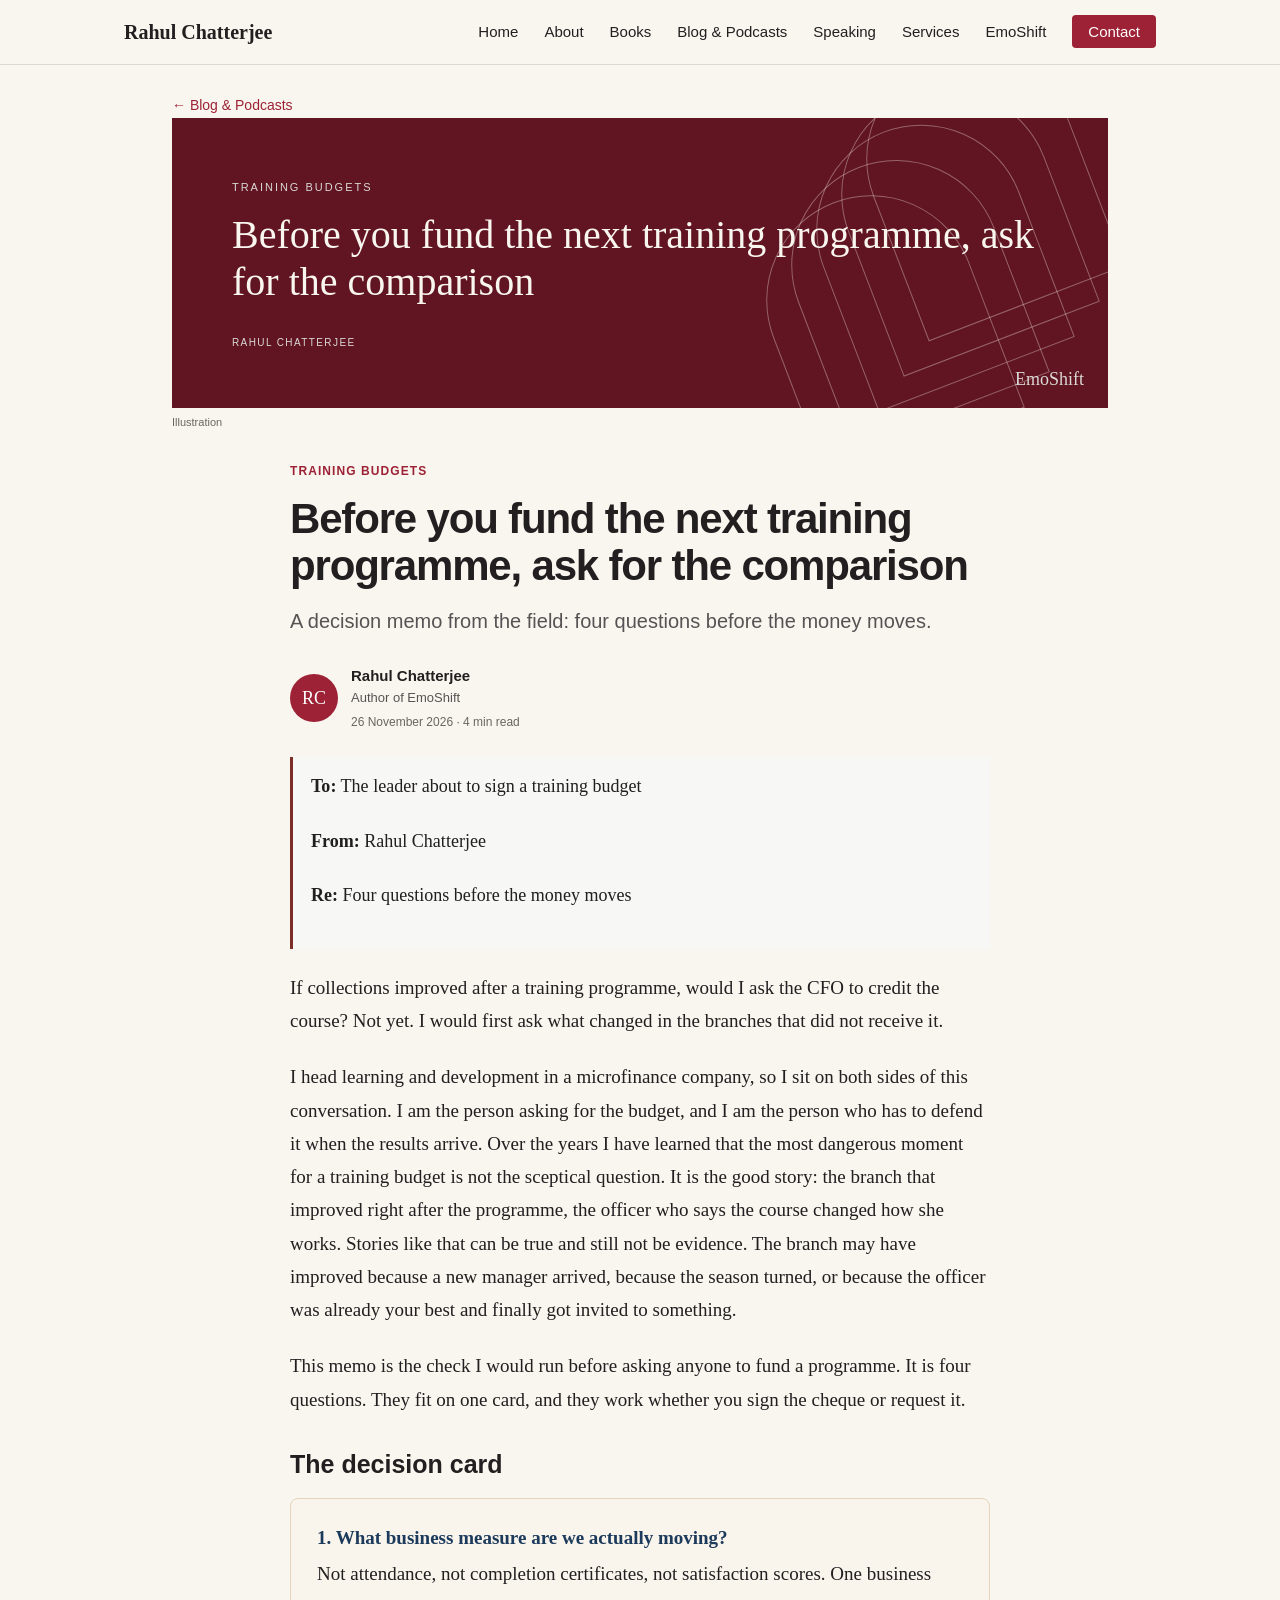
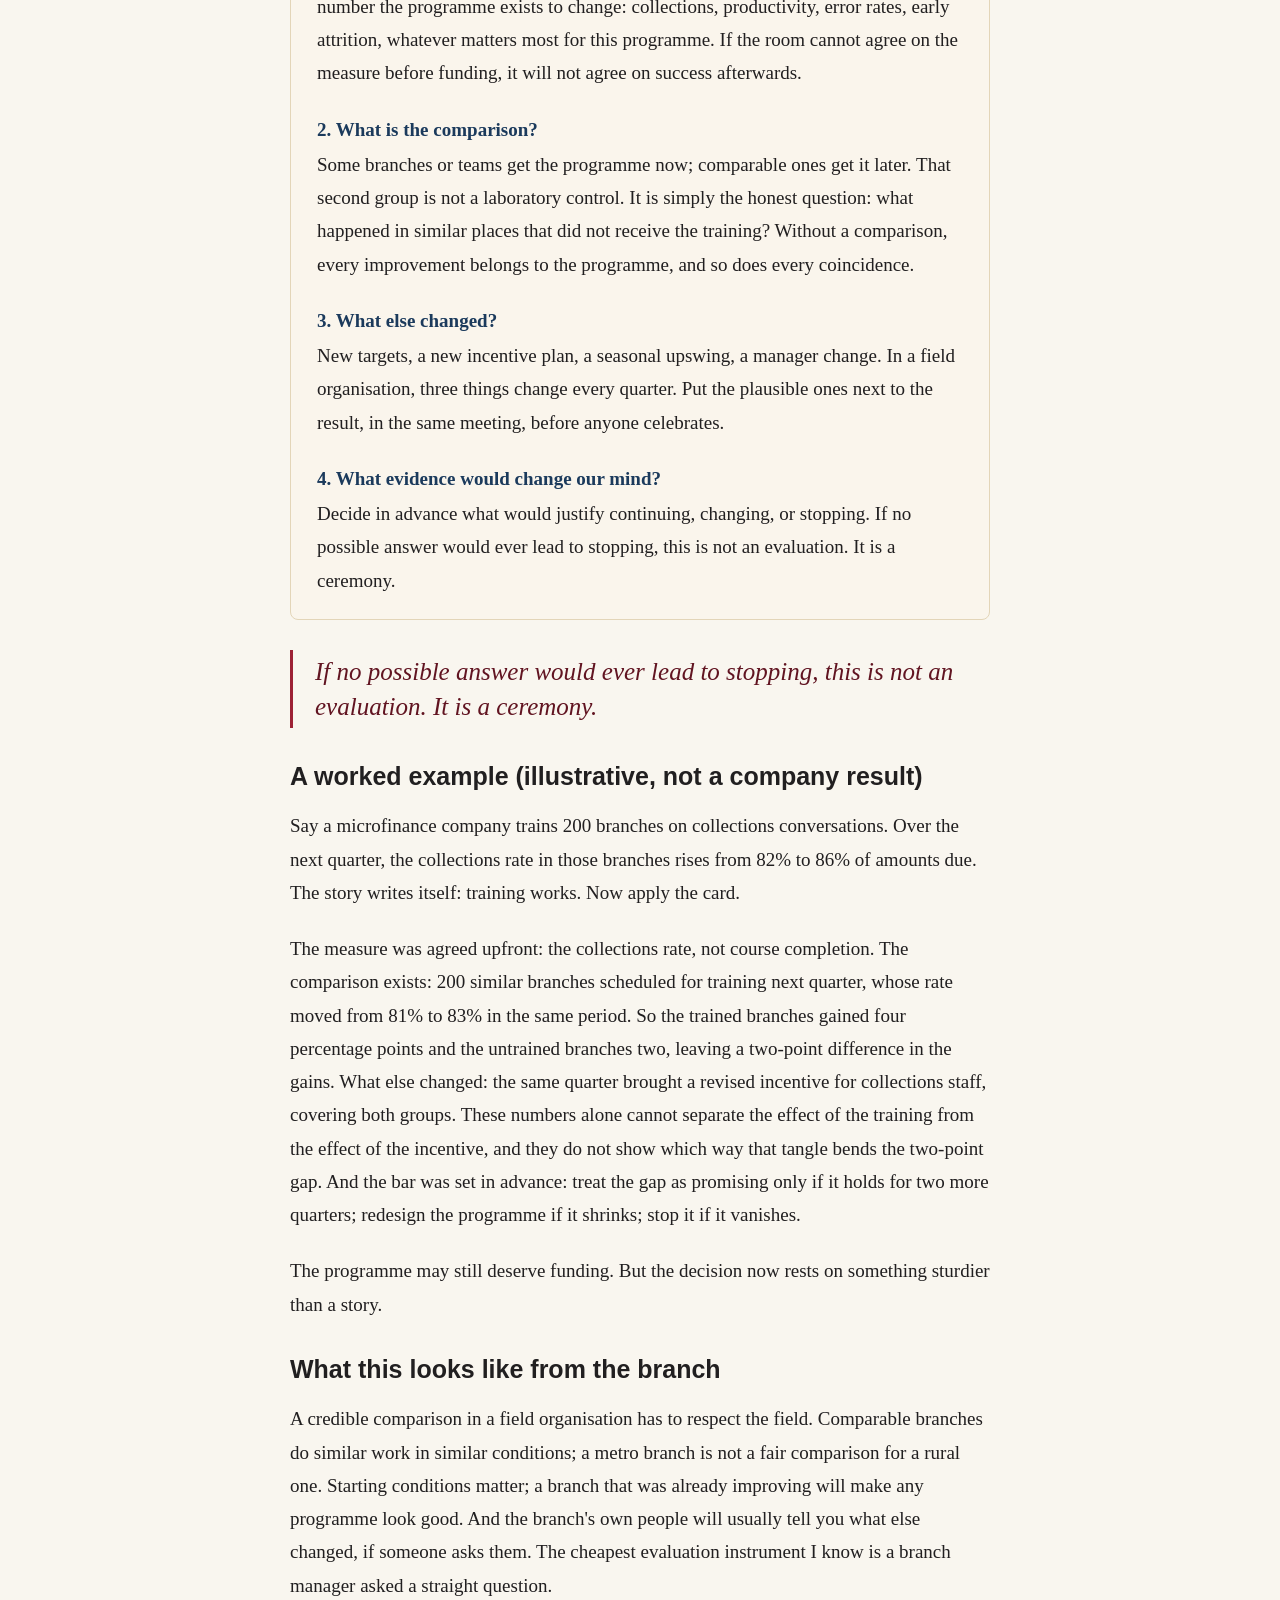
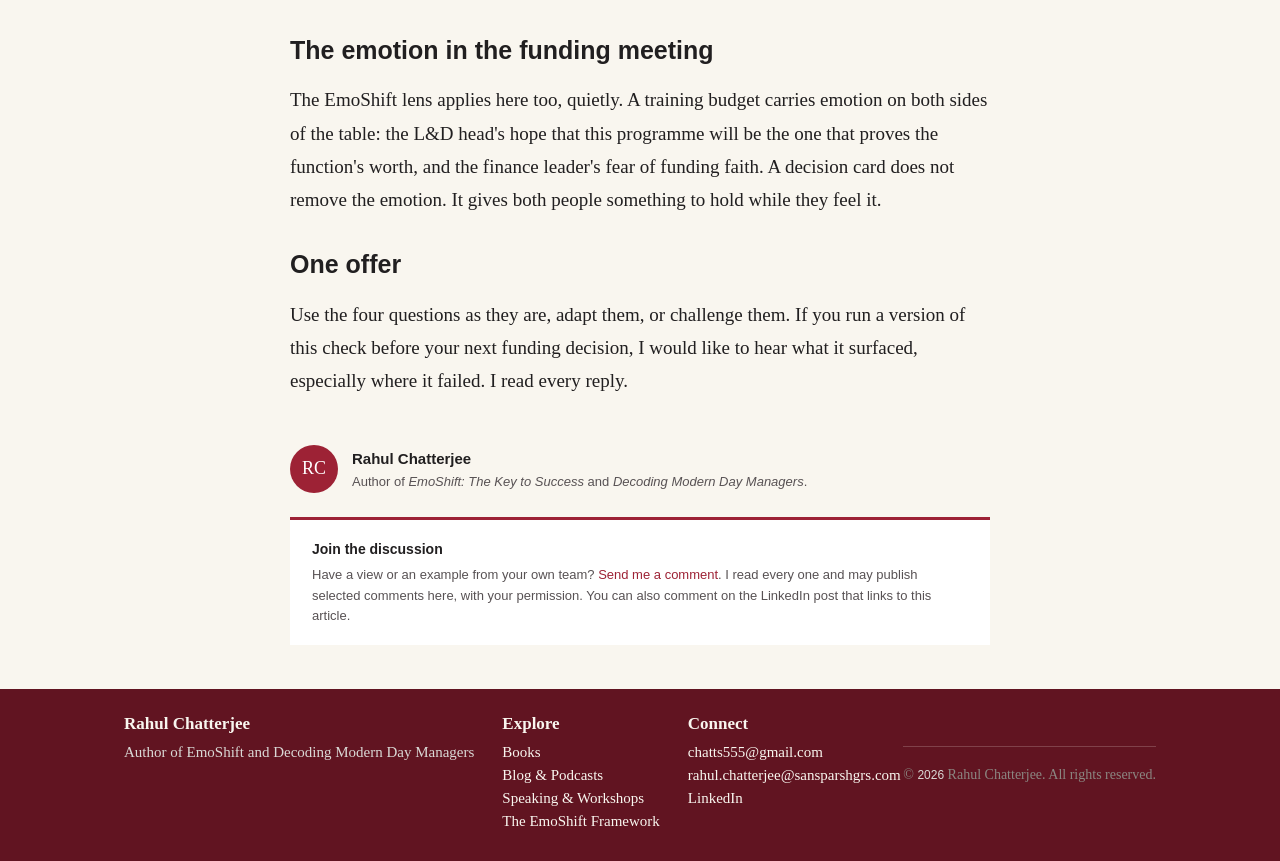
<file: articles/training-budget-ask-for-the-comparison.html>
<!DOCTYPE html>
<html lang="en">
<head>
<meta charset="UTF-8">
<meta name="viewport" content="width=device-width, initial-scale=1.0">
<title>Before you fund the next training programme, ask for the comparison - Rahul Chatterjee</title>
<meta name="description" content="A decision memo from the field: four questions before the money moves.">
<link rel="canonical" href="https://sansparshgrs.com/articles/training-budget-ask-for-the-comparison.html">
<meta property="og:type" content="article">
<meta property="og:title" content="Before you fund the next training programme, ask for the comparison">
<meta property="og:description" content="A decision memo from the field: four questions before the money moves.">
<meta property="og:url" content="https://sansparshgrs.com/articles/training-budget-ask-for-the-comparison.html">
<meta property="og:image" content="https://github.com/rahul-chatterjee-in/rahulchatterjee-website/releases/download/site-assets/1-5-w7-training-budget-comparison.jpg">
<meta name="author" content="Rahul Chatterjee">
<link rel="stylesheet" href="../css/style.css">
<link rel="stylesheet" href="../css/article.css">
<style>mark{background:#fdf3c8;padding:0 2px;}
.decision-card{background:#faf5ec;border:1px solid #e3d5b8;border-radius:8px;padding:22px 26px;margin:18px 0 26px;}
.decision-card p{margin:0 0 14px;}
.decision-card p:last-child{margin-bottom:0;}
.decision-card strong.q{display:block;color:#1b3a5c;margin-bottom:2px;}
.memo-head{background:#f7f7f5;border-left:3px solid #7b2d26;padding:14px 18px;margin:0 0 22px;}
.memo-head p{margin:0;font-size:0.95em;}</style>
</head>
<body class="article-page">
<header class="site-nav">
  <div class="wrap nav-inner">
    <a class="nav-brand" href="../index.html">Rahul Chatterjee</a>
    <button class="nav-toggle" aria-label="Menu">&#9776;</button>
    <ul class="nav-links">
      <li><a href="../index.html">Home</a></li>
      <li><a href="../about.html">About</a></li>
      <li><a href="../books.html">Books</a></li>
      <li><a href="../blog.html" >Blog &amp; Podcasts</a></li>
      <li><a href="../speaking.html">Speaking</a></li>
      <li><a href="../services.html">Services</a></li>
      <li><a href="../emoshift.html">EmoShift</a></li>
      <li><a class="cta-nav" href="../contact.html">Contact</a></li>
    </ul>
  </div>
</header>
<main class="article-main">
<a class="back" href="../blog.html">&larr; Blog &amp; Podcasts</a>
<div class="cover"><div class="cover-lines"><i></i><i></i><i></i><i></i><i></i></div><div class="cover-copy"><span>TRAINING BUDGETS</span><strong>Before you fund the next training programme, ask for the comparison</strong><small>RAHUL CHATTERJEE</small></div><div class="cover-mark">EmoShift</div></div>
<p class="cover-caption">Illustration</p>
<div class="article-content">
<div class="topic">Training budgets</div>
<h1 class="article-title">Before you fund the next training programme, ask for the comparison</h1>
<p class="subtitle">A decision memo from the field: four questions before the money moves.</p>
<div class="byline"><div class="avatar">RC</div><div><strong>Rahul Chatterjee</strong><span>Author of EmoShift</span><small>26 November 2026 &middot; 4 min read</small></div></div>
<div class="prose">
<div class="memo-head">
<p><strong>To:</strong> The leader about to sign a training budget</p>
<p><strong>From:</strong> Rahul Chatterjee</p>
<p><strong>Re:</strong> Four questions before the money moves</p>
</div>
<p>If collections improved after a training programme, would I ask the CFO to credit the course? Not yet. I would first ask what changed in the branches that did not receive it.</p>
<p>I head learning and development in a microfinance company, so I sit on both sides of this conversation. I am the person asking for the budget, and I am the person who has to defend it when the results arrive. Over the years I have learned that the most dangerous moment for a training budget is not the sceptical question. It is the good story: the branch that improved right after the programme, the officer who says the course changed how she works. Stories like that can be true and still not be evidence. The branch may have improved because a new manager arrived, because the season turned, or because the officer was already your best and finally got invited to something.</p>
<p>This memo is the check I would run before asking anyone to fund a programme. It is four questions. They fit on one card, and they work whether you sign the cheque or request it.</p>
<h2>The decision card</h2>
<div class="decision-card">
<p><strong class="q">1. What business measure are we actually moving?</strong>Not attendance, not completion certificates, not satisfaction scores. One business number the programme exists to change: collections, productivity, error rates, early attrition, whatever matters most for this programme. If the room cannot agree on the measure before funding, it will not agree on success afterwards.</p>
<p><strong class="q">2. What is the comparison?</strong>Some branches or teams get the programme now; comparable ones get it later. That second group is not a laboratory control. It is simply the honest question: what happened in similar places that did not receive the training? Without a comparison, every improvement belongs to the programme, and so does every coincidence.</p>
<p><strong class="q">3. What else changed?</strong>New targets, a new incentive plan, a seasonal upswing, a manager change. In a field organisation, three things change every quarter. Put the plausible ones next to the result, in the same meeting, before anyone celebrates.</p>
<p><strong class="q">4. What evidence would change our mind?</strong>Decide in advance what would justify continuing, changing, or stopping. If no possible answer would ever lead to stopping, this is not an evaluation. It is a ceremony.</p>
</div>
<div class="article-quote">If no possible answer would ever lead to stopping, this is not an evaluation. It is a ceremony.</div>
<h2>A worked example (illustrative, not a company result)</h2>
<p>Say a microfinance company trains 200 branches on collections conversations. Over the next quarter, the collections rate in those branches rises from 82% to 86% of amounts due. The story writes itself: training works. Now apply the card.</p>
<p>The measure was agreed upfront: the collections rate, not course completion. The comparison exists: 200 similar branches scheduled for training next quarter, whose rate moved from 81% to 83% in the same period. So the trained branches gained four percentage points and the untrained branches two, leaving a two-point difference in the gains. What else changed: the same quarter brought a revised incentive for collections staff, covering both groups. These numbers alone cannot separate the effect of the training from the effect of the incentive, and they do not show which way that tangle bends the two-point gap. And the bar was set in advance: treat the gap as promising only if it holds for two more quarters; redesign the programme if it shrinks; stop it if it vanishes.</p>
<p>The programme may still deserve funding. But the decision now rests on something sturdier than a story.</p>
<h2>What this looks like from the branch</h2>
<p>A credible comparison in a field organisation has to respect the field. Comparable branches do similar work in similar conditions; a metro branch is not a fair comparison for a rural one. Starting conditions matter; a branch that was already improving will make any programme look good. And the branch's own people will usually tell you what else changed, if someone asks them. The cheapest evaluation instrument I know is a branch manager asked a straight question.</p>
<h2>The emotion in the funding meeting</h2>
<p>The EmoShift lens applies here too, quietly. A training budget carries emotion on both sides of the table: the L&amp;D head's hope that this programme will be the one that proves the function's worth, and the finance leader's fear of funding faith. A decision card does not remove the emotion. It gives both people something to hold while they feel it.</p>
<h2>One offer</h2>
<p>Use the four questions as they are, adapt them, or challenge them. If you run a version of this check before your next funding decision, I would like to hear what it surfaced, especially where it failed. I read every reply.</p>

</div>
<div class="author-end"><div class="avatar">RC</div><div><strong>Rahul Chatterjee</strong><p>Author of <em>EmoShift: The Key to Success</em> and <em>Decoding Modern Day Managers</em>.</p></div></div>
<div class="discussion"><strong>Join the discussion</strong><p>Have a view or an example from your own team? <a href="mailto:chatts555@gmail.com?subject=Comment%20on%20%22Before%20you%20fund%20the%20next%20training%20programme%22">Send me a comment</a>. I read every one and may publish selected comments here, with your permission. You can also comment on the LinkedIn post that links to this article.</p></div>

</div>
</main>
<footer>
  <div class="wrap">
    <div class="footer-grid">
      <div>
        <h4>Rahul Chatterjee</h4>
        <ul>
          <li>Author of EmoShift and Decoding Modern Day Managers</li>
        </ul>
      </div>
      <div>
        <h4>Explore</h4>
        <ul>
          <li><a href="../books.html">Books</a></li>
          <li><a href="../blog.html">Blog &amp; Podcasts</a></li>
          <li><a href="../speaking.html">Speaking &amp; Workshops</a></li>
          <li><a href="../emoshift.html">The EmoShift Framework</a></li>
        </ul>
      </div>
      <div>
        <h4>Connect</h4>
        <ul>
          <li><a href="mailto:chatts555@gmail.com">chatts555@gmail.com</a></li>
          <li><a href="https://www.linkedin.com/in/rahul-chatterjee-5b00b728" rel="noopener">LinkedIn</a></li>
        </ul>
      </div>
    </div>
    <div class="footer-bottom">&copy; <span id="year">2026</span> Rahul Chatterjee. All rights reserved.</div>
  </div>
</footer>

<script src="../js/main.js"></script>
</body>
</html>
</file>
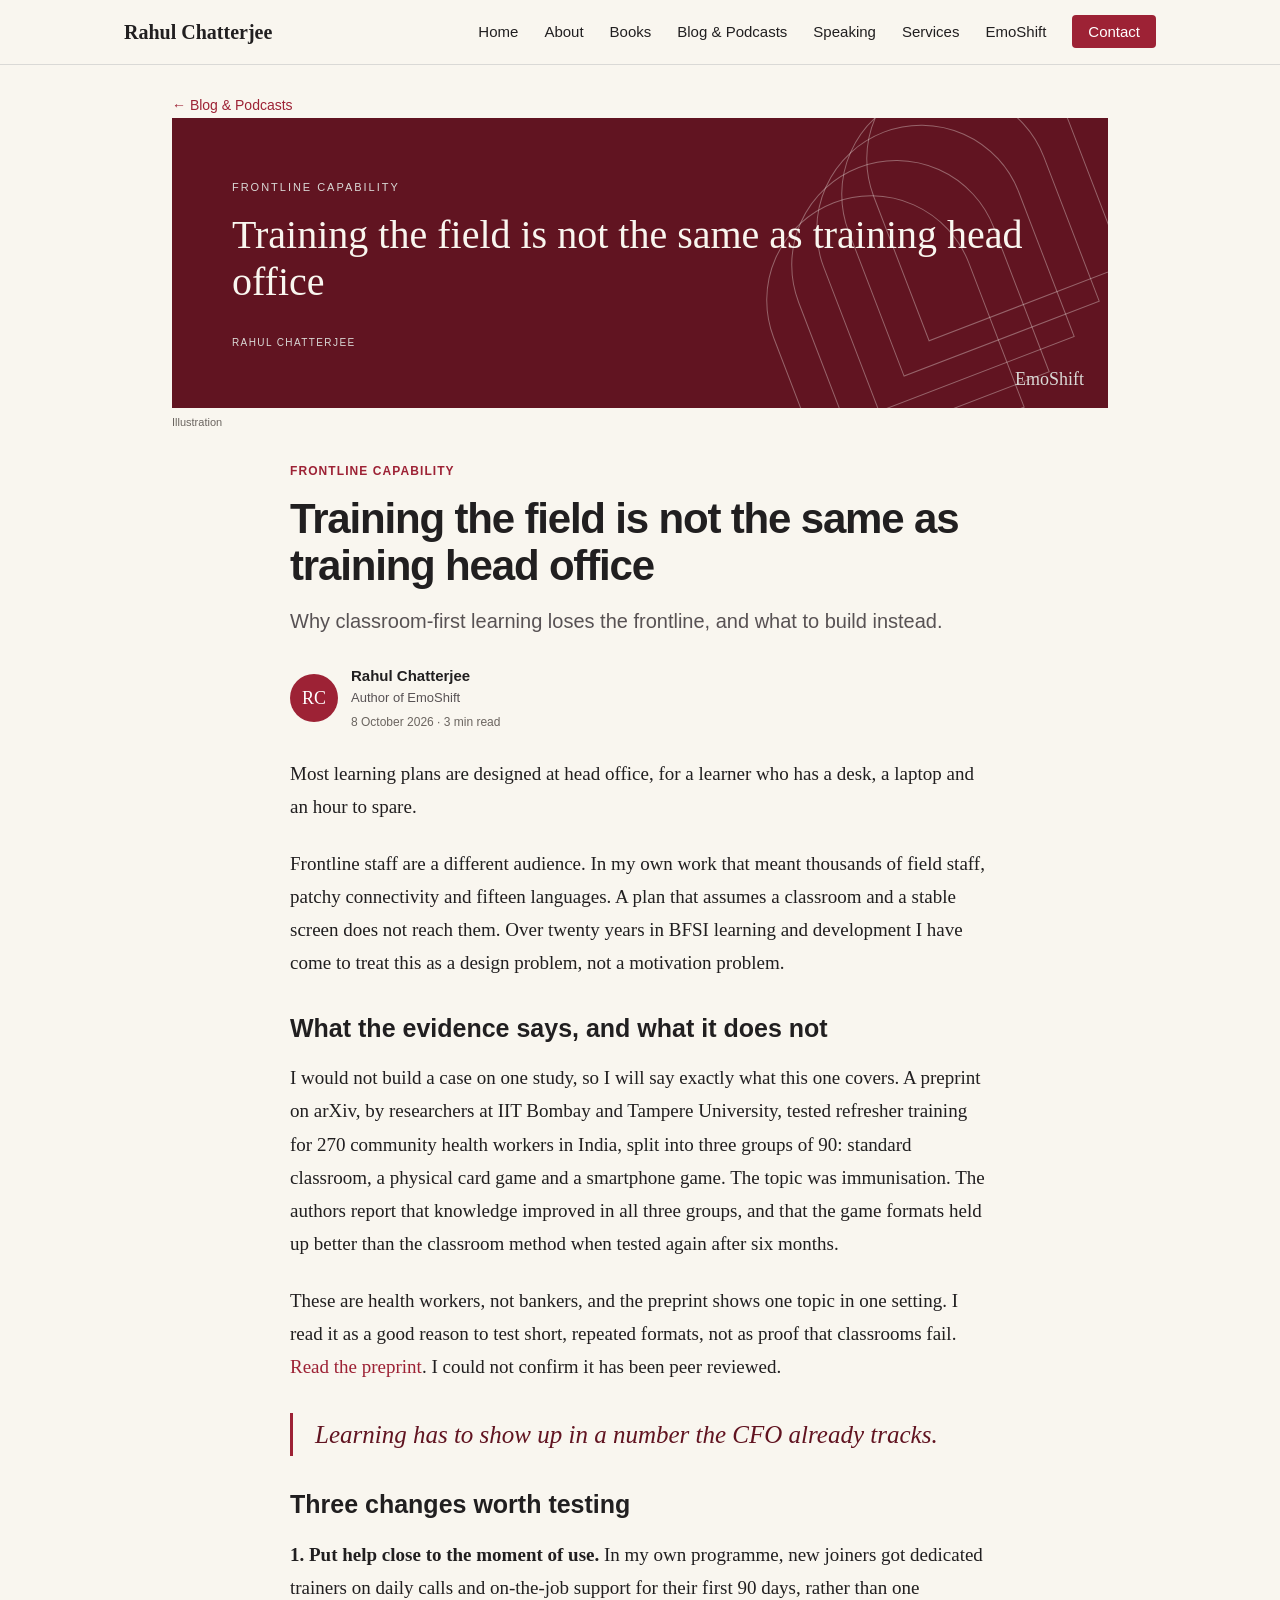
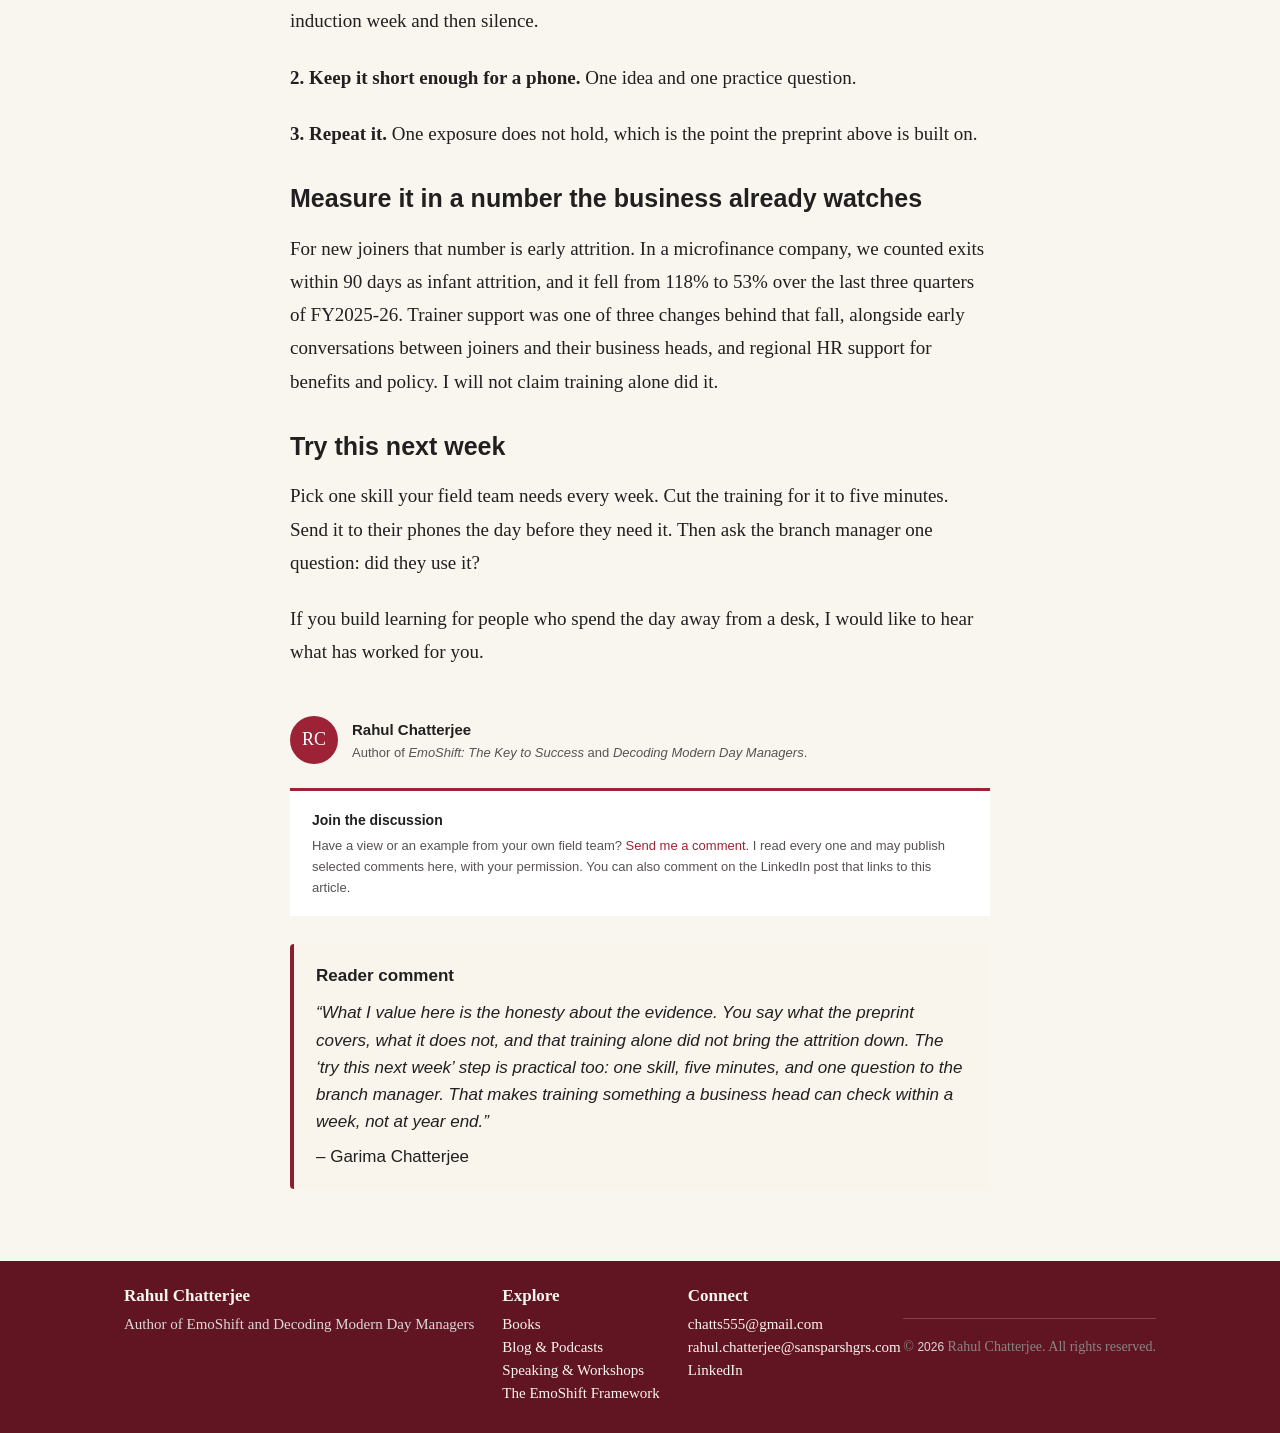
<file: articles/training-the-field.html>
<!DOCTYPE html>
<html lang="en">
<head>
<meta charset="UTF-8">
<meta name="viewport" content="width=device-width, initial-scale=1.0">
<title>Training the field is not the same as training head office - Rahul Chatterjee</title>
<meta name="description" content="Why classroom-first learning loses the frontline, and what to build instead.">
<link rel="canonical" href="https://sansparshgrs.com/articles/training-the-field.html">
<meta property="og:type" content="article">
<meta property="og:title" content="Training the field is not the same as training head office">
<meta property="og:description" content="Why classroom-first learning loses the frontline, and what to build instead.">
<meta property="og:url" content="https://sansparshgrs.com/articles/training-the-field.html">
<meta name="author" content="Rahul Chatterjee">
<link rel="stylesheet" href="../css/style.css">
<link rel="stylesheet" href="../css/article.css">
</head>
<body class="article-page">
<header class="site-nav">
  <div class="wrap nav-inner">
    <a class="nav-brand" href="../index.html">Rahul Chatterjee</a>
    <button class="nav-toggle" aria-label="Menu">&#9776;</button>
    <ul class="nav-links">
      <li><a href="../index.html">Home</a></li>
      <li><a href="../about.html">About</a></li>
      <li><a href="../books.html">Books</a></li>
      <li><a href="../blog.html" >Blog &amp; Podcasts</a></li>
      <li><a href="../speaking.html">Speaking</a></li>
      <li><a href="../services.html">Services</a></li>
      <li><a href="../emoshift.html">EmoShift</a></li>
      <li><a class="cta-nav" href="../contact.html">Contact</a></li>
    </ul>
  </div>
</header>
<main class="article-main">
<a class="back" href="../blog.html">&larr; Blog &amp; Podcasts</a>
<div class="cover"><div class="cover-lines"><i></i><i></i><i></i><i></i><i></i></div><div class="cover-copy"><span>FRONTLINE CAPABILITY</span><strong>Training the field is not the same as training head office</strong><small>RAHUL CHATTERJEE</small></div><div class="cover-mark">EmoShift</div></div>
<p class="cover-caption">Illustration</p>
<div class="article-content">
<div class="topic">Frontline capability</div>
<h1 class="article-title">Training the field is not the same as training head office</h1>
<p class="subtitle">Why classroom-first learning loses the frontline, and what to build instead.</p>
<div class="byline"><div class="avatar">RC</div><div><strong>Rahul Chatterjee</strong><span>Author of EmoShift</span><small>8 October 2026 &middot; 3 min read</small></div></div>
<div class="prose">
<p>Most learning plans are designed at head office, for a learner who has a desk, a laptop and an hour to spare.</p>
<p>Frontline staff are a different audience. In my own work that meant thousands of field staff, patchy connectivity and fifteen languages. A plan that assumes a classroom and a stable screen does not reach them. Over twenty years in BFSI learning and development I have come to treat this as a design problem, not a motivation problem.</p>
<h2>What the evidence says, and what it does not</h2>
<p>I would not build a case on one study, so I will say exactly what this one covers. A preprint on arXiv, by researchers at IIT Bombay and Tampere University, tested refresher training for 270 community health workers in India, split into three groups of 90: standard classroom, a physical card game and a smartphone game. The topic was immunisation. The authors report that knowledge improved in all three groups, and that the game formats held up better than the classroom method when tested again after six months.</p>
<p>These are health workers, not bankers, and the preprint shows one topic in one setting. I read it as a good reason to test short, repeated formats, not as proof that classrooms fail. <a href="https://arxiv.org/abs/2604.17638" rel="noopener">Read the preprint</a>. I could not confirm it has been peer reviewed.</p>
<div class="article-quote">Learning has to show up in a number the CFO already tracks.</div>
<h2>Three changes worth testing</h2>
<p><strong>1. Put help close to the moment of use.</strong> In my own programme, new joiners got dedicated trainers on daily calls and on-the-job support for their first 90 days, rather than one induction week and then silence.</p>
<p><strong>2. Keep it short enough for a phone.</strong> One idea and one practice question.</p>
<p><strong>3. Repeat it.</strong> One exposure does not hold, which is the point the preprint above is built on.</p>
<h2>Measure it in a number the business already watches</h2>
<p>For new joiners that number is early attrition. In a microfinance company, we counted exits within 90 days as infant attrition, and it fell from 118% to 53% over the last three quarters of FY2025-26. Trainer support was one of three changes behind that fall, alongside early conversations between joiners and their business heads, and regional HR support for benefits and policy. I will not claim training alone did it.</p>
<h2>Try this next week</h2>
<p>Pick one skill your field team needs every week. Cut the training for it to five minutes. Send it to their phones the day before they need it. Then ask the branch manager one question: did they use it?</p>
<p>If you build learning for people who spend the day away from a desk, I would like to hear what has worked for you.</p>
</div>
<div class="author-end"><div class="avatar">RC</div><div><strong>Rahul Chatterjee</strong><p>Author of <em>EmoShift: The Key to Success</em> and <em>Decoding Modern Day Managers</em>.</p></div></div>
<div class="discussion"><strong>Join the discussion</strong><p>Have a view or an example from your own field team? <a href="mailto:chatts555@gmail.com?subject=Comment%20on%20%22Training%20the%20field%20is%20not%20the%20same%20as%20training%20head%20office%22">Send me a comment</a>. I read every one and may publish selected comments here, with your permission. You can also comment on the LinkedIn post that links to this article.</p></div>
<div class="reader-comment" style="margin:28px 0;padding:18px 22px;border-left:4px solid #8b1e2d;background:#faf5ec;border-radius:4px"><strong>Reader comment</strong><p style="margin:10px 0 8px;font-style:italic">&ldquo;What I value here is the honesty about the evidence. You say what the preprint covers, what it does not, and that training alone did not bring the attrition down. The &lsquo;try this next week&rsquo; step is practical too: one skill, five minutes, and one question to the branch manager. That makes training something a business head can check within a week, not at year end.&rdquo;</p><p style="margin:0">&ndash; Garima Chatterjee</p></div>
</div>
</main>
<footer>
  <div class="wrap">
    <div class="footer-grid">
      <div>
        <h4>Rahul Chatterjee</h4>
        <ul>
          <li>Author of EmoShift and Decoding Modern Day Managers</li>
        </ul>
      </div>
      <div>
        <h4>Explore</h4>
        <ul>
          <li><a href="../books.html">Books</a></li>
          <li><a href="../blog.html">Blog &amp; Podcasts</a></li>
          <li><a href="../speaking.html">Speaking &amp; Workshops</a></li>
          <li><a href="../emoshift.html">The EmoShift Framework</a></li>
        </ul>
      </div>
      <div>
        <h4>Connect</h4>
        <ul>
          <li><a href="mailto:chatts555@gmail.com">chatts555@gmail.com</a></li>
          <li><a href="https://www.linkedin.com/in/rahul-chatterjee-5b00b728" rel="noopener">LinkedIn</a></li>
        </ul>
      </div>
    </div>
    <div class="footer-bottom">&copy; <span id="year">2026</span> Rahul Chatterjee. All rights reserved.</div>
  </div>
</footer>

<script src="../js/main.js"></script>
</body>
</html>
</file>
<file: css/style.css>
/* Rahul Chatterjee - personal site
   Palette (Stanford leadership landing style):
   cream #F9F6EF, near-black #211F20, cardinal #9D2235, maroon #611421,
   warm grays #DAD9D6 / #8B8681 */
:root{
  --cream:#F9F6EF; --ink:#211F20; --cardinal:#9D2235; --maroon:#611421;
  --gray:#8B8681; --gray-light:#DAD9D6; --white:#FFFFFF;
  --serif:Georgia,'Times New Roman',Charter,serif;
  --sans:-apple-system,BlinkMacSystemFont,'Segoe UI',Roboto,Helvetica,Arial,sans-serif;
}
*{margin:0;padding:0;box-sizing:border-box}
html{scroll-behavior:smooth}
body{font-family:var(--sans);background:var(--cream);color:var(--ink);line-height:1.6;font-size:17px}
img{max-width:100%;display:block}
a{color:var(--cardinal);text-decoration:none}
a:hover{text-decoration:underline}
h1,h2,h3{font-family:var(--serif);line-height:1.15;font-weight:700}
.wrap{max-width:1080px;margin:0 auto;padding:0 24px}
.section{padding:72px 0}
.section-tight{padding:48px 0}
.eyebrow{font-family:var(--sans);font-size:13px;letter-spacing:.16em;text-transform:uppercase;color:var(--gray);margin-bottom:14px;font-weight:600}
.hero .eyebrow,.band-dark .eyebrow{color:var(--gray-light)}

/* Nav */
header.site-nav{background:var(--cream);border-bottom:1px solid var(--gray-light);position:sticky;top:0;z-index:50}
.nav-inner{display:flex;align-items:center;justify-content:space-between;height:64px}
.nav-brand{font-family:var(--serif);font-size:20px;font-weight:700;color:var(--ink)}
.nav-brand:hover{text-decoration:none}
.nav-links{display:flex;gap:26px;list-style:none;align-items:center}
.nav-links a{color:var(--ink);font-size:15px;font-weight:500}
.nav-links a.active{color:var(--cardinal);border-bottom:2px solid var(--cardinal);padding-bottom:2px}
.nav-links a.cta-nav{background:var(--cardinal);color:var(--white);padding:8px 16px;border-radius:4px}
.nav-links a.cta-nav:hover{background:var(--maroon);text-decoration:none}
.nav-toggle{display:none;background:none;border:0;font-size:26px;color:var(--ink);cursor:pointer}
@media(max-width:820px){
  .nav-toggle{display:block}
  .nav-links{display:none;position:absolute;top:64px;left:0;right:0;background:var(--cream);flex-direction:column;align-items:flex-start;padding:18px 24px;gap:16px;border-bottom:1px solid var(--gray-light)}
  .nav-links.open{display:flex}
}

/* Hero */
.hero{background:var(--maroon);color:var(--cream);padding:96px 0}
.hero h1{font-size:clamp(34px,5vw,56px);max-width:16ch;margin-bottom:20px;color:var(--cream)}
.hero p.lede{font-size:19px;max-width:56ch;color:var(--gray-light);margin-bottom:32px}
.btn{display:inline-block;background:var(--cardinal);color:var(--white);padding:13px 26px;border-radius:4px;font-weight:600;font-size:16px;border:0;cursor:pointer}
.btn:hover{background:#7f1b2b;text-decoration:none}
.btn-ghost{display:inline-block;border:1px solid var(--cream);color:var(--cream);padding:12px 25px;border-radius:4px;font-weight:600;margin-left:12px}
.btn-ghost:hover{background:rgba(255,255,255,.1);text-decoration:none}
.btn-outline{border:1px solid var(--cardinal);color:var(--cardinal);background:transparent;padding:11px 22px;border-radius:4px;font-weight:600;display:inline-block}
.btn-outline:hover{background:var(--cardinal);color:var(--white);text-decoration:none}

/* Cards */
.cards{display:grid;gap:28px}
.cards-2{grid-template-columns:repeat(2,1fr)}
.cards-3{grid-template-columns:repeat(3,1fr)}
@media(max-width:820px){.cards-2,.cards-3{grid-template-columns:1fr}}
.card{background:var(--white);border:1px solid var(--gray-light);border-radius:6px;padding:28px;display:flex;flex-direction:column}
.card h3{margin-bottom:10px;font-size:22px}
.card p{color:#4a4748;flex:1}
.card .card-link{margin-top:16px;font-weight:600}
.card img.card-img{border-radius:4px;margin-bottom:18px;aspect-ratio:4/3;object-fit:cover;width:100%}
.book-card{display:flex;gap:22px;align-items:flex-start}
.book-card img{width:130px;flex-shrink:0;border-radius:4px;box-shadow:0 4px 14px rgba(33,31,32,.18)}
.book-card .meta{font-size:14px;color:var(--gray);margin:6px 0 12px}
@media(max-width:520px){.book-card{flex-direction:column}}

/* Flagship band */
.flagship{background:var(--white);border-top:6px solid var(--cardinal)}
.flagship .wrap{display:grid;grid-template-columns:220px 1fr;gap:44px;align-items:center}
.flagship img{border-radius:4px;box-shadow:0 8px 24px rgba(33,31,32,.22)}
@media(max-width:720px){.flagship .wrap{grid-template-columns:1fr}.flagship img{max-width:200px}}

/* Stats */
.stats{background:var(--maroon);color:var(--cream)}
.stats .cards-3{text-align:center}
.stat .num{font-family:var(--serif);font-size:44px;font-weight:700;color:var(--cream)}
.stat .lbl{color:var(--gray-light);font-size:15px;margin-top:6px}

/* Split (image + text) */
.split{display:grid;grid-template-columns:280px 1fr;gap:44px;align-items:center}
.split img{border-radius:6px}
@media(max-width:720px){.split{grid-template-columns:1fr}.split img{max-width:260px}}

/* Page hero (interior pages) */
.page-hero{background:var(--maroon);color:var(--cream);padding:64px 0}
.page-hero h1{font-size:clamp(30px,4vw,44px);color:var(--cream)}
.page-hero p{color:var(--gray-light);max-width:60ch;margin-top:12px}

/* Lists */
.clean-list{list-style:none}
.clean-list li{padding:14px 0;border-bottom:1px solid var(--gray-light)}
.clean-list li:last-child{border-bottom:0}
.tag{display:inline-block;font-size:12px;letter-spacing:.08em;text-transform:uppercase;color:var(--cardinal);border:1px solid var(--cardinal);border-radius:20px;padding:3px 12px;margin-bottom:10px;font-weight:600}
.date{font-size:14px;color:var(--gray)}

/* Forms */
form.enquiry{display:grid;gap:16px;max-width:560px}
form.enquiry label{font-weight:600;font-size:15px}
form.enquiry input,form.enquiry textarea,form.enquiry select{width:100%;padding:11px 13px;border:1px solid var(--gray-light);border-radius:4px;background:var(--white);font-family:var(--sans);font-size:16px;color:var(--ink)}
form.enquiry input:focus,form.enquiry textarea:focus{outline:2px solid var(--cardinal);outline-offset:0;border-color:var(--cardinal)}

/* Gallery */
.gallery{display:grid;grid-template-columns:repeat(3,1fr);gap:18px}
.gallery img{border-radius:6px;aspect-ratio:4/3;object-fit:cover;width:100%}
@media(max-width:720px){.gallery{grid-template-columns:1fr}}

/* Notice / scaffold note */
.note{background:#fff;border-left:4px solid var(--cardinal);padding:16px 20px;border-radius:0 6px 6px 0;color:#4a4748;font-size:15px}

/* Footer */
footer{background:var(--maroon);color:var(--gray-light);padding:48px 0 32px;margin-top:0}
footer a{color:var(--cream)}
.footer-grid{display:flex;justify-content:space-between;flex-wrap:wrap;gap:28px}
.footer-grid h4{font-family:var(--serif);color:var(--cream);margin-bottom:10px;font-size:17px}
.footer-grid ul{list-style:none}
.footer-grid li{margin-bottom:6px;font-size:15px}
.footer-bottom{margin-top:32px;padding-top:20px;border-top:1px solid rgba(249,246,239,.2);font-size:14px;color:var(--gray)}
</file>
<file: css/article.css>
/* Approved article layout. Load after style.css on article pages only. */
.article-page header.site-nav{position:static}.article-page .article-main{max-width:1000px;margin:0 auto;padding:26px 32px 44px}.article-page .back{font-size:14px;color:#9D2235;margin-bottom:22px}.article-page .cover{position:relative;overflow:hidden;height:290px;background:#611421;color:#F9F6EF;display:flex;align-items:center;padding:42px 60px}.article-page .cover-copy{position:relative;z-index:1}.article-page .cover-copy span{font-size:11px;letter-spacing:.18em;color:#DAD9D6}.article-page .cover-copy strong{display:block;font:40px/1.16 Georgia,serif;margin:13px 0 22px}.article-page .cover-copy small{font-size:10px;letter-spacing:.14em;color:#DAD9D6}.article-page .cover-lines{position:absolute;right:-26px;top:0;width:400px;height:340px;transform:rotate(-21deg)}.article-page .cover-lines i{position:absolute;width:210px;height:260px;border:1px solid rgba(249,246,239,.35);border-radius:105px 105px 0 0;top:54px;left:32px}.article-page .cover-lines i:nth-child(2){left:68px;top:30px}.article-page .cover-lines i:nth-child(3){left:104px;top:6px}.article-page .cover-lines i:nth-child(4){left:140px;top:-18px}.article-page .cover-lines i:nth-child(5){left:176px;top:-42px}.article-page .cover-mark{position:absolute;right:24px;bottom:18px;font:18px Georgia,serif;color:#DAD9D6}.article-page .cover-caption{font-size:11px;color:#6b6560;margin:6px 0 30px}.article-page .article-content{max-width:700px;margin:0 auto}.article-page .topic{color:#9D2235;font-size:12px;letter-spacing:.09em;font-weight:600;text-transform:uppercase;margin-bottom:14px}.article-page .article-title{font-family:var(--sans);font-size:42px;line-height:1.12;letter-spacing:-.028em;font-weight:700;margin-bottom:18px}.article-page .subtitle{font-size:20px;color:#585254;line-height:1.45;margin-bottom:28px}.article-page .byline{display:flex;gap:13px;align-items:center;margin-bottom:25px}.article-page .avatar{display:flex;align-items:center;justify-content:center;width:48px;height:48px;flex-shrink:0;border-radius:50%;background:#9D2235;color:#fff;font:18px Georgia,serif}.article-page .byline strong{display:block;font-size:15px}.article-page .byline span{display:block;font-size:13px;color:#585254}.article-page .byline small{display:block;font-size:12px;color:#6b6560;margin-top:4px}.article-page .reading-bar{border-top:1px solid #DAD9D6;border-bottom:1px solid #DAD9D6;padding:12px 0;display:flex;justify-content:space-between;font-size:11px;letter-spacing:.05em;color:#6b6560;margin-bottom:28px}.article-page .prose{font:19px/1.75 Georgia,serif}.article-page .prose p{margin-bottom:23px}.article-page .prose h2{font-family:var(--sans);font-size:25px;line-height:1.3;margin:32px 0 17px}.article-page .article-quote{border-left:3px solid #9D2235;padding:4px 0 4px 22px;font:italic 25px/1.4 Georgia,serif;margin:30px 0;color:#611421}.article-page .excerpt-end{font-size:12px;color:#6b6560;border-bottom:1px solid #DAD9D6;padding:0 0 22px;margin-top:10px}.article-page .author-end{display:flex;align-items:center;gap:14px;padding:24px 0}.article-page .author-end strong{font-size:15px}.article-page .author-end p{font-size:13px;color:#585254}.article-page .discussion{background:white;border-top:3px solid #9D2235;padding:18px 22px;font-size:14px}.article-page .discussion p{font-size:13px;color:#585254;margin-top:5px}.article-page footer{padding:25px 0}.article-page footer .wrap{display:flex;justify-content:space-between;font:18px Georgia,serif}.article-page footer span{font:12px var(--sans);color:#DAD9D6}
@media(max-width:600px){.article-page .article-main{padding:20px 20px 32px}.article-page .back{font-size:12px;margin-bottom:18px}.article-page .cover{height:210px;padding:27px 24px}.article-page .cover-copy strong{font-size:29px;margin:12px 0 17px}.article-page .cover-copy span,.article-page .cover-copy small{font-size:9px}.article-page .cover-lines{right:-215px;opacity:.6}.article-page .cover-caption{margin-bottom:25px;font-size:10px}.article-page .article-title{font-size:32px;line-height:1.15}.article-page .subtitle{font-size:18px;margin-bottom:24px}.article-page .prose{font-size:18px;line-height:1.72}.article-page .prose h2{font-size:23px}.article-page .article-quote{font-size:23px;padding-left:18px}.article-page .reading-bar{font-size:10px}.article-page .discussion{padding:16px}.article-page footer .wrap{padding:0 20px}.article-page .nav-brand{font-size:19px}}
</file>
